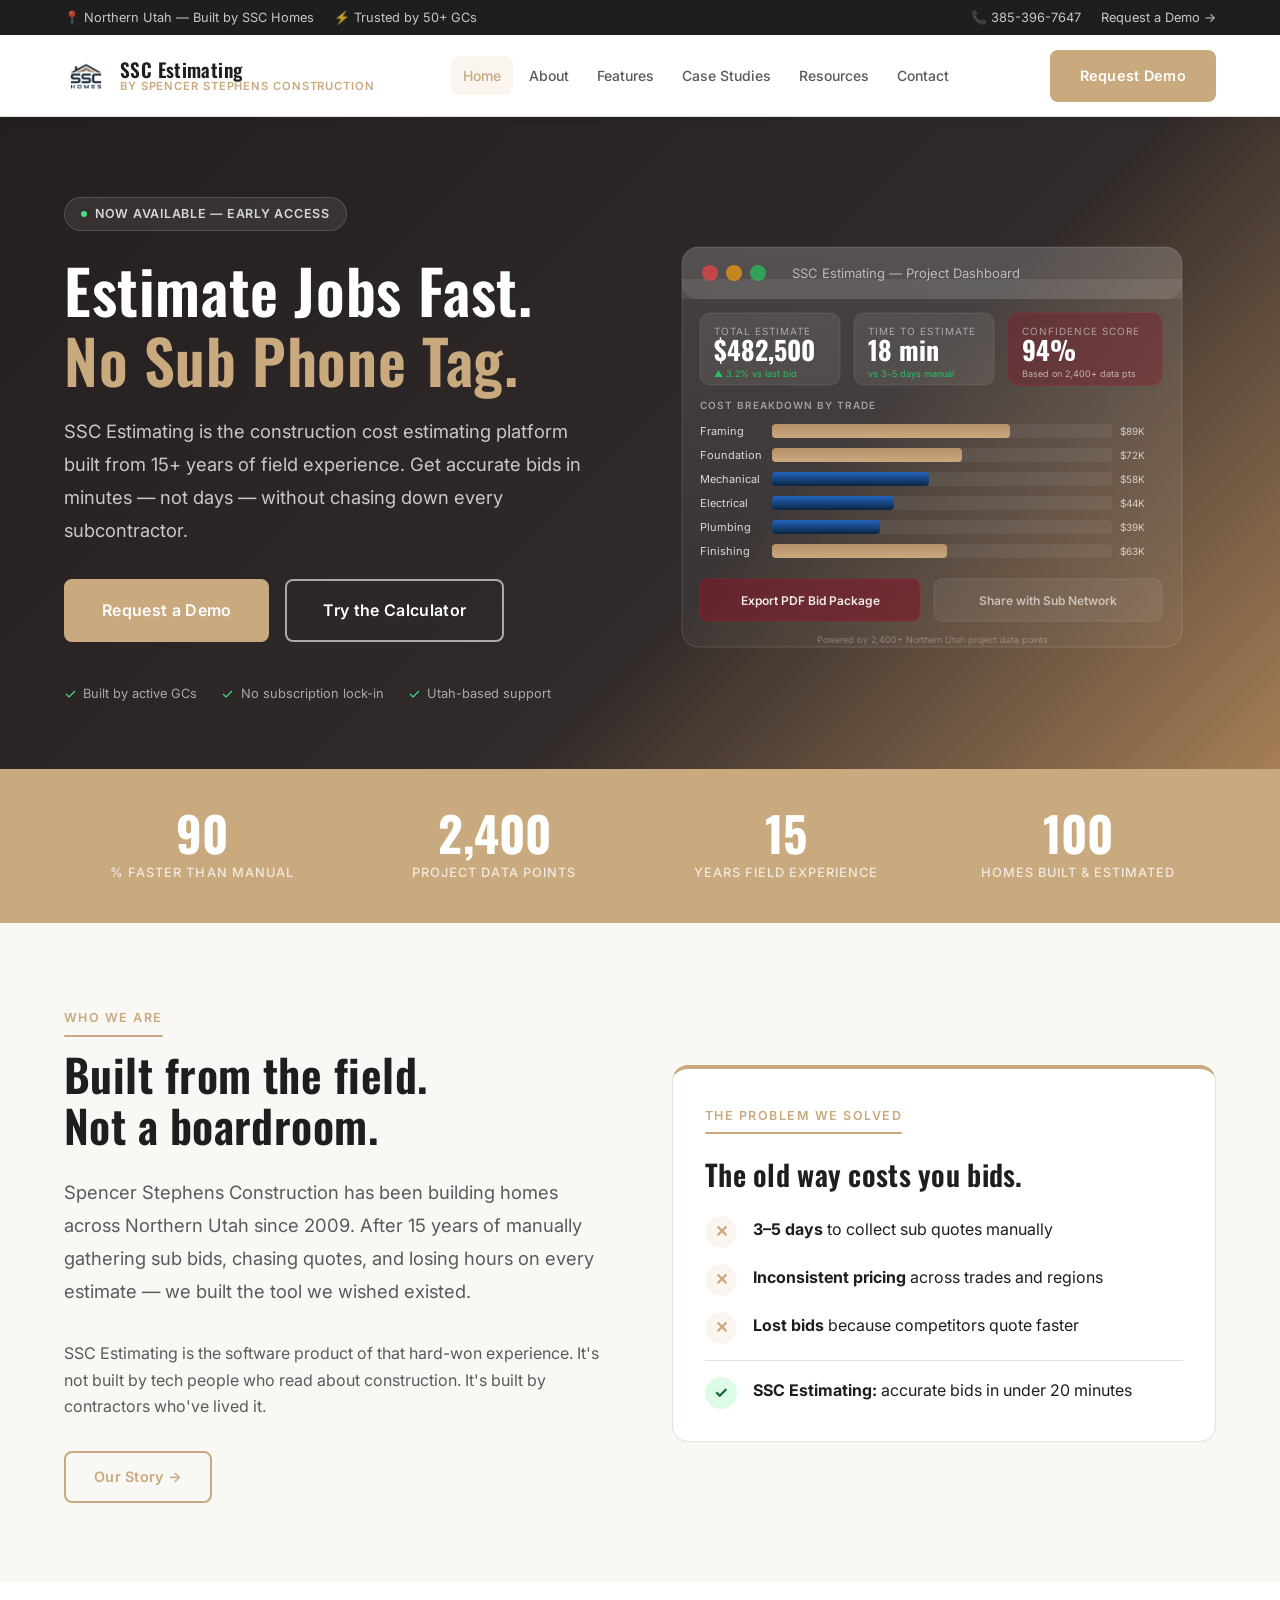
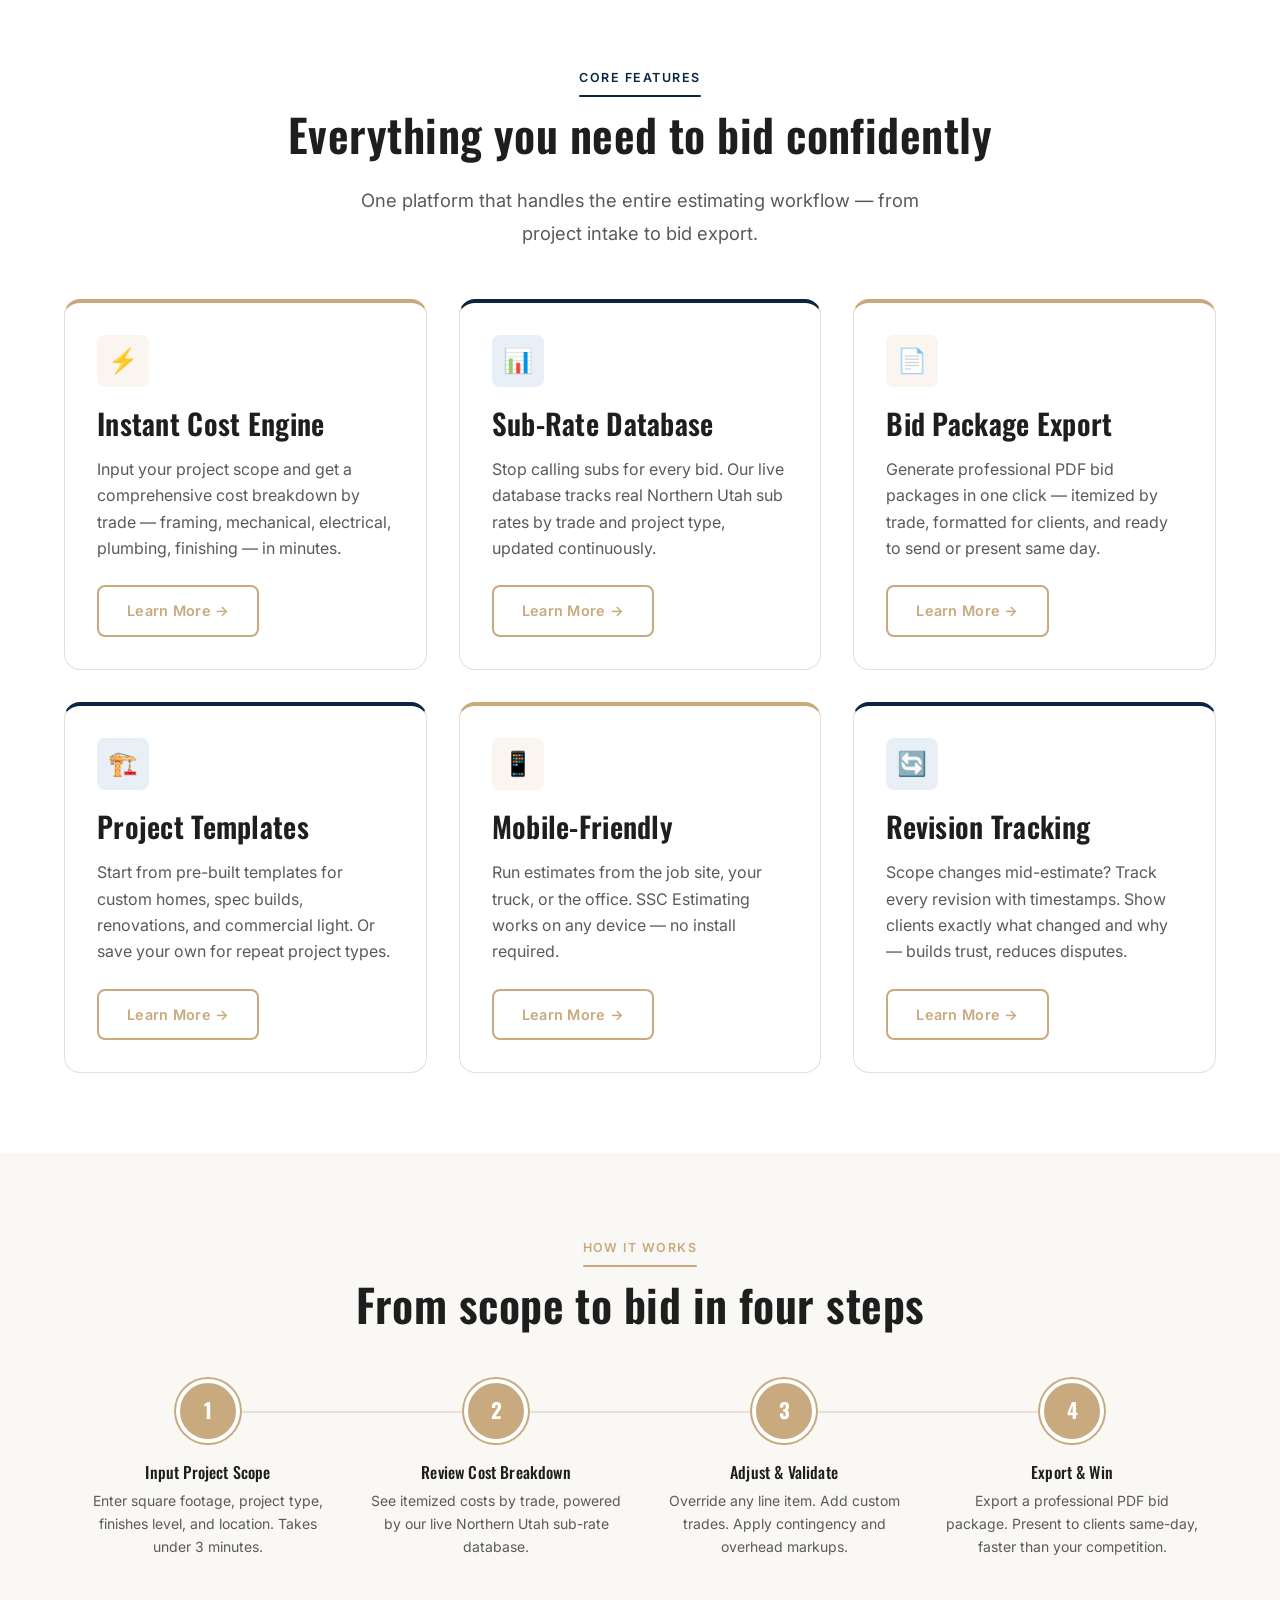
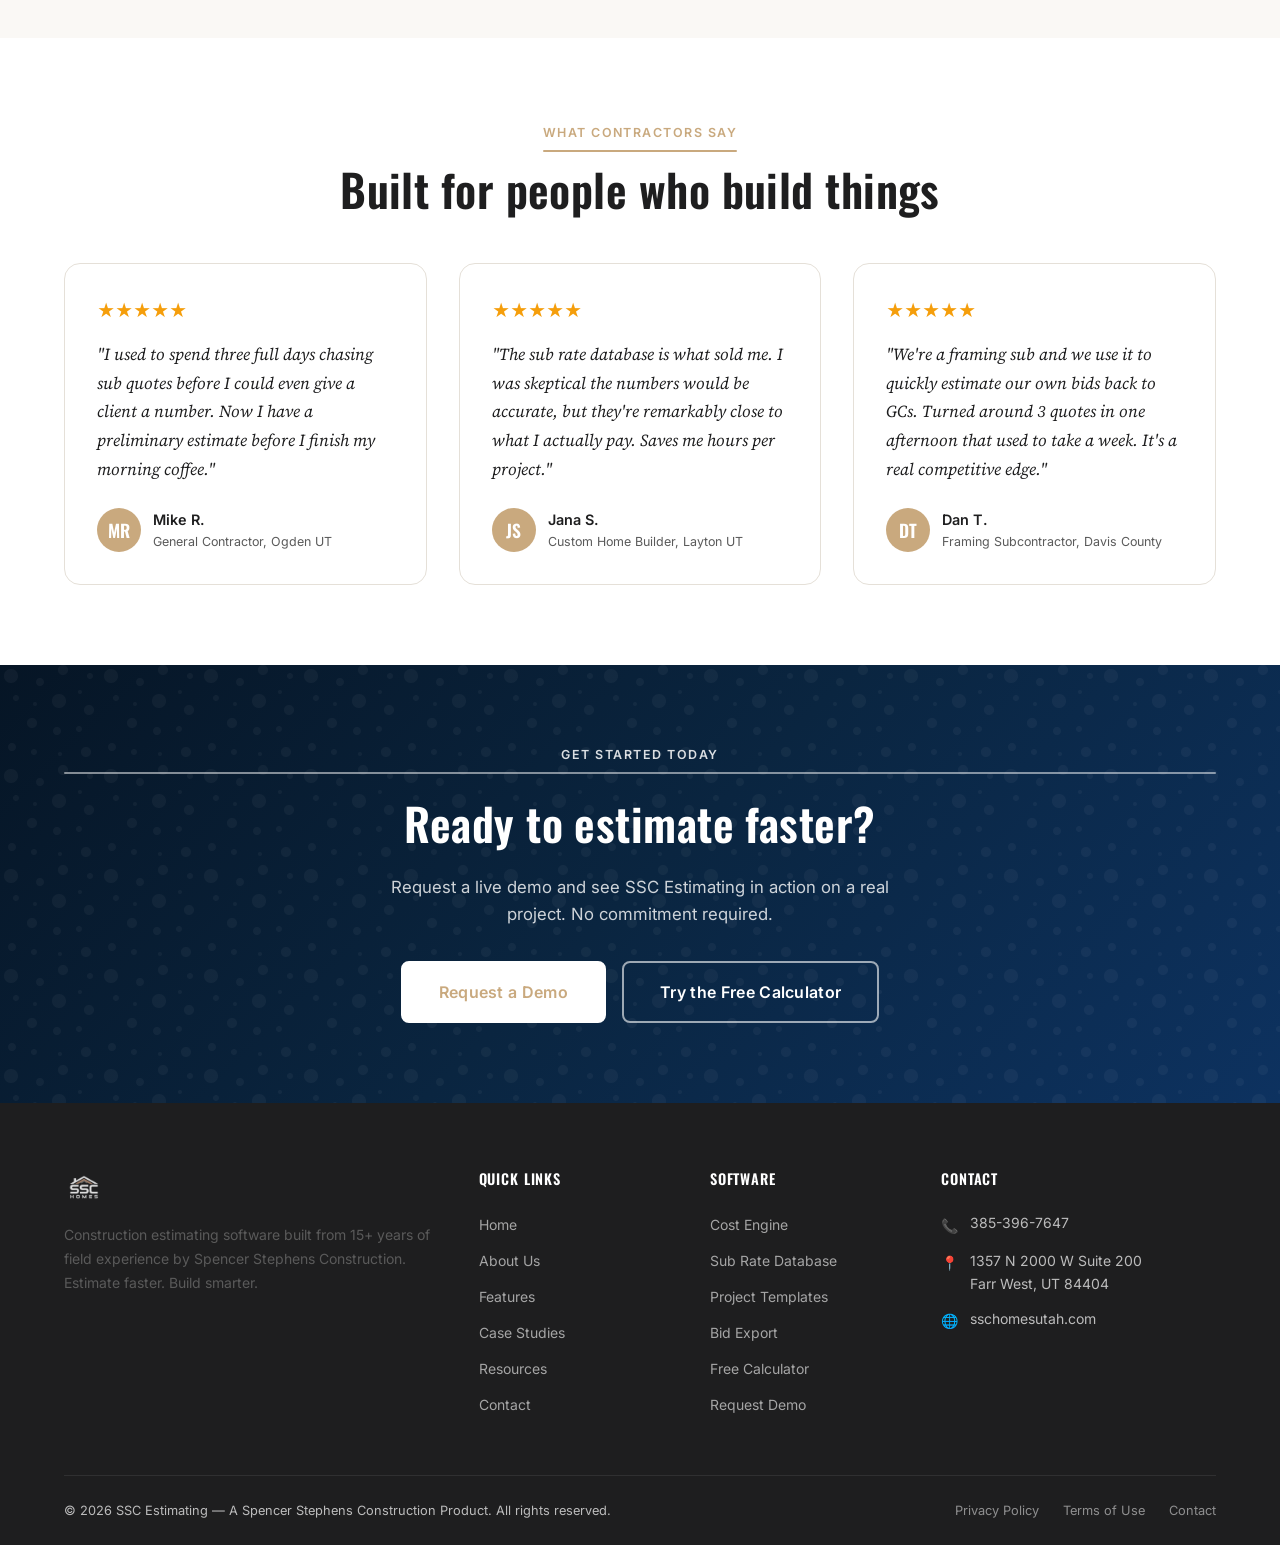
<file: index.html>
<!DOCTYPE html>
<html lang="en">
<head>
  <meta charset="UTF-8" />
  <meta name="viewport" content="width=device-width, initial-scale=1.0" />
  <title>SSC Estimating — Construction Estimating Software for GCs & Subs</title>
  <meta name="description" content="SSC Estimating delivers automated construction cost estimating software built by contractors, for contractors. Estimate jobs in minutes — no sub phone tag required." />
  <meta property="og:title" content="SSC Estimating — Estimate Faster. Build Smarter." />
  <meta property="og:description" content="Automated construction estimating software for general contractors and subcontractors. Built on 15+ years of field experience." />
  <meta property="og:type" content="website" />
  <meta property="og:image" content="images/logo-white-bg.png" />
  <link rel="canonical" href="https://sscestimating.com/" />
  <link rel="stylesheet" href="css/style.css" />
</head>
<body>
  <a href="#main-content" class="skip-link">Skip to main content</a>

  <!-- Top Bar -->
  <div class="top-bar">
    <div class="container">
      <div class="top-bar-left">
        <span class="top-bar-item">📍 Northern Utah — Built by SSC Homes</span>
        <span class="top-bar-item">⚡ Trusted by 50+ GCs</span>
      </div>
      <div class="top-bar-right">
        <a href="tel:3853967647" class="top-bar-item">📞 385-396-7647</a>
        <a href="contact.html" class="top-bar-item">Request a Demo →</a>
      </div>
    </div>
  </div>

  <!-- Navigation -->
  <nav class="nav" role="navigation" aria-label="Main navigation">
    <div class="nav-inner">
      <a href="index.html" class="nav-logo" aria-label="SSC Estimating home">
        <img src="images/logo-white-bg.png" alt="SSC Estimating logo" />
        <div class="nav-logo-text">
          <span class="nav-logo-title">SSC Estimating</span>
          <span class="nav-logo-sub">by Spencer Stephens Construction</span>
        </div>
      </a>
      <div class="nav-links" role="list">
        <a href="index.html" class="active" role="listitem">Home</a>
        <a href="about.html" role="listitem">About</a>
        <a href="services.html" role="listitem">Features</a>
        <a href="gallery.html" role="listitem">Case Studies</a>
        <a href="resources.html" role="listitem">Resources</a>
        <a href="contact.html" role="listitem">Contact</a>
      </div>
      <a href="contact.html" class="btn btn-primary nav-cta">Request Demo</a>
      <button class="hamburger" aria-label="Open menu" aria-expanded="false" id="hamburger">
        <span></span><span></span><span></span>
      </button>
    </div>
  </nav>

  <!-- Mobile Nav -->
  <div class="mobile-nav" id="mobileNav" role="dialog" aria-label="Mobile navigation">
    <button class="mobile-nav-close" id="mobileNavClose" aria-label="Close menu">✕</button>
    <a href="index.html">Home</a>
    <a href="about.html">About</a>
    <a href="services.html">Features</a>
    <a href="gallery.html">Case Studies</a>
    <a href="resources.html">Resources</a>
    <a href="contact.html">Contact</a>
    <a href="contact.html" class="btn btn-primary mt-3">Request Demo</a>
  </div>

  <main id="main-content">

    <!-- Hero -->
    <section class="hero">
      <div class="container">
        <div class="hero-inner">
          <div class="hero-content">
            <div class="hero-badge">
              <span class="hero-badge-dot"></span>
              Now Available — Early Access
            </div>
            <h1>Estimate Jobs Fast.<br /><span>No Sub Phone Tag.</span></h1>
            <p class="lead">SSC Estimating is the construction cost estimating platform built from 15+ years of field experience. Get accurate bids in minutes — not days — without chasing down every subcontractor.</p>
            <div class="hero-actions">
              <a href="contact.html" class="btn btn-primary btn-lg">Request a Demo</a>
              <a href="resources.html" class="btn btn-outline-white btn-lg">Try the Calculator</a>
            </div>
            <div class="hero-trust">
              <span class="trust-item"><span class="trust-icon">✓</span> Built by active GCs</span>
              <span class="trust-item"><span class="trust-icon">✓</span> No subscription lock-in</span>
              <span class="trust-item"><span class="trust-icon">✓</span> Utah-based support</span>
            </div>
          </div>
          <div class="hero-illustration" aria-hidden="true">
            <!-- SVG: Estimating Dashboard Diagram -->
            <svg viewBox="0 0 520 420" xmlns="http://www.w3.org/2000/svg" style="width:100%;max-width:520px;">
              <defs>
                <linearGradient id="cardGrad" x1="0" y1="0" x2="0" y2="1">
                  <stop offset="0%" stop-color="#ffffff" stop-opacity="0.12"/>
                  <stop offset="100%" stop-color="#ffffff" stop-opacity="0.04"/>
                </linearGradient>
                <linearGradient id="barGrad" x1="0" y1="0" x2="0" y2="1">
                  <stop offset="0%" stop-color="#B8906A"/>
                  <stop offset="100%" stop-color="#C9A97E"/>
                </linearGradient>
                <linearGradient id="barGrad2" x1="0" y1="0" x2="0" y2="1">
                  <stop offset="0%" stop-color="#2563c0"/>
                  <stop offset="100%" stop-color="#0A2540"/>
                </linearGradient>
              </defs>

              <!-- Main dashboard card -->
              <rect x="10" y="10" width="500" height="400" rx="16" fill="url(#cardGrad)" stroke="rgba(255,255,255,0.15)" stroke-width="1"/>

              <!-- Header bar -->
              <rect x="10" y="10" width="500" height="52" rx="16" fill="rgba(255,255,255,0.08)"/>
              <rect x="10" y="42" width="500" height="20" fill="rgba(255,255,255,0.08)"/>
              <circle cx="38" cy="36" r="8" fill="#ef4444" opacity="0.7"/>
              <circle cx="62" cy="36" r="8" fill="#f59e0b" opacity="0.7"/>
              <circle cx="86" cy="36" r="8" fill="#22c55e" opacity="0.7"/>
              <text x="120" y="41" font-family="Inter,sans-serif" font-size="13" fill="rgba(255,255,255,0.6)">SSC Estimating — Project Dashboard</text>

              <!-- Estimate summary boxes -->
              <rect x="28" y="76" width="140" height="72" rx="10" fill="rgba(255,255,255,0.08)" stroke="rgba(255,255,255,0.1)" stroke-width="1"/>
              <text x="42" y="98" font-family="Inter,sans-serif" font-size="10" fill="rgba(255,255,255,0.5)" letter-spacing="1">TOTAL ESTIMATE</text>
              <text x="42" y="124" font-family="Oswald,sans-serif" font-size="26" font-weight="700" fill="#ffffff">$482,500</text>
              <text x="42" y="140" font-family="Inter,sans-serif" font-size="9" fill="#22c55e">▲ 3.2% vs last bid</text>

              <rect x="182" y="76" width="140" height="72" rx="10" fill="rgba(255,255,255,0.08)" stroke="rgba(255,255,255,0.1)" stroke-width="1"/>
              <text x="196" y="98" font-family="Inter,sans-serif" font-size="10" fill="rgba(255,255,255,0.5)" letter-spacing="1">TIME TO ESTIMATE</text>
              <text x="196" y="124" font-family="Oswald,sans-serif" font-size="26" font-weight="700" fill="#ffffff">18 min</text>
              <text x="196" y="140" font-family="Inter,sans-serif" font-size="9" fill="#22c55e">vs 3–5 days manual</text>

              <rect x="336" y="76" width="154" height="72" rx="10" fill="rgba(125,26,40,0.4)" stroke="rgba(160,34,51,0.5)" stroke-width="1"/>
              <text x="350" y="98" font-family="Inter,sans-serif" font-size="10" fill="rgba(255,255,255,0.5)" letter-spacing="1">CONFIDENCE SCORE</text>
              <text x="350" y="124" font-family="Oswald,sans-serif" font-size="26" font-weight="700" fill="#ffffff">94%</text>
              <text x="350" y="140" font-family="Inter,sans-serif" font-size="9" fill="rgba(255,255,255,0.6)">Based on 2,400+ data pts</text>

              <!-- Cost breakdown bars -->
              <text x="28" y="172" font-family="Inter,sans-serif" font-size="10" font-weight="600" fill="rgba(255,255,255,0.5)" letter-spacing="1">COST BREAKDOWN BY TRADE</text>

              <!-- Framing -->
              <text x="28" y="198" font-family="Inter,sans-serif" font-size="11" fill="rgba(255,255,255,0.8)">Framing</text>
              <rect x="100" y="187" width="340" height="14" rx="4" fill="rgba(255,255,255,0.06)"/>
              <rect x="100" y="187" width="238" height="14" rx="4" fill="url(#barGrad)"/>
              <text x="448" y="198" font-family="Inter,sans-serif" font-size="10" fill="rgba(255,255,255,0.7)">$89K</text>

              <!-- Foundation -->
              <text x="28" y="222" font-family="Inter,sans-serif" font-size="11" fill="rgba(255,255,255,0.8)">Foundation</text>
              <rect x="100" y="211" width="340" height="14" rx="4" fill="rgba(255,255,255,0.06)"/>
              <rect x="100" y="211" width="190" height="14" rx="4" fill="url(#barGrad)"/>
              <text x="448" y="222" font-family="Inter,sans-serif" font-size="10" fill="rgba(255,255,255,0.7)">$72K</text>

              <!-- Mechanical -->
              <text x="28" y="246" font-family="Inter,sans-serif" font-size="11" fill="rgba(255,255,255,0.8)">Mechanical</text>
              <rect x="100" y="235" width="340" height="14" rx="4" fill="rgba(255,255,255,0.06)"/>
              <rect x="100" y="235" width="157" height="14" rx="4" fill="url(#barGrad2)"/>
              <text x="448" y="246" font-family="Inter,sans-serif" font-size="10" fill="rgba(255,255,255,0.7)">$58K</text>

              <!-- Electrical -->
              <text x="28" y="270" font-family="Inter,sans-serif" font-size="11" fill="rgba(255,255,255,0.8)">Electrical</text>
              <rect x="100" y="259" width="340" height="14" rx="4" fill="rgba(255,255,255,0.06)"/>
              <rect x="100" y="259" width="122" height="14" rx="4" fill="url(#barGrad2)"/>
              <text x="448" y="270" font-family="Inter,sans-serif" font-size="10" fill="rgba(255,255,255,0.7)">$44K</text>

              <!-- Plumbing -->
              <text x="28" y="294" font-family="Inter,sans-serif" font-size="11" fill="rgba(255,255,255,0.8)">Plumbing</text>
              <rect x="100" y="283" width="340" height="14" rx="4" fill="rgba(255,255,255,0.06)"/>
              <rect x="100" y="283" width="108" height="14" rx="4" fill="url(#barGrad2)"/>
              <text x="448" y="294" font-family="Inter,sans-serif" font-size="10" fill="rgba(255,255,255,0.7)">$39K</text>

              <!-- Finishing -->
              <text x="28" y="318" font-family="Inter,sans-serif" font-size="11" fill="rgba(255,255,255,0.8)">Finishing</text>
              <rect x="100" y="307" width="340" height="14" rx="4" fill="rgba(255,255,255,0.06)"/>
              <rect x="100" y="307" width="175" height="14" rx="4" fill="url(#barGrad)"/>
              <text x="448" y="318" font-family="Inter,sans-serif" font-size="10" fill="rgba(255,255,255,0.7)">$63K</text>

              <!-- Bottom action bar -->
              <rect x="28" y="342" width="220" height="42" rx="8" fill="rgba(125,26,40,0.6)" stroke="rgba(160,34,51,0.5)" stroke-width="1"/>
              <text x="138" y="368" font-family="Inter,sans-serif" font-size="12" font-weight="600" fill="rgba(255,255,255,0.9)" text-anchor="middle">Export PDF Bid Package</text>

              <rect x="262" y="342" width="228" height="42" rx="8" fill="rgba(255,255,255,0.06)" stroke="rgba(255,255,255,0.1)" stroke-width="1"/>
              <text x="376" y="368" font-family="Inter,sans-serif" font-size="12" font-weight="600" fill="rgba(255,255,255,0.6)" text-anchor="middle">Share with Sub Network</text>

              <!-- Data points label -->
              <text x="260" y="406" font-family="Inter,sans-serif" font-size="9" fill="rgba(255,255,255,0.3)" text-anchor="middle">Powered by 2,400+ Northern Utah project data points</text>
            </svg>
          </div>
        </div>
      </div>
    </section>

    <!-- Stats Strip -->
    <div class="stats-strip">
      <div class="container">
        <div class="stats-grid">
          <div class="stat-item reveal">
            <div class="stat-number" data-target="90">0</div>
            <div class="stat-label">% Faster Than Manual</div>
          </div>
          <div class="stat-item reveal reveal-delay-1">
            <div class="stat-number" data-target="2400">0</div>
            <div class="stat-label">Project Data Points</div>
          </div>
          <div class="stat-item reveal reveal-delay-2">
            <div class="stat-number" data-target="15">0</div>
            <div class="stat-label">Years Field Experience</div>
          </div>
          <div class="stat-item reveal reveal-delay-3">
            <div class="stat-number" data-target="100">0</div>
            <div class="stat-label">Homes Built &amp; Estimated</div>
          </div>
        </div>
      </div>
    </div>

    <!-- About Preview -->
    <section class="section section-cream">
      <div class="container">
        <div class="grid-2" style="align-items:center; gap:4rem;">
          <div class="reveal">
            <span class="section-label">Who We Are</span>
            <h2 class="mb-3">Built from the field.<br />Not a boardroom.</h2>
            <p class="lead mb-4">Spencer Stephens Construction has been building homes across Northern Utah since 2009. After 15 years of manually gathering sub bids, chasing quotes, and losing hours on every estimate — we built the tool we wished existed.</p>
            <p class="mb-4">SSC Estimating is the software product of that hard-won experience. It's not built by tech people who read about construction. It's built by contractors who've lived it.</p>
            <a href="about.html" class="btn btn-outline">Our Story →</a>
          </div>
          <div class="reveal reveal-delay-2">
            <div class="card card-accent">
              <div class="section-label mb-3">The Problem We Solved</div>
              <h3 class="mb-3">The old way costs you bids.</h3>
              <div style="display:flex; flex-direction:column; gap:1rem;">
                <div style="display:flex; gap:1rem; align-items:flex-start;">
                  <div style="width:32px;height:32px;border-radius:50%;background:var(--primary-light);color:var(--primary);display:flex;align-items:center;justify-content:center;flex-shrink:0;font-weight:700;">✕</div>
                  <div>
                    <strong>3–5 days</strong> to collect sub quotes manually
                  </div>
                </div>
                <div style="display:flex; gap:1rem; align-items:flex-start;">
                  <div style="width:32px;height:32px;border-radius:50%;background:var(--primary-light);color:var(--primary);display:flex;align-items:center;justify-content:center;flex-shrink:0;font-weight:700;">✕</div>
                  <div>
                    <strong>Inconsistent pricing</strong> across trades and regions
                  </div>
                </div>
                <div style="display:flex; gap:1rem; align-items:flex-start;">
                  <div style="width:32px;height:32px;border-radius:50%;background:var(--primary-light);color:var(--primary);display:flex;align-items:center;justify-content:center;flex-shrink:0;font-weight:700;">✕</div>
                  <div>
                    <strong>Lost bids</strong> because competitors quote faster
                  </div>
                </div>
                <div style="height:1px;background:var(--border);"></div>
                <div style="display:flex; gap:1rem; align-items:flex-start;">
                  <div style="width:32px;height:32px;border-radius:50%;background:#dcfce7;color:#166534;display:flex;align-items:center;justify-content:center;flex-shrink:0;font-weight:700;">✓</div>
                  <div>
                    <strong>SSC Estimating:</strong> accurate bids in under 20 minutes
                  </div>
                </div>
              </div>
            </div>
          </div>
        </div>
      </div>
    </section>

    <!-- Features Preview -->
    <section class="section">
      <div class="container">
        <div class="text-center mb-5 reveal">
          <span class="section-label accent">Core Features</span>
          <h2 class="mb-3">Everything you need to bid confidently</h2>
          <p class="lead max-600 mx-auto">One platform that handles the entire estimating workflow — from project intake to bid export.</p>
        </div>
        <div class="grid-3">
          <div class="card card-accent reveal">
            <div class="feature-icon feature-icon-primary" aria-hidden="true">⚡</div>
            <h3 class="mb-2">Instant Cost Engine</h3>
            <p>Input your project scope and get a comprehensive cost breakdown by trade — framing, mechanical, electrical, plumbing, finishing — in minutes.</p>
            <a href="services.html" class="btn btn-outline mt-3">Learn More →</a>
          </div>
          <div class="card card-blue reveal reveal-delay-1">
            <div class="feature-icon feature-icon-accent" aria-hidden="true">📊</div>
            <h3 class="mb-2">Sub-Rate Database</h3>
            <p>Stop calling subs for every bid. Our live database tracks real Northern Utah sub rates by trade and project type, updated continuously.</p>
            <a href="services.html" class="btn btn-outline mt-3">Learn More →</a>
          </div>
          <div class="card card-accent reveal reveal-delay-2">
            <div class="feature-icon feature-icon-primary" aria-hidden="true">📄</div>
            <h3 class="mb-2">Bid Package Export</h3>
            <p>Generate professional PDF bid packages in one click — itemized by trade, formatted for clients, and ready to send or present same day.</p>
            <a href="services.html" class="btn btn-outline mt-3">Learn More →</a>
          </div>
          <div class="card card-blue reveal">
            <div class="feature-icon feature-icon-accent" aria-hidden="true">🏗️</div>
            <h3 class="mb-2">Project Templates</h3>
            <p>Start from pre-built templates for custom homes, spec builds, renovations, and commercial light. Or save your own for repeat project types.</p>
            <a href="services.html" class="btn btn-outline mt-3">Learn More →</a>
          </div>
          <div class="card card-accent reveal reveal-delay-1">
            <div class="feature-icon feature-icon-primary" aria-hidden="true">📱</div>
            <h3 class="mb-2">Mobile-Friendly</h3>
            <p>Run estimates from the job site, your truck, or the office. SSC Estimating works on any device — no install required.</p>
            <a href="services.html" class="btn btn-outline mt-3">Learn More →</a>
          </div>
          <div class="card card-blue reveal reveal-delay-2">
            <div class="feature-icon feature-icon-accent" aria-hidden="true">🔄</div>
            <h3 class="mb-2">Revision Tracking</h3>
            <p>Scope changes mid-estimate? Track every revision with timestamps. Show clients exactly what changed and why — builds trust, reduces disputes.</p>
            <a href="services.html" class="btn btn-outline mt-3">Learn More →</a>
          </div>
        </div>
      </div>
    </section>

    <!-- How It Works -->
    <section class="section section-cream">
      <div class="container">
        <div class="text-center mb-5 reveal">
          <span class="section-label">How It Works</span>
          <h2>From scope to bid in four steps</h2>
        </div>
        <div class="process-steps reveal">
          <div class="process-step">
            <div class="step-number">1</div>
            <h4>Input Project Scope</h4>
            <p>Enter square footage, project type, finishes level, and location. Takes under 3 minutes.</p>
          </div>
          <div class="process-step">
            <div class="step-number">2</div>
            <h4>Review Cost Breakdown</h4>
            <p>See itemized costs by trade, powered by our live Northern Utah sub-rate database.</p>
          </div>
          <div class="process-step">
            <div class="step-number">3</div>
            <h4>Adjust &amp; Validate</h4>
            <p>Override any line item. Add custom trades. Apply contingency and overhead markups.</p>
          </div>
          <div class="process-step">
            <div class="step-number">4</div>
            <h4>Export &amp; Win</h4>
            <p>Export a professional PDF bid package. Present to clients same-day, faster than your competition.</p>
          </div>
        </div>
      </div>
    </section>

    <!-- Testimonials -->
    <section class="section">
      <div class="container">
        <div class="text-center mb-5 reveal">
          <span class="section-label">What Contractors Say</span>
          <h2>Built for people who build things</h2>
        </div>
        <div class="grid-3">
          <div class="testimonial-card reveal">
            <div class="testimonial-stars" aria-label="5 stars">★★★★★</div>
            <p class="testimonial-text">"I used to spend three full days chasing sub quotes before I could even give a client a number. Now I have a preliminary estimate before I finish my morning coffee."</p>
            <div class="testimonial-author">
              <div class="testimonial-avatar" aria-hidden="true">MR</div>
              <div>
                <div class="testimonial-name">Mike R.</div>
                <div class="testimonial-title">General Contractor, Ogden UT</div>
              </div>
            </div>
          </div>
          <div class="testimonial-card reveal reveal-delay-1">
            <div class="testimonial-stars" aria-label="5 stars">★★★★★</div>
            <p class="testimonial-text">"The sub rate database is what sold me. I was skeptical the numbers would be accurate, but they're remarkably close to what I actually pay. Saves me hours per project."</p>
            <div class="testimonial-author">
              <div class="testimonial-avatar" aria-hidden="true">JS</div>
              <div>
                <div class="testimonial-name">Jana S.</div>
                <div class="testimonial-title">Custom Home Builder, Layton UT</div>
              </div>
            </div>
          </div>
          <div class="testimonial-card reveal reveal-delay-2">
            <div class="testimonial-stars" aria-label="5 stars">★★★★★</div>
            <p class="testimonial-text">"We're a framing sub and we use it to quickly estimate our own bids back to GCs. Turned around 3 quotes in one afternoon that used to take a week. It's a real competitive edge."</p>
            <div class="testimonial-author">
              <div class="testimonial-avatar" aria-hidden="true">DT</div>
              <div>
                <div class="testimonial-name">Dan T.</div>
                <div class="testimonial-title">Framing Subcontractor, Davis County</div>
              </div>
            </div>
          </div>
        </div>
      </div>
    </section>

    <!-- CTA -->
    <section class="cta-section">
      <div class="container">
        <span class="section-label white mb-3" style="display:block;">Get Started Today</span>
        <h2 class="mb-3">Ready to estimate faster?</h2>
        <p>Request a live demo and see SSC Estimating in action on a real project. No commitment required.</p>
        <div class="cta-actions">
          <a href="contact.html" class="btn btn-white btn-lg">Request a Demo</a>
          <a href="resources.html" class="btn btn-outline-white btn-lg">Try the Free Calculator</a>
        </div>
      </div>
    </section>

  </main>

  <!-- Footer -->
  <footer>
    <div class="container">
      <div class="footer-grid">
        <div class="footer-logo">
          <img src="images/logo-white.png" alt="SSC Estimating" />
          <p>Construction estimating software built from 15+ years of field experience by Spencer Stephens Construction. Estimate faster. Build smarter.</p>
        </div>
        <div class="footer-col">
          <h5>Quick Links</h5>
          <ul>
            <li><a href="index.html">Home</a></li>
            <li><a href="about.html">About Us</a></li>
            <li><a href="services.html">Features</a></li>
            <li><a href="gallery.html">Case Studies</a></li>
            <li><a href="resources.html">Resources</a></li>
            <li><a href="contact.html">Contact</a></li>
          </ul>
        </div>
        <div class="footer-col">
          <h5>Software</h5>
          <ul>
            <li><a href="services.html#estimate-engine">Cost Engine</a></li>
            <li><a href="services.html#sub-database">Sub Rate Database</a></li>
            <li><a href="services.html#templates">Project Templates</a></li>
            <li><a href="services.html#export">Bid Export</a></li>
            <li><a href="resources.html">Free Calculator</a></li>
            <li><a href="contact.html">Request Demo</a></li>
          </ul>
        </div>
        <div class="footer-col">
          <h5>Contact</h5>
          <div class="footer-contact-item">
            <span class="footer-contact-icon">📞</span>
            <a href="tel:3853967647">385-396-7647</a>
          </div>
          <div class="footer-contact-item">
            <span class="footer-contact-icon">📍</span>
            <span>1357 N 2000 W Suite 200<br />Farr West, UT 84404</span>
          </div>
          <div class="footer-contact-item">
            <span class="footer-contact-icon">🌐</span>
            <a href="https://sschomesutah.com" target="_blank" rel="noopener">sschomesutah.com</a>
          </div>
        </div>
      </div>
      <div class="footer-bottom">
        <span>© 2026 SSC Estimating — A Spencer Stephens Construction Product. All rights reserved.</span>
        <div style="display:flex;gap:1.5rem;">
          <a href="#">Privacy Policy</a>
          <a href="#">Terms of Use</a>
          <a href="contact.html">Contact</a>
        </div>
      </div>
    </div>
  </footer>

  <script src="js/main.js"></script>
</body>
</html>
</file>
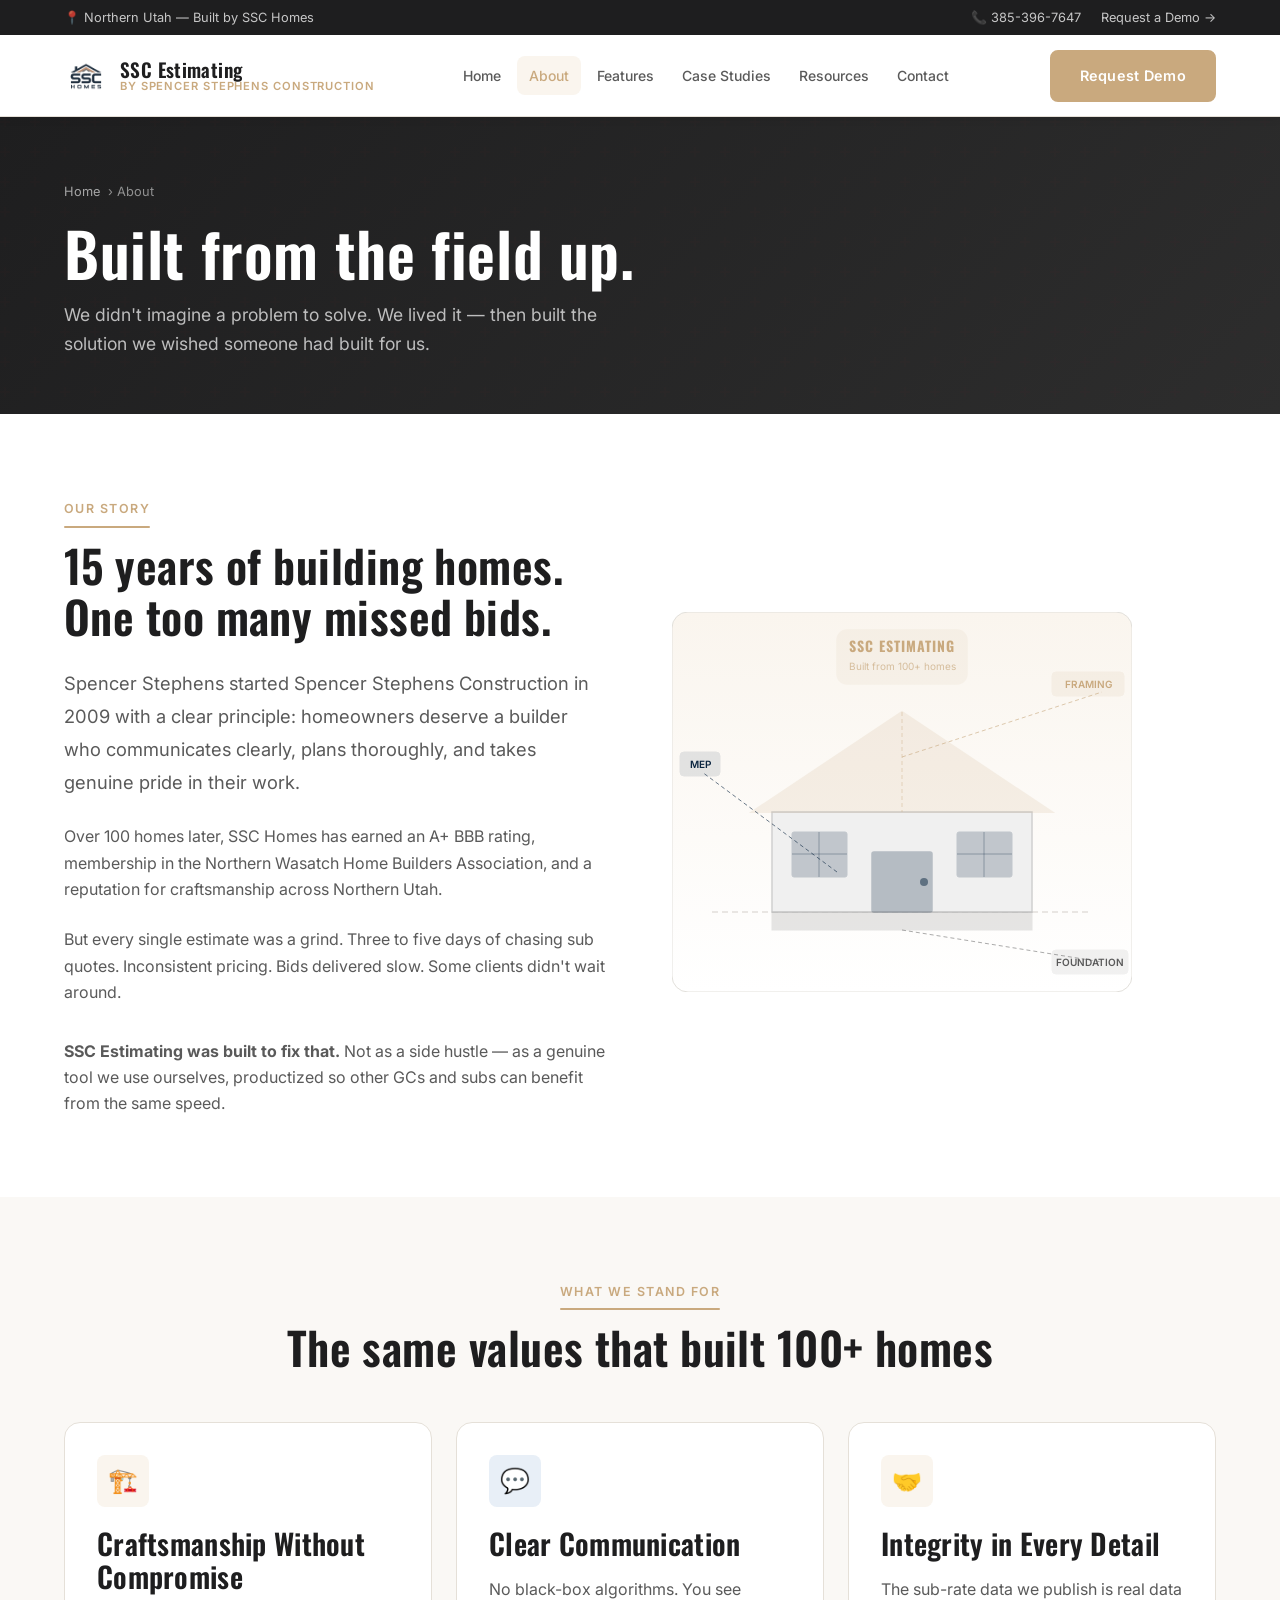
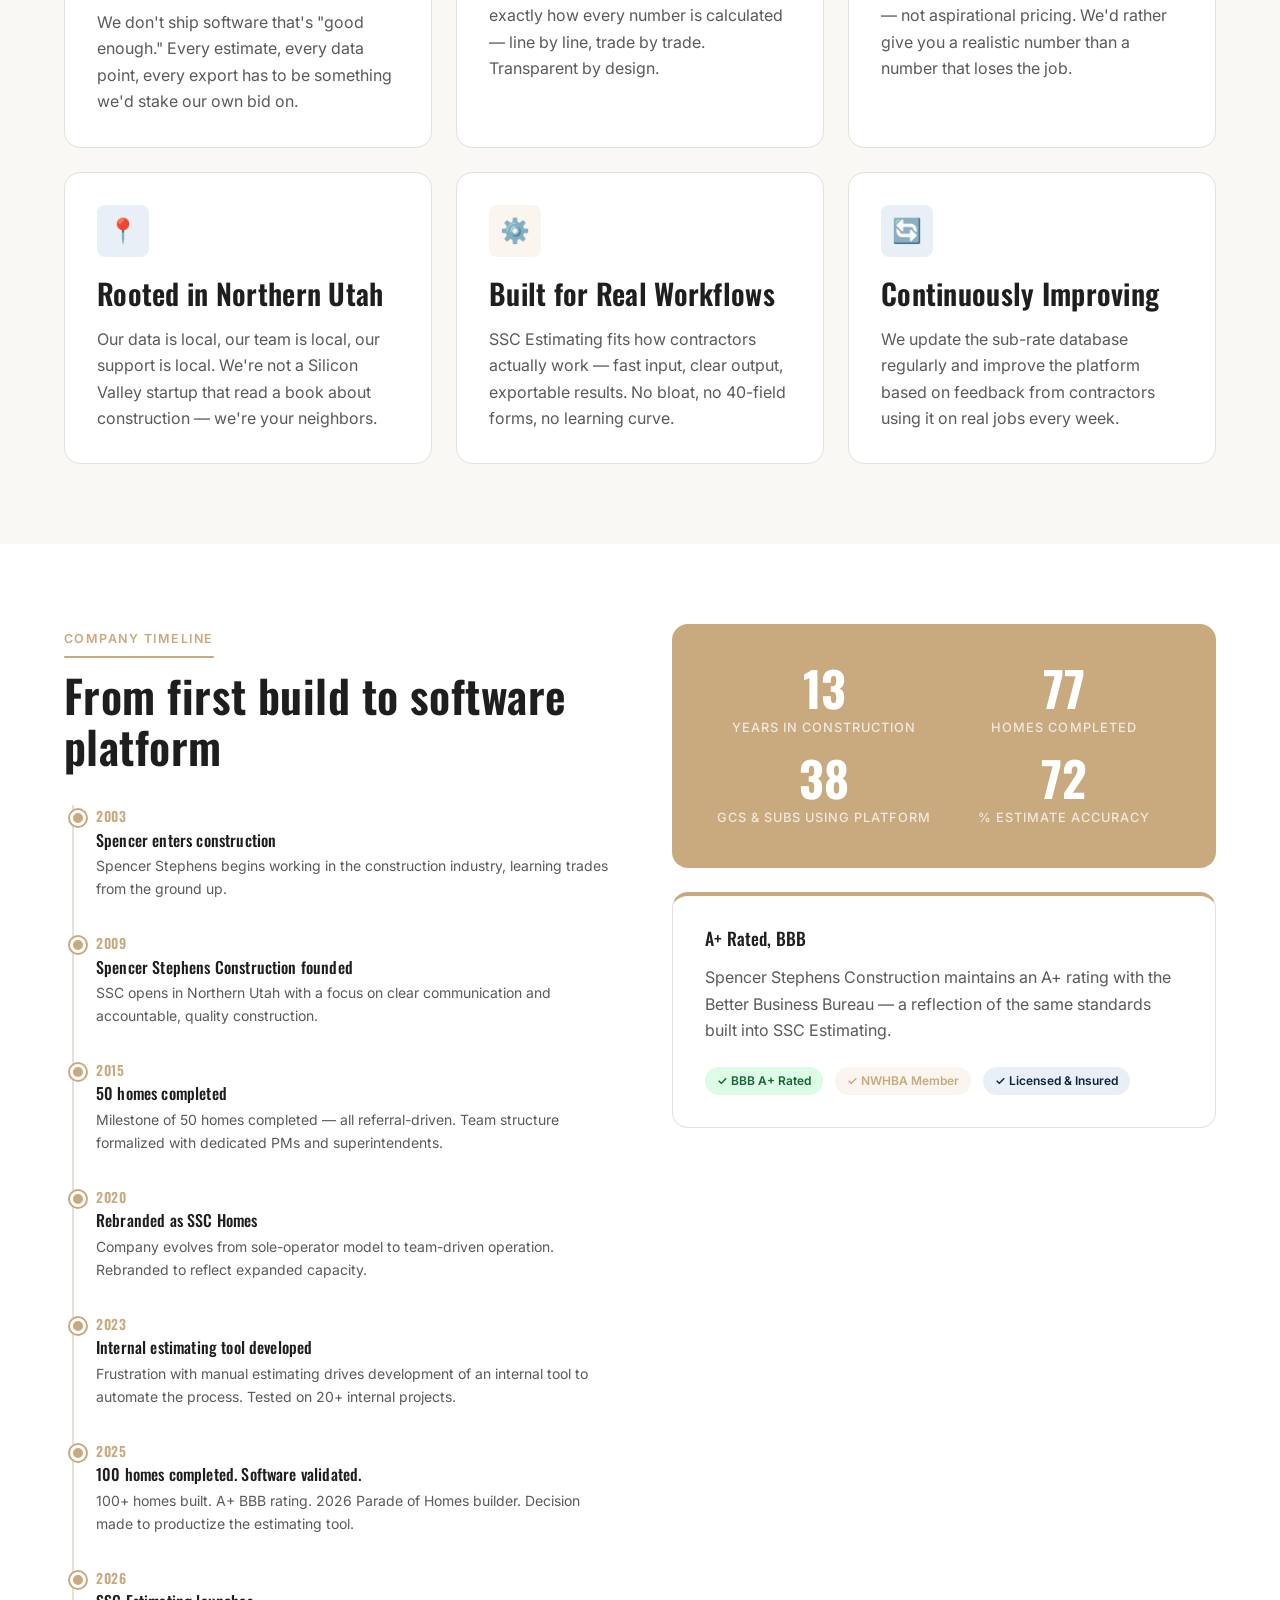
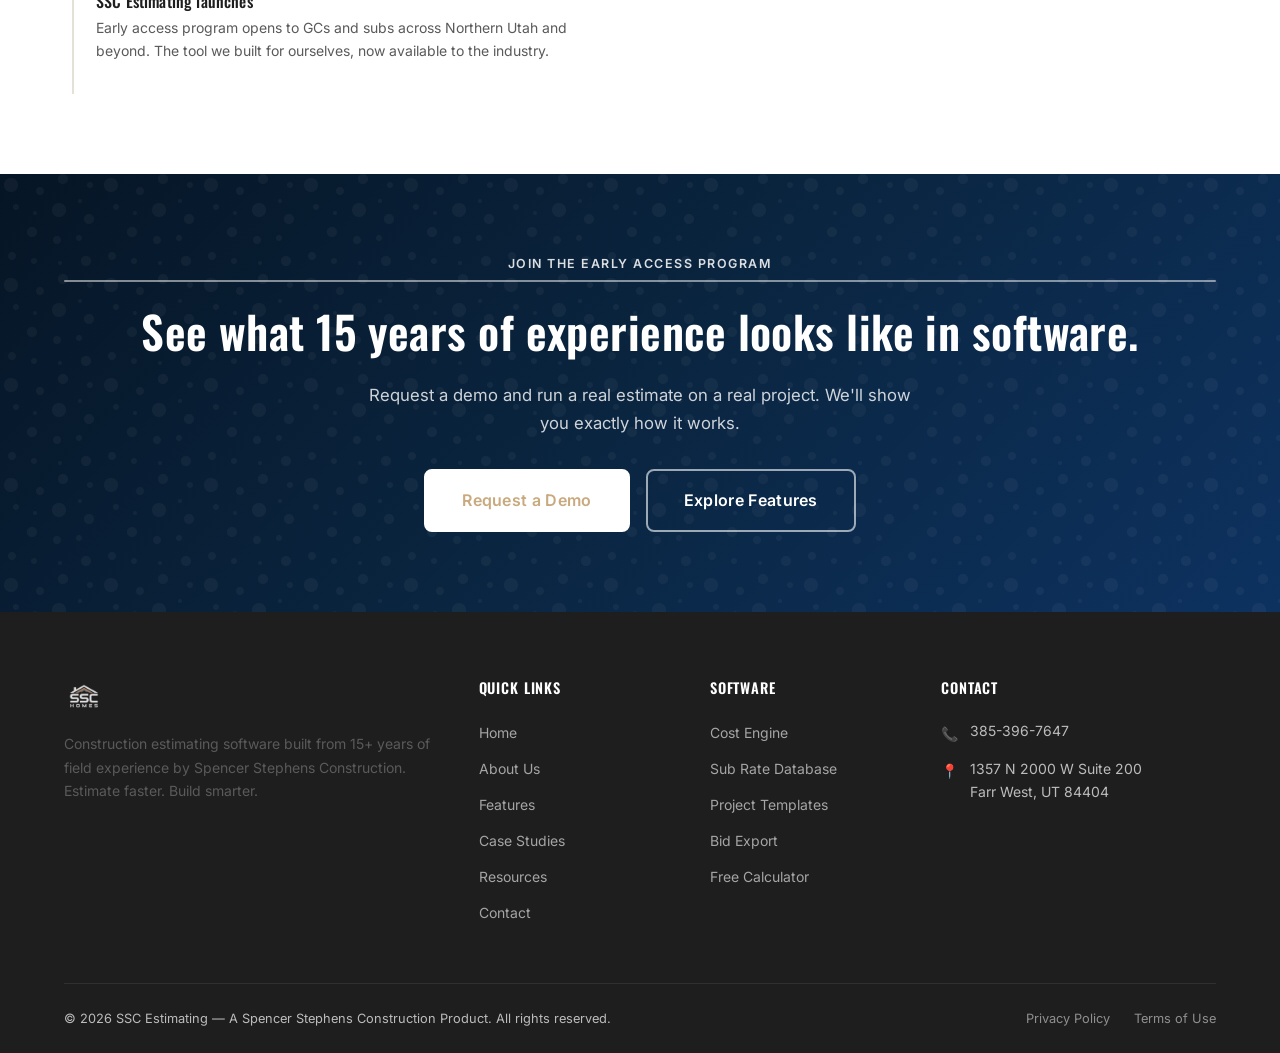
<file: about.html>
<!DOCTYPE html>
<html lang="en">
<head>
  <meta charset="UTF-8" />
  <meta name="viewport" content="width=device-width, initial-scale=1.0" />
  <title>About SSC Estimating — Built by Contractors, for Contractors</title>
  <meta name="description" content="SSC Estimating was born out of 15+ years of residential construction experience by Spencer Stephens Construction in Northern Utah. Learn our story." />
  <meta property="og:title" content="About SSC Estimating" />
  <meta property="og:description" content="Built by active GCs with 15+ years of field experience in Northern Utah." />
  <meta property="og:type" content="website" />
  <link rel="canonical" href="https://sscestimating.com/about.html" />
  <link rel="stylesheet" href="css/style.css" />
</head>
<body>
  <a href="#main-content" class="skip-link">Skip to main content</a>

  <!-- Top Bar -->
  <div class="top-bar">
    <div class="container">
      <div class="top-bar-left">
        <span class="top-bar-item">📍 Northern Utah — Built by SSC Homes</span>
      </div>
      <div class="top-bar-right">
        <a href="tel:3853967647" class="top-bar-item">📞 385-396-7647</a>
        <a href="contact.html" class="top-bar-item">Request a Demo →</a>
      </div>
    </div>
  </div>

  <!-- Navigation -->
  <nav class="nav" role="navigation" aria-label="Main navigation">
    <div class="nav-inner">
      <a href="index.html" class="nav-logo" aria-label="SSC Estimating home">
        <img src="images/logo-white-bg.png" alt="SSC Estimating logo" />
        <div class="nav-logo-text">
          <span class="nav-logo-title">SSC Estimating</span>
          <span class="nav-logo-sub">by Spencer Stephens Construction</span>
        </div>
      </a>
      <div class="nav-links">
        <a href="index.html">Home</a>
        <a href="about.html" class="active">About</a>
        <a href="services.html">Features</a>
        <a href="gallery.html">Case Studies</a>
        <a href="resources.html">Resources</a>
        <a href="contact.html">Contact</a>
      </div>
      <a href="contact.html" class="btn btn-primary nav-cta">Request Demo</a>
      <button class="hamburger" aria-label="Open menu" aria-expanded="false" id="hamburger">
        <span></span><span></span><span></span>
      </button>
    </div>
  </nav>

  <div class="mobile-nav" id="mobileNav" role="dialog" aria-label="Mobile navigation">
    <button class="mobile-nav-close" id="mobileNavClose" aria-label="Close menu">✕</button>
    <a href="index.html">Home</a>
    <a href="about.html">About</a>
    <a href="services.html">Features</a>
    <a href="gallery.html">Case Studies</a>
    <a href="resources.html">Resources</a>
    <a href="contact.html">Contact</a>
    <a href="contact.html" class="btn btn-primary mt-3">Request Demo</a>
  </div>

  <main id="main-content">

    <!-- Page Header -->
    <div class="page-header">
      <div class="container">
        <div class="breadcrumb"><a href="index.html">Home</a> › About</div>
        <h1>Built from the field up.</h1>
        <p>We didn't imagine a problem to solve. We lived it — then built the solution we wished someone had built for us.</p>
      </div>
    </div>

    <!-- Story Section -->
    <section class="section">
      <div class="container">
        <div class="grid-2" style="align-items:center; gap:4rem;">
          <div class="reveal">
            <span class="section-label">Our Story</span>
            <h2 class="mb-3">15 years of building homes.<br />One too many missed bids.</h2>
            <p class="lead mb-3">Spencer Stephens started Spencer Stephens Construction in 2009 with a clear principle: homeowners deserve a builder who communicates clearly, plans thoroughly, and takes genuine pride in their work.</p>
            <p class="mb-3">Over 100 homes later, SSC Homes has earned an A+ BBB rating, membership in the Northern Wasatch Home Builders Association, and a reputation for craftsmanship across Northern Utah.</p>
            <p class="mb-4">But every single estimate was a grind. Three to five days of chasing sub quotes. Inconsistent pricing. Bids delivered slow. Some clients didn't wait around.</p>
            <p><strong>SSC Estimating was built to fix that.</strong> Not as a side hustle — as a genuine tool we use ourselves, productized so other GCs and subs can benefit from the same speed.</p>
          </div>
          <div class="reveal reveal-delay-2">
            <!-- SVG: Construction timeline / building cross-section -->
            <svg viewBox="0 0 460 380" xmlns="http://www.w3.org/2000/svg" style="width:100%;max-width:460px;">
              <defs>
                <linearGradient id="houseGrad" x1="0" y1="0" x2="0" y2="1">
                  <stop offset="0%" stop-color="#FAF5EE"/>
                  <stop offset="100%" stop-color="#ffffff"/>
                </linearGradient>
              </defs>

              <!-- Background -->
              <rect width="460" height="380" rx="16" fill="url(#houseGrad)" stroke="#e2e0db" stroke-width="1"/>

              <!-- Ground line -->
              <line x1="40" y1="300" x2="420" y2="300" stroke="#e2e0db" stroke-width="1.5" stroke-dasharray="6,4"/>

              <!-- House body -->
              <rect x="100" y="200" width="260" height="100" fill="#f0f0f0" stroke="#d0d0d0" stroke-width="1.5"/>

              <!-- Roof -->
              <polygon points="80,200 230,100 380,200" fill="#C9A97E" opacity="0.15" stroke="#C9A97E" stroke-width="2"/>

              <!-- Roof ridge detail -->
              <line x1="230" y1="100" x2="230" y2="200" stroke="#C9A97E" stroke-width="1" stroke-dasharray="4,3" opacity="0.4"/>

              <!-- Door -->
              <rect x="200" y="240" width="60" height="60" rx="2" fill="#0A2540" opacity="0.25" stroke="#0A2540" stroke-width="1.5"/>
              <circle cx="252" cy="270" r="4" fill="#0A2540" opacity="0.5"/>

              <!-- Windows -->
              <rect x="120" y="220" width="55" height="45" rx="2" fill="#0A2540" opacity="0.2" stroke="#0A2540" stroke-width="1"/>
              <line x1="147" y1="220" x2="147" y2="265" stroke="#0A2540" stroke-width="1" opacity="0.3"/>
              <line x1="120" y1="242" x2="175" y2="242" stroke="#0A2540" stroke-width="1" opacity="0.3"/>

              <rect x="285" y="220" width="55" height="45" rx="2" fill="#0A2540" opacity="0.2" stroke="#0A2540" stroke-width="1"/>
              <line x1="312" y1="220" x2="312" y2="265" stroke="#0A2540" stroke-width="1" opacity="0.3"/>
              <line x1="285" y1="242" x2="340" y2="242" stroke="#0A2540" stroke-width="1" opacity="0.3"/>

              <!-- Annotation: Framing -->
              <line x1="230" y1="145" x2="430" y2="80" stroke="#C9A97E" stroke-width="1" stroke-dasharray="4,3" opacity="0.6"/>
              <rect x="380" y="60" width="72" height="24" rx="4" fill="#C9A97E" opacity="0.1" stroke="#C9A97E" stroke-width="1"/>
              <text x="416" y="76" font-family="Inter,sans-serif" font-size="10" font-weight="600" fill="#C9A97E" text-anchor="middle">FRAMING</text>

              <!-- Annotation: Foundation -->
              <rect x="100" y="300" width="260" height="18" fill="#5a5a5a" opacity="0.15" stroke="#5a5a5a" stroke-width="1"/>
              <line x1="230" y1="318" x2="430" y2="350" stroke="#5a5a5a" stroke-width="1" stroke-dasharray="4,3" opacity="0.5"/>
              <rect x="380" y="338" width="76" height="24" rx="4" fill="#5a5a5a" opacity="0.08" stroke="#5a5a5a" stroke-width="1"/>
              <text x="418" y="354" font-family="Inter,sans-serif" font-size="10" font-weight="600" fill="#5a5a5a" text-anchor="middle">FOUNDATION</text>

              <!-- Annotation: MEP -->
              <line x1="165" y1="260" x2="30" y2="160" stroke="#0A2540" stroke-width="1" stroke-dasharray="4,3" opacity="0.6"/>
              <rect x="8" y="140" width="40" height="24" rx="4" fill="#0A2540" opacity="0.1" stroke="#0A2540" stroke-width="1"/>
              <text x="28" y="156" font-family="Inter,sans-serif" font-size="10" font-weight="600" fill="#0A2540" text-anchor="middle">MEP</text>

              <!-- SSC badge -->
              <rect x="165" y="18" width="130" height="54" rx="10" fill="#C9A97E" opacity="0.08" stroke="#C9A97E" stroke-width="1.5"/>
              <text x="230" y="40" font-family="Oswald,sans-serif" font-size="14" font-weight="700" fill="#C9A97E" text-anchor="middle" letter-spacing="1">SSC ESTIMATING</text>
              <text x="230" y="58" font-family="Inter,sans-serif" font-size="10" fill="#C9A97E" text-anchor="middle" opacity="0.7">Built from 100+ homes</text>
            </svg>
          </div>
        </div>
      </div>
    </section>

    <!-- Values -->
    <section class="section section-cream">
      <div class="container">
        <div class="text-center mb-5 reveal">
          <span class="section-label">What We Stand For</span>
          <h2>The same values that built 100+ homes</h2>
        </div>
        <div class="grid-3" style="gap:1.5rem;">
          <div class="card reveal">
            <div class="feature-icon feature-icon-primary" aria-hidden="true">🏗️</div>
            <h3 class="mb-2">Craftsmanship Without Compromise</h3>
            <p>We don't ship software that's "good enough." Every estimate, every data point, every export has to be something we'd stake our own bid on.</p>
          </div>
          <div class="card reveal reveal-delay-1">
            <div class="feature-icon feature-icon-accent" aria-hidden="true">💬</div>
            <h3 class="mb-2">Clear Communication</h3>
            <p>No black-box algorithms. You see exactly how every number is calculated — line by line, trade by trade. Transparent by design.</p>
          </div>
          <div class="card reveal reveal-delay-2">
            <div class="feature-icon feature-icon-primary" aria-hidden="true">🤝</div>
            <h3 class="mb-2">Integrity in Every Detail</h3>
            <p>The sub-rate data we publish is real data — not aspirational pricing. We'd rather give you a realistic number than a number that loses the job.</p>
          </div>
          <div class="card reveal">
            <div class="feature-icon feature-icon-accent" aria-hidden="true">📍</div>
            <h3 class="mb-2">Rooted in Northern Utah</h3>
            <p>Our data is local, our team is local, our support is local. We're not a Silicon Valley startup that read a book about construction — we're your neighbors.</p>
          </div>
          <div class="card reveal reveal-delay-1">
            <div class="feature-icon feature-icon-primary" aria-hidden="true">⚙️</div>
            <h3 class="mb-2">Built for Real Workflows</h3>
            <p>SSC Estimating fits how contractors actually work — fast input, clear output, exportable results. No bloat, no 40-field forms, no learning curve.</p>
          </div>
          <div class="card reveal reveal-delay-2">
            <div class="feature-icon feature-icon-accent" aria-hidden="true">🔄</div>
            <h3 class="mb-2">Continuously Improving</h3>
            <p>We update the sub-rate database regularly and improve the platform based on feedback from contractors using it on real jobs every week.</p>
          </div>
        </div>
      </div>
    </section>

    <!-- Timeline -->
    <section class="section">
      <div class="container">
        <div class="grid-2" style="gap:4rem; align-items:flex-start;">
          <div class="reveal">
            <span class="section-label">Company Timeline</span>
            <h2 class="mb-4">From first build to software platform</h2>
            <div class="timeline">
              <div class="timeline-item">
                <div class="timeline-dot"></div>
                <div class="timeline-year">2003</div>
                <div class="timeline-content">
                  <h4>Spencer enters construction</h4>
                  <p>Spencer Stephens begins working in the construction industry, learning trades from the ground up.</p>
                </div>
              </div>
              <div class="timeline-item">
                <div class="timeline-dot"></div>
                <div class="timeline-year">2009</div>
                <div class="timeline-content">
                  <h4>Spencer Stephens Construction founded</h4>
                  <p>SSC opens in Northern Utah with a focus on clear communication and accountable, quality construction.</p>
                </div>
              </div>
              <div class="timeline-item">
                <div class="timeline-dot"></div>
                <div class="timeline-year">2015</div>
                <div class="timeline-content">
                  <h4>50 homes completed</h4>
                  <p>Milestone of 50 homes completed — all referral-driven. Team structure formalized with dedicated PMs and superintendents.</p>
                </div>
              </div>
              <div class="timeline-item">
                <div class="timeline-dot"></div>
                <div class="timeline-year">2020</div>
                <div class="timeline-content">
                  <h4>Rebranded as SSC Homes</h4>
                  <p>Company evolves from sole-operator model to team-driven operation. Rebranded to reflect expanded capacity.</p>
                </div>
              </div>
              <div class="timeline-item">
                <div class="timeline-dot"></div>
                <div class="timeline-year">2023</div>
                <div class="timeline-content">
                  <h4>Internal estimating tool developed</h4>
                  <p>Frustration with manual estimating drives development of an internal tool to automate the process. Tested on 20+ internal projects.</p>
                </div>
              </div>
              <div class="timeline-item">
                <div class="timeline-dot"></div>
                <div class="timeline-year">2025</div>
                <div class="timeline-content">
                  <h4>100 homes completed. Software validated.</h4>
                  <p>100+ homes built. A+ BBB rating. 2026 Parade of Homes builder. Decision made to productize the estimating tool.</p>
                </div>
              </div>
              <div class="timeline-item">
                <div class="timeline-dot"></div>
                <div class="timeline-year">2026</div>
                <div class="timeline-content">
                  <h4>SSC Estimating launches</h4>
                  <p>Early access program opens to GCs and subs across Northern Utah and beyond. The tool we built for ourselves, now available to the industry.</p>
                </div>
              </div>
            </div>
          </div>
          <div class="reveal reveal-delay-2">
            <div class="stats-strip" style="border-radius:var(--radius-lg);padding:2.5rem;">
              <div class="stats-grid" style="grid-template-columns:repeat(2,1fr);">
                <div class="stat-item">
                  <div class="stat-number" data-target="17">0</div>
                  <div class="stat-label">Years in Construction</div>
                </div>
                <div class="stat-item">
                  <div class="stat-number" data-target="100">0</div>
                  <div class="stat-label">Homes Completed</div>
                </div>
                <div class="stat-item">
                  <div class="stat-number" data-target="50">0</div>
                  <div class="stat-label">GCs &amp; Subs Using Platform</div>
                </div>
                <div class="stat-item">
                  <div class="stat-number" data-target="94">0</div>
                  <div class="stat-label">% Estimate Accuracy</div>
                </div>
              </div>
            </div>
            <div class="card card-accent mt-3">
              <h4 class="mb-2">A+ Rated, BBB</h4>
              <p class="mb-3">Spencer Stephens Construction maintains an A+ rating with the Better Business Bureau — a reflection of the same standards built into SSC Estimating.</p>
              <div style="display:flex; gap:0.75rem; flex-wrap:wrap;">
                <span class="badge badge-green">✓ BBB A+ Rated</span>
                <span class="badge badge-primary">✓ NWHBA Member</span>
                <span class="badge badge-accent">✓ Licensed &amp; Insured</span>
              </div>
            </div>
          </div>
        </div>
      </div>
    </section>

    <!-- CTA -->
    <section class="cta-section">
      <div class="container">
        <span class="section-label white mb-3" style="display:block;">Join the Early Access Program</span>
        <h2 class="mb-3">See what 15 years of experience looks like in software.</h2>
        <p>Request a demo and run a real estimate on a real project. We'll show you exactly how it works.</p>
        <div class="cta-actions">
          <a href="contact.html" class="btn btn-white btn-lg">Request a Demo</a>
          <a href="services.html" class="btn btn-outline-white btn-lg">Explore Features</a>
        </div>
      </div>
    </section>

  </main>

  <!-- Footer -->
  <footer>
    <div class="container">
      <div class="footer-grid">
        <div class="footer-logo">
          <img src="images/logo-white.png" alt="SSC Estimating" />
          <p>Construction estimating software built from 15+ years of field experience by Spencer Stephens Construction. Estimate faster. Build smarter.</p>
        </div>
        <div class="footer-col">
          <h5>Quick Links</h5>
          <ul>
            <li><a href="index.html">Home</a></li>
            <li><a href="about.html">About Us</a></li>
            <li><a href="services.html">Features</a></li>
            <li><a href="gallery.html">Case Studies</a></li>
            <li><a href="resources.html">Resources</a></li>
            <li><a href="contact.html">Contact</a></li>
          </ul>
        </div>
        <div class="footer-col">
          <h5>Software</h5>
          <ul>
            <li><a href="services.html">Cost Engine</a></li>
            <li><a href="services.html">Sub Rate Database</a></li>
            <li><a href="services.html">Project Templates</a></li>
            <li><a href="services.html">Bid Export</a></li>
            <li><a href="resources.html">Free Calculator</a></li>
          </ul>
        </div>
        <div class="footer-col">
          <h5>Contact</h5>
          <div class="footer-contact-item">
            <span class="footer-contact-icon">📞</span>
            <a href="tel:3853967647">385-396-7647</a>
          </div>
          <div class="footer-contact-item">
            <span class="footer-contact-icon">📍</span>
            <span>1357 N 2000 W Suite 200<br />Farr West, UT 84404</span>
          </div>
        </div>
      </div>
      <div class="footer-bottom">
        <span>© 2026 SSC Estimating — A Spencer Stephens Construction Product. All rights reserved.</span>
        <div style="display:flex;gap:1.5rem;"><a href="#">Privacy Policy</a><a href="#">Terms of Use</a></div>
      </div>
    </div>
  </footer>
  <script src="js/main.js"></script>
</body>
</html>
</file>
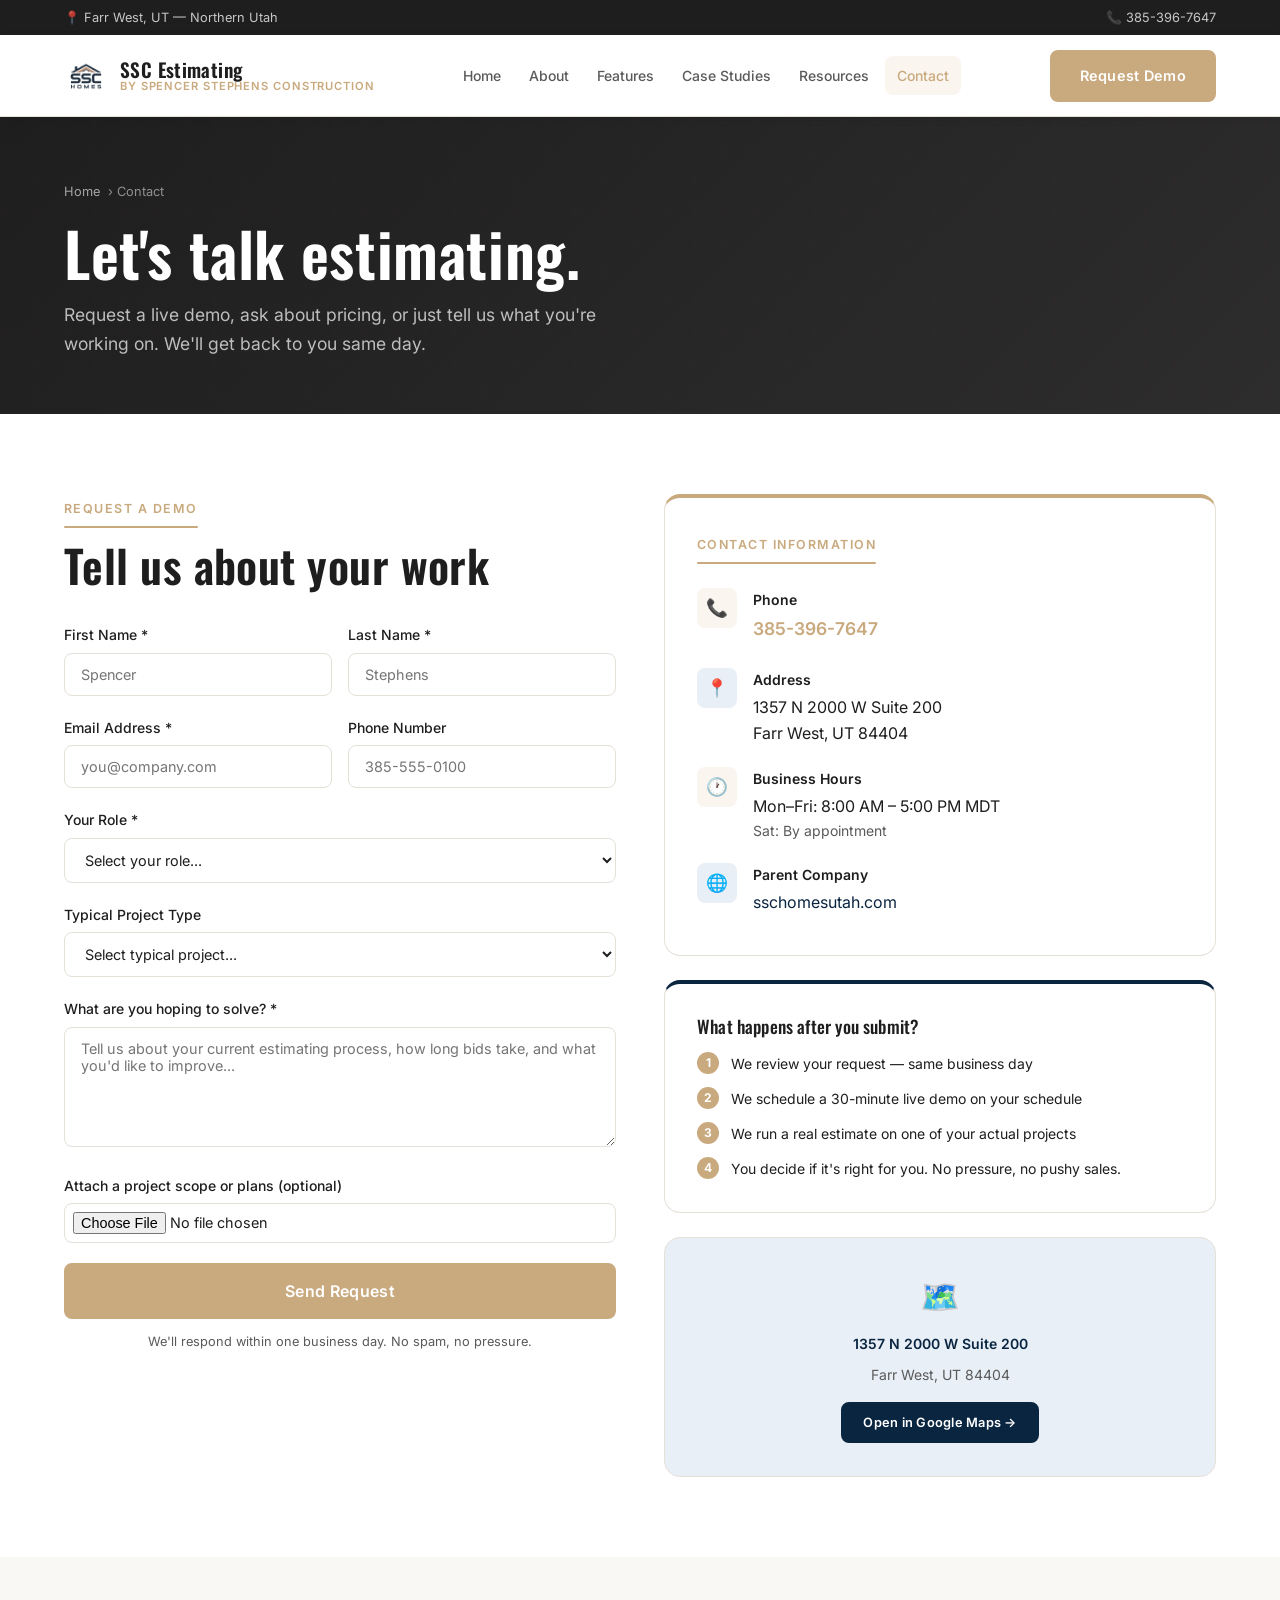
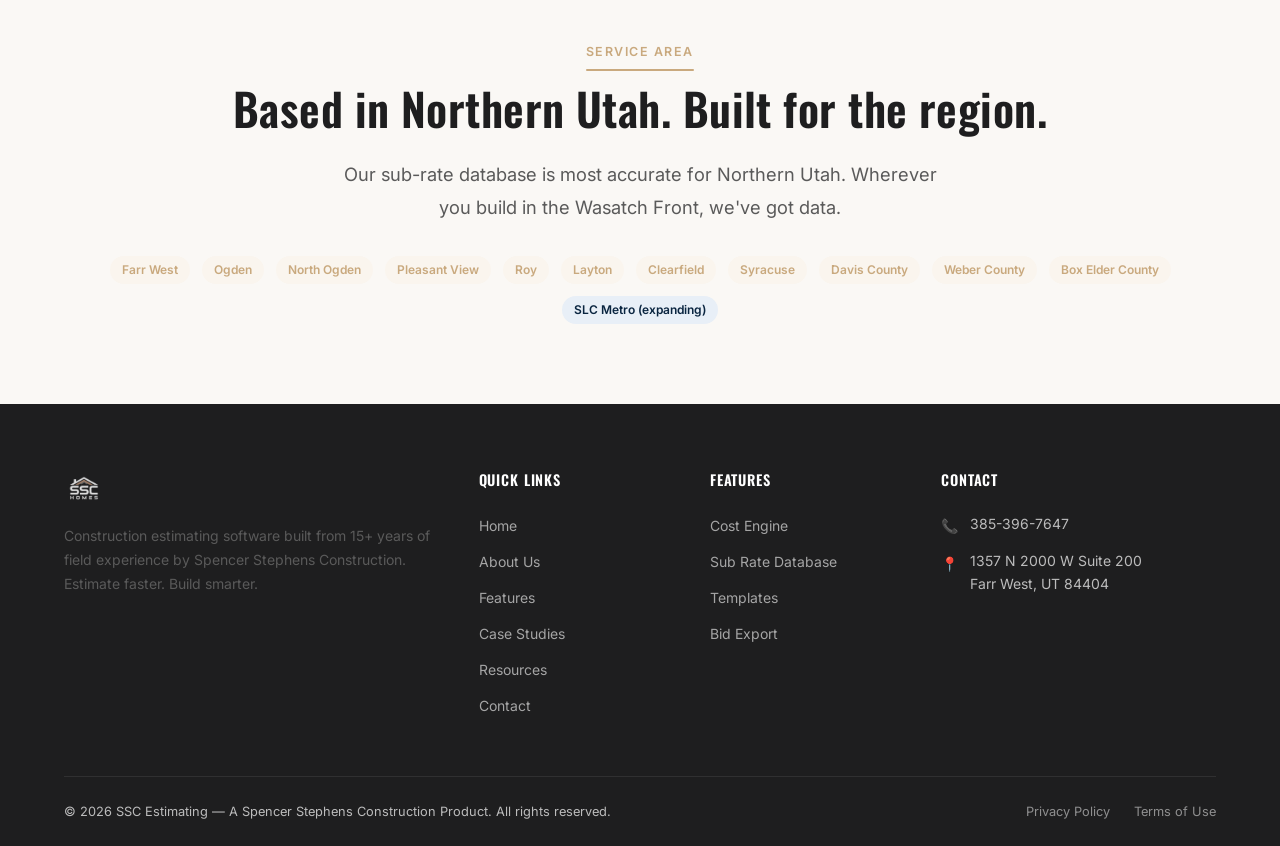
<file: contact.html>
<!DOCTYPE html>
<html lang="en">
<head>
  <meta charset="UTF-8" />
  <meta name="viewport" content="width=device-width, initial-scale=1.0" />
  <title>Contact — SSC Estimating</title>
  <meta name="description" content="Request a demo of SSC Estimating or get in touch with our team. Based in Farr West, UT. Serving GCs and subs across Northern Utah." />
  <meta property="og:title" content="Contact SSC Estimating" />
  <meta property="og:type" content="website" />
  <link rel="canonical" href="https://sscestimating.com/contact.html" />
  <link rel="stylesheet" href="css/style.css" />
</head>
<body>
  <a href="#main-content" class="skip-link">Skip to main content</a>

  <div class="top-bar">
    <div class="container">
      <div class="top-bar-left"><span class="top-bar-item">📍 Farr West, UT — Northern Utah</span></div>
      <div class="top-bar-right">
        <a href="tel:3853967647" class="top-bar-item">📞 385-396-7647</a>
      </div>
    </div>
  </div>

  <nav class="nav" role="navigation" aria-label="Main navigation">
    <div class="nav-inner">
      <a href="index.html" class="nav-logo" aria-label="SSC Estimating home">
        <img src="images/logo-white-bg.png" alt="SSC Estimating logo" />
        <div class="nav-logo-text">
          <span class="nav-logo-title">SSC Estimating</span>
          <span class="nav-logo-sub">by Spencer Stephens Construction</span>
        </div>
      </a>
      <div class="nav-links">
        <a href="index.html">Home</a>
        <a href="about.html">About</a>
        <a href="services.html">Features</a>
        <a href="gallery.html">Case Studies</a>
        <a href="resources.html">Resources</a>
        <a href="contact.html" class="active">Contact</a>
      </div>
      <a href="contact.html" class="btn btn-primary nav-cta">Request Demo</a>
      <button class="hamburger" aria-label="Open menu" aria-expanded="false" id="hamburger">
        <span></span><span></span><span></span>
      </button>
    </div>
  </nav>

  <div class="mobile-nav" id="mobileNav" role="dialog" aria-label="Mobile navigation">
    <button class="mobile-nav-close" id="mobileNavClose" aria-label="Close menu">✕</button>
    <a href="index.html">Home</a>
    <a href="about.html">About</a>
    <a href="services.html">Features</a>
    <a href="gallery.html">Case Studies</a>
    <a href="resources.html">Resources</a>
    <a href="contact.html">Contact</a>
  </div>

  <main id="main-content">

    <div class="page-header">
      <div class="container">
        <div class="breadcrumb"><a href="index.html">Home</a> › Contact</div>
        <h1>Let's talk estimating.</h1>
        <p>Request a live demo, ask about pricing, or just tell us what you're working on. We'll get back to you same day.</p>
      </div>
    </div>

    <section class="section">
      <div class="container">
        <div class="grid-2" style="gap:3rem; align-items:flex-start;">

          <!-- Contact Form -->
          <div class="reveal">
            <span class="section-label">Request a Demo</span>
            <h2 class="mb-4">Tell us about your work</h2>
            <form id="contactForm" novalidate>
              <div class="form-row">
                <div class="form-group">
                  <label for="firstName">First Name *</label>
                  <input type="text" id="firstName" name="firstName" placeholder="Spencer" required />
                </div>
                <div class="form-group">
                  <label for="lastName">Last Name *</label>
                  <input type="text" id="lastName" name="lastName" placeholder="Stephens" required />
                </div>
              </div>
              <div class="form-row">
                <div class="form-group">
                  <label for="email">Email Address *</label>
                  <input type="email" id="email" name="email" placeholder="you@company.com" required />
                </div>
                <div class="form-group">
                  <label for="phone">Phone Number</label>
                  <input type="tel" id="phone" name="phone" placeholder="385-555-0100" />
                </div>
              </div>
              <div class="form-group">
                <label for="role">Your Role *</label>
                <select id="role" name="role" required>
                  <option value="">Select your role...</option>
                  <option value="gc-owner">GC / Owner-Builder</option>
                  <option value="gc-estimator">GC Estimator</option>
                  <option value="sub-framing">Subcontractor — Framing</option>
                  <option value="sub-electrical">Subcontractor — Electrical</option>
                  <option value="sub-plumbing">Subcontractor — Plumbing</option>
                  <option value="sub-hvac">Subcontractor — HVAC</option>
                  <option value="sub-other">Subcontractor — Other Trade</option>
                  <option value="developer">Developer / Investor</option>
                  <option value="other">Other</option>
                </select>
              </div>
              <div class="form-group">
                <label for="projectType">Typical Project Type</label>
                <select id="projectType" name="projectType">
                  <option value="">Select typical project...</option>
                  <option value="custom">Custom Residential</option>
                  <option value="semi">Semi-Custom Residential</option>
                  <option value="spec">Spec Builds</option>
                  <option value="reno">Renovations &amp; Additions</option>
                  <option value="commercial">Light Commercial</option>
                  <option value="mixed">Mixed Portfolio</option>
                </select>
              </div>
              <div class="form-group">
                <label for="message">What are you hoping to solve? *</label>
                <textarea id="message" name="message" placeholder="Tell us about your current estimating process, how long bids take, and what you'd like to improve..." required></textarea>
              </div>
              <div class="form-group">
                <label for="fileUpload">Attach a project scope or plans (optional)</label>
                <input type="file" id="fileUpload" name="fileUpload" accept=".pdf,.doc,.docx,.xlsx,.png,.jpg" style="padding:0.5rem;" />
              </div>
              <button type="submit" class="btn btn-primary btn-lg" style="width:100%;justify-content:center;" id="submitBtn">
                Send Request
              </button>
              <p style="font-size:0.8rem;color:var(--mid);margin-top:0.75rem;text-align:center;">We'll respond within one business day. No spam, no pressure.</p>
            </form>

            <!-- Success Message -->
            <div id="formSuccess" style="display:none;" aria-live="polite">
              <div style="background:#dcfce7;border:2px solid #22c55e;border-radius:var(--radius-lg);padding:2rem;text-align:center;">
                <div style="font-size:3rem;margin-bottom:1rem;">✅</div>
                <h3 style="color:#166534;margin-bottom:0.5rem;">Request Sent!</h3>
                <p style="color:#166534;">We'll be in touch within one business day to schedule your demo. Talk soon.</p>
              </div>
            </div>
          </div>

          <!-- Contact Info -->
          <div>
            <div class="card card-accent reveal mb-3">
              <span class="section-label mb-3">Contact Information</span>
              <div style="display:flex;flex-direction:column;gap:1.25rem;">
                <div style="display:flex;gap:1rem;align-items:flex-start;">
                  <div class="feature-icon feature-icon-primary" style="width:40px;height:40px;font-size:1.1rem;flex-shrink:0;" aria-hidden="true">📞</div>
                  <div>
                    <div style="font-weight:600;font-size:0.875rem;margin-bottom:0.2rem;">Phone</div>
                    <a href="tel:3853967647" style="font-size:1.1rem;font-weight:600;color:var(--primary);">385-396-7647</a>
                  </div>
                </div>
                <div style="display:flex;gap:1rem;align-items:flex-start;">
                  <div class="feature-icon feature-icon-accent" style="width:40px;height:40px;font-size:1.1rem;flex-shrink:0;" aria-hidden="true">📍</div>
                  <div>
                    <div style="font-weight:600;font-size:0.875rem;margin-bottom:0.2rem;">Address</div>
                    <div>1357 N 2000 W Suite 200<br />Farr West, UT 84404</div>
                  </div>
                </div>
                <div style="display:flex;gap:1rem;align-items:flex-start;">
                  <div class="feature-icon feature-icon-primary" style="width:40px;height:40px;font-size:1.1rem;flex-shrink:0;" aria-hidden="true">🕐</div>
                  <div>
                    <div style="font-weight:600;font-size:0.875rem;margin-bottom:0.2rem;">Business Hours</div>
                    <div>Mon–Fri: 8:00 AM – 5:00 PM MDT</div>
                    <div style="color:var(--mid);font-size:0.875rem;">Sat: By appointment</div>
                  </div>
                </div>
                <div style="display:flex;gap:1rem;align-items:flex-start;">
                  <div class="feature-icon feature-icon-accent" style="width:40px;height:40px;font-size:1.1rem;flex-shrink:0;" aria-hidden="true">🌐</div>
                  <div>
                    <div style="font-weight:600;font-size:0.875rem;margin-bottom:0.2rem;">Parent Company</div>
                    <a href="https://sschomesutah.com" target="_blank" rel="noopener" style="color:var(--accent);">sschomesutah.com</a>
                  </div>
                </div>
              </div>
            </div>

            <!-- Contact methods -->
            <div class="reveal reveal-delay-1 mb-3">
              <div class="card" style="border-top:4px solid var(--accent);">
                <h4 class="mb-2">What happens after you submit?</h4>
                <div style="display:flex;flex-direction:column;gap:0.75rem;font-size:0.875rem;">
                  <div style="display:flex;gap:0.75rem;align-items:flex-start;">
                    <span style="background:var(--primary);color:white;width:22px;height:22px;border-radius:50%;display:flex;align-items:center;justify-content:center;font-size:0.75rem;font-weight:700;flex-shrink:0;">1</span>
                    <span>We review your request — same business day</span>
                  </div>
                  <div style="display:flex;gap:0.75rem;align-items:flex-start;">
                    <span style="background:var(--primary);color:white;width:22px;height:22px;border-radius:50%;display:flex;align-items:center;justify-content:center;font-size:0.75rem;font-weight:700;flex-shrink:0;">2</span>
                    <span>We schedule a 30-minute live demo on your schedule</span>
                  </div>
                  <div style="display:flex;gap:0.75rem;align-items:flex-start;">
                    <span style="background:var(--primary);color:white;width:22px;height:22px;border-radius:50%;display:flex;align-items:center;justify-content:center;font-size:0.75rem;font-weight:700;flex-shrink:0;">3</span>
                    <span>We run a real estimate on one of your actual projects</span>
                  </div>
                  <div style="display:flex;gap:0.75rem;align-items:flex-start;">
                    <span style="background:var(--primary);color:white;width:22px;height:22px;border-radius:50%;display:flex;align-items:center;justify-content:center;font-size:0.75rem;font-weight:700;flex-shrink:0;">4</span>
                    <span>You decide if it's right for you. No pressure, no pushy sales.</span>
                  </div>
                </div>
              </div>
            </div>

            <!-- Map embed placeholder -->
            <div class="reveal reveal-delay-2">
              <div style="width:100%;height:240px;border-radius:var(--radius-lg);overflow:hidden;border:1px solid var(--border);background:var(--accent-light);display:flex;align-items:center;justify-content:center;flex-direction:column;gap:0.5rem;">
                <div style="font-size:2rem;" aria-hidden="true">🗺️</div>
                <div style="font-size:0.875rem;color:var(--accent);font-weight:600;">1357 N 2000 W Suite 200</div>
                <div style="font-size:0.875rem;color:var(--mid);">Farr West, UT 84404</div>
                <a href="https://maps.google.com/?q=1357+N+2000+W+Farr+West+UT+84404" target="_blank" rel="noopener" class="btn btn-accent" style="margin-top:0.5rem;font-size:0.8rem;padding:0.5rem 1.25rem;">Open in Google Maps →</a>
              </div>
            </div>
          </div>
        </div>
      </div>
    </section>

    <!-- Service Area -->
    <section class="section section-cream">
      <div class="container text-center">
        <div class="reveal">
          <span class="section-label">Service Area</span>
          <h2 class="mb-3">Based in Northern Utah. Built for the region.</h2>
          <p class="lead max-600 mx-auto mb-4">Our sub-rate database is most accurate for Northern Utah. Wherever you build in the Wasatch Front, we've got data.</p>
          <div style="display:flex;flex-wrap:wrap;justify-content:center;gap:0.75rem;">
            <span class="badge badge-primary">Farr West</span>
            <span class="badge badge-primary">Ogden</span>
            <span class="badge badge-primary">North Ogden</span>
            <span class="badge badge-primary">Pleasant View</span>
            <span class="badge badge-primary">Roy</span>
            <span class="badge badge-primary">Layton</span>
            <span class="badge badge-primary">Clearfield</span>
            <span class="badge badge-primary">Syracuse</span>
            <span class="badge badge-primary">Davis County</span>
            <span class="badge badge-primary">Weber County</span>
            <span class="badge badge-primary">Box Elder County</span>
            <span class="badge badge-accent">SLC Metro (expanding)</span>
          </div>
        </div>
      </div>
    </section>

  </main>

  <footer>
    <div class="container">
      <div class="footer-grid">
        <div class="footer-logo">
          <img src="images/logo-white.png" alt="SSC Estimating" />
          <p>Construction estimating software built from 15+ years of field experience by Spencer Stephens Construction. Estimate faster. Build smarter.</p>
        </div>
        <div class="footer-col">
          <h5>Quick Links</h5>
          <ul>
            <li><a href="index.html">Home</a></li>
            <li><a href="about.html">About Us</a></li>
            <li><a href="services.html">Features</a></li>
            <li><a href="gallery.html">Case Studies</a></li>
            <li><a href="resources.html">Resources</a></li>
            <li><a href="contact.html">Contact</a></li>
          </ul>
        </div>
        <div class="footer-col">
          <h5>Features</h5>
          <ul>
            <li><a href="services.html">Cost Engine</a></li>
            <li><a href="services.html">Sub Rate Database</a></li>
            <li><a href="services.html">Templates</a></li>
            <li><a href="services.html">Bid Export</a></li>
          </ul>
        </div>
        <div class="footer-col">
          <h5>Contact</h5>
          <div class="footer-contact-item"><span class="footer-contact-icon">📞</span><a href="tel:3853967647">385-396-7647</a></div>
          <div class="footer-contact-item"><span class="footer-contact-icon">📍</span><span>1357 N 2000 W Suite 200<br />Farr West, UT 84404</span></div>
        </div>
      </div>
      <div class="footer-bottom">
        <span>© 2026 SSC Estimating — A Spencer Stephens Construction Product. All rights reserved.</span>
        <div style="display:flex;gap:1.5rem;"><a href="#">Privacy Policy</a><a href="#">Terms of Use</a></div>
      </div>
    </div>
  </footer>
  <script src="js/main.js"></script>
</body>
</html>
</file>
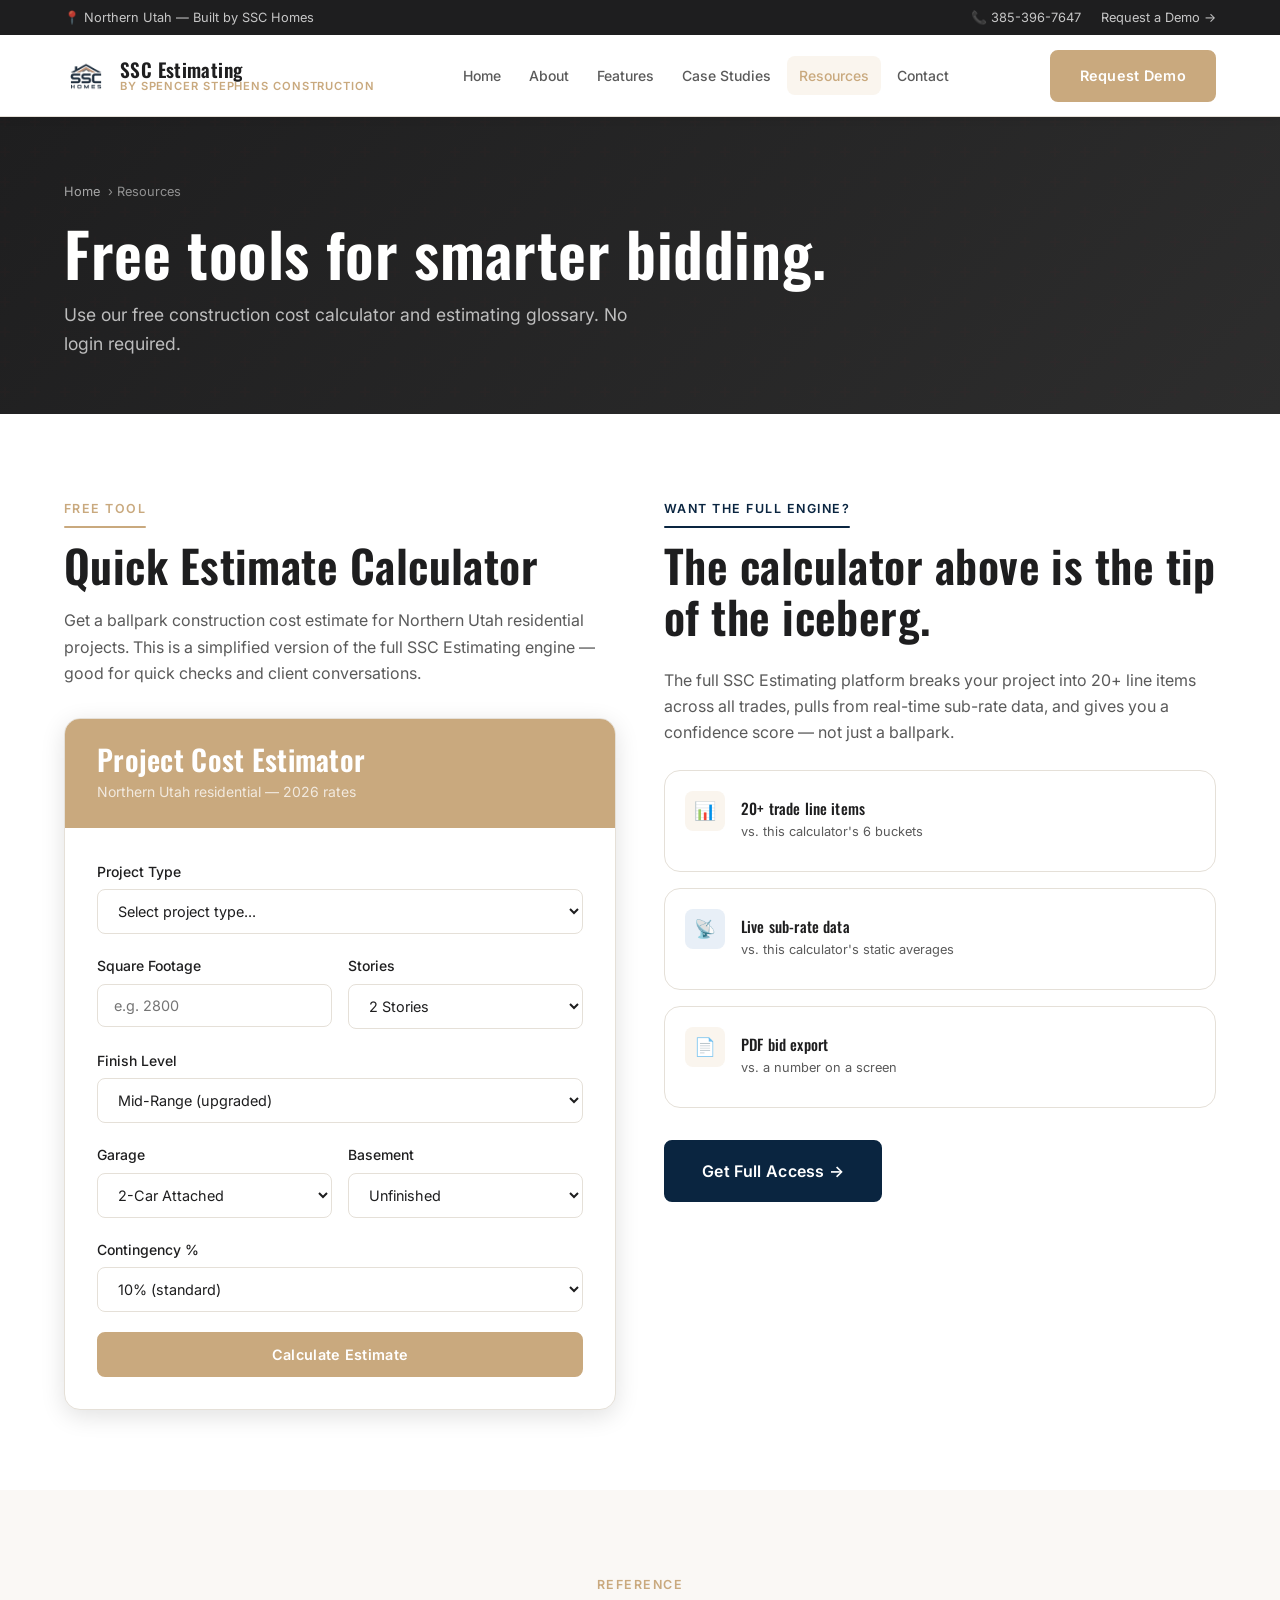
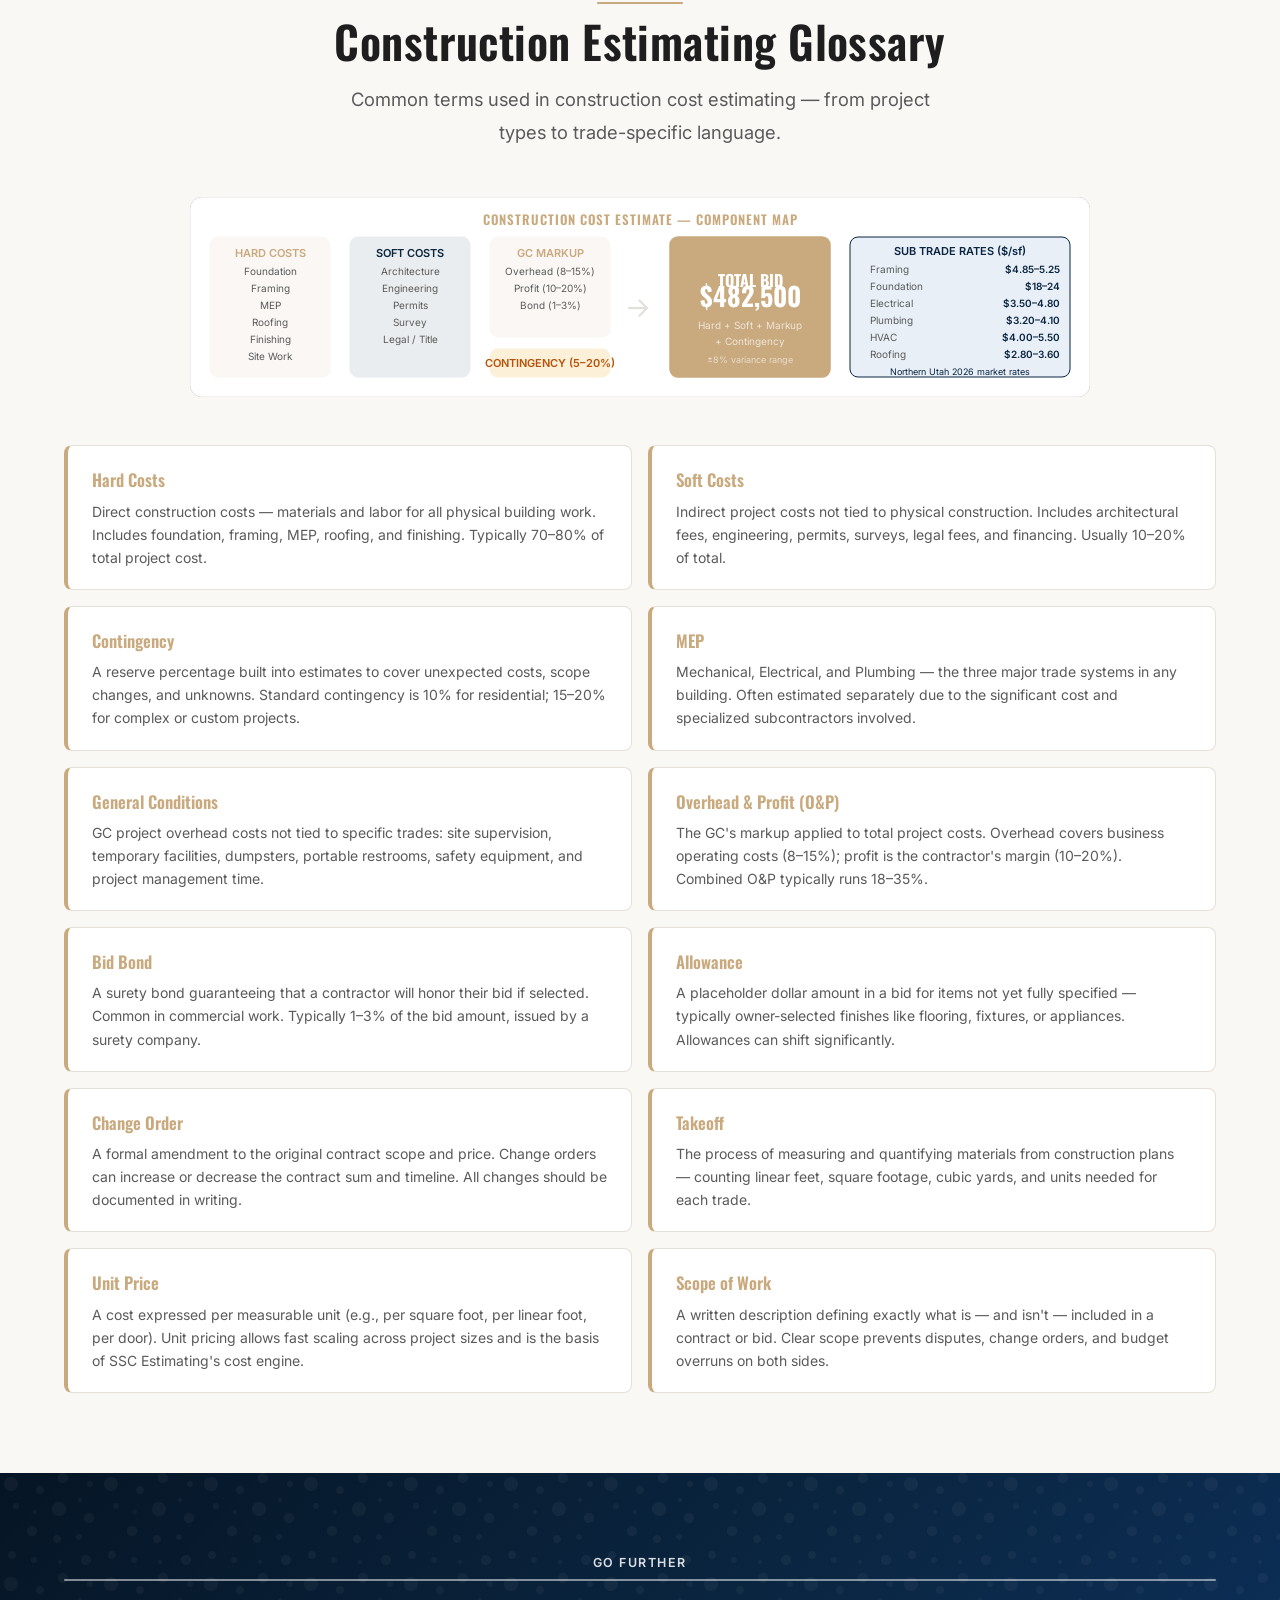
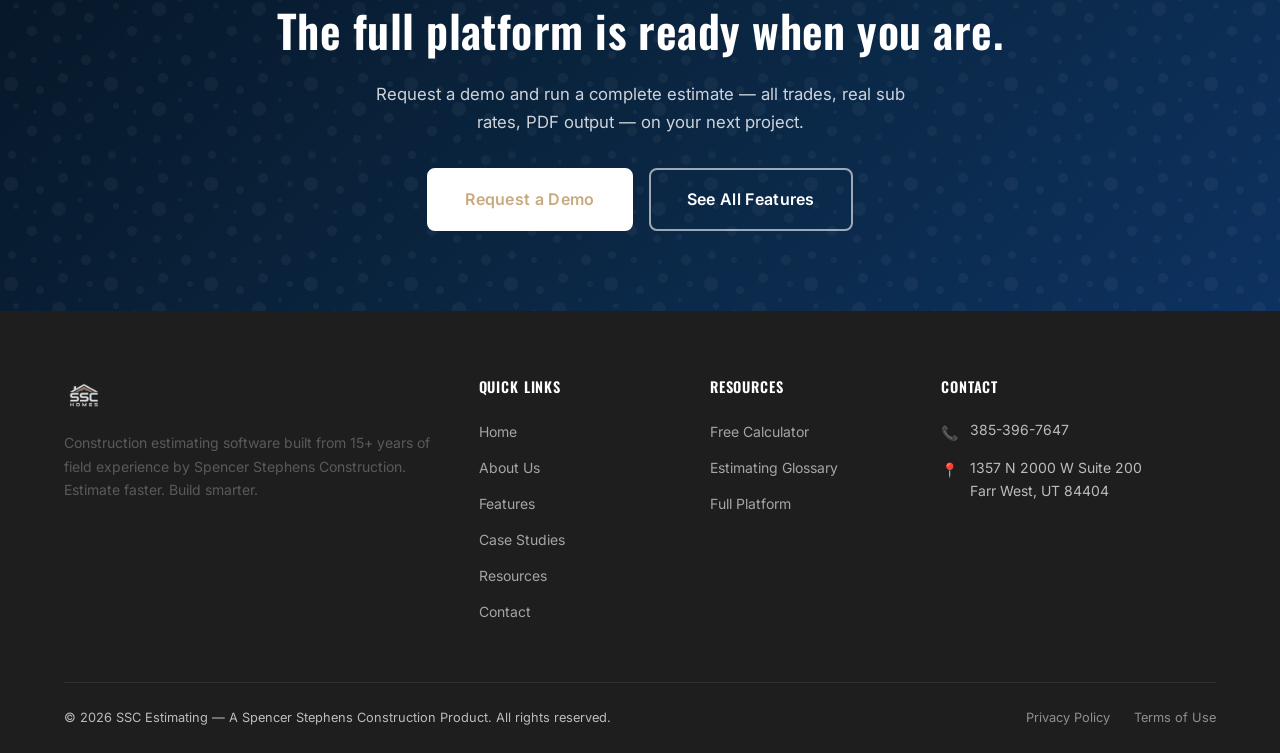
<file: resources.html>
<!DOCTYPE html>
<html lang="en">
<head>
  <meta charset="UTF-8" />
  <meta name="viewport" content="width=device-width, initial-scale=1.0" />
  <title>Resources — Free Construction Estimating Calculator &amp; Glossary</title>
  <meta name="description" content="Use SSC Estimating's free construction cost calculator for Northern Utah. Plus a complete construction estimating glossary." />
  <meta property="og:title" content="Free Construction Estimating Calculator — SSC Estimating" />
  <meta property="og:type" content="website" />
  <link rel="canonical" href="https://sscestimating.com/resources.html" />
  <link rel="stylesheet" href="css/style.css" />
</head>
<body>
  <a href="#main-content" class="skip-link">Skip to main content</a>

  <div class="top-bar">
    <div class="container">
      <div class="top-bar-left"><span class="top-bar-item">📍 Northern Utah — Built by SSC Homes</span></div>
      <div class="top-bar-right">
        <a href="tel:3853967647" class="top-bar-item">📞 385-396-7647</a>
        <a href="contact.html" class="top-bar-item">Request a Demo →</a>
      </div>
    </div>
  </div>

  <nav class="nav" role="navigation" aria-label="Main navigation">
    <div class="nav-inner">
      <a href="index.html" class="nav-logo" aria-label="SSC Estimating home">
        <img src="images/logo-white-bg.png" alt="SSC Estimating logo" />
        <div class="nav-logo-text">
          <span class="nav-logo-title">SSC Estimating</span>
          <span class="nav-logo-sub">by Spencer Stephens Construction</span>
        </div>
      </a>
      <div class="nav-links">
        <a href="index.html">Home</a>
        <a href="about.html">About</a>
        <a href="services.html">Features</a>
        <a href="gallery.html">Case Studies</a>
        <a href="resources.html" class="active">Resources</a>
        <a href="contact.html">Contact</a>
      </div>
      <a href="contact.html" class="btn btn-primary nav-cta">Request Demo</a>
      <button class="hamburger" aria-label="Open menu" aria-expanded="false" id="hamburger">
        <span></span><span></span><span></span>
      </button>
    </div>
  </nav>

  <div class="mobile-nav" id="mobileNav" role="dialog" aria-label="Mobile navigation">
    <button class="mobile-nav-close" id="mobileNavClose" aria-label="Close menu">✕</button>
    <a href="index.html">Home</a>
    <a href="about.html">About</a>
    <a href="services.html">Features</a>
    <a href="gallery.html">Case Studies</a>
    <a href="resources.html">Resources</a>
    <a href="contact.html">Contact</a>
    <a href="contact.html" class="btn btn-primary mt-3">Request Demo</a>
  </div>

  <main id="main-content">

    <div class="page-header">
      <div class="container">
        <div class="breadcrumb"><a href="index.html">Home</a> › Resources</div>
        <h1>Free tools for smarter bidding.</h1>
        <p>Use our free construction cost calculator and estimating glossary. No login required.</p>
      </div>
    </div>

    <!-- Calculator -->
    <section class="section" id="calculator">
      <div class="container">
        <div class="grid-2" style="gap:3rem; align-items:flex-start;">
          <div class="reveal">
            <span class="section-label">Free Tool</span>
            <h2 class="mb-2">Quick Estimate Calculator</h2>
            <p class="mb-4">Get a ballpark construction cost estimate for Northern Utah residential projects. This is a simplified version of the full SSC Estimating engine — good for quick checks and client conversations.</p>

            <div class="calculator-card">
              <div class="calculator-header">
                <h3>Project Cost Estimator</h3>
                <p style="color:rgba(255,255,255,0.75);font-size:0.875rem;margin-top:0.25rem;">Northern Utah residential — 2026 rates</p>
              </div>
              <div class="calculator-body">
                <form id="calcForm" novalidate>
                  <div class="form-group">
                    <label for="projectType">Project Type</label>
                    <select id="projectType" name="projectType" required>
                      <option value="">Select project type...</option>
                      <option value="custom">Custom Home (high finish)</option>
                      <option value="semi">Semi-Custom Home (mid finish)</option>
                      <option value="spec">Spec Build (standard finish)</option>
                      <option value="reno">Major Renovation / Addition</option>
                      <option value="adu">ADU / Accessory Dwelling Unit</option>
                      <option value="commercial">Light Commercial</option>
                    </select>
                  </div>
                  <div class="form-row">
                    <div class="form-group">
                      <label for="sqft">Square Footage</label>
                      <input type="number" id="sqft" name="sqft" placeholder="e.g. 2800" min="200" max="20000" required />
                    </div>
                    <div class="form-group">
                      <label for="stories">Stories</label>
                      <select id="stories" name="stories">
                        <option value="1">1 Story</option>
                        <option value="1.5">1.5 Stories</option>
                        <option value="2" selected>2 Stories</option>
                        <option value="3">3 Stories</option>
                      </select>
                    </div>
                  </div>
                  <div class="form-group">
                    <label for="finishLevel">Finish Level</label>
                    <select id="finishLevel" name="finishLevel">
                      <option value="standard">Standard (builder grade)</option>
                      <option value="mid" selected>Mid-Range (upgraded)</option>
                      <option value="high">High-End (custom)</option>
                      <option value="luxury">Luxury (premium everything)</option>
                    </select>
                  </div>
                  <div class="form-row">
                    <div class="form-group">
                      <label for="garage">Garage</label>
                      <select id="garage" name="garage">
                        <option value="none">No Garage</option>
                        <option value="1car">1-Car Attached</option>
                        <option value="2car" selected>2-Car Attached</option>
                        <option value="3car">3-Car Attached</option>
                        <option value="detached">Detached</option>
                      </select>
                    </div>
                    <div class="form-group">
                      <label for="basement">Basement</label>
                      <select id="basement" name="basement">
                        <option value="none">No Basement</option>
                        <option value="crawl">Crawl Space</option>
                        <option value="unfinished" selected>Unfinished</option>
                        <option value="finished">Finished</option>
                        <option value="walkout">Walkout Finished</option>
                      </select>
                    </div>
                  </div>
                  <div class="form-group">
                    <label for="contingency">Contingency %</label>
                    <select id="contingency" name="contingency">
                      <option value="5">5% (low complexity)</option>
                      <option value="10" selected>10% (standard)</option>
                      <option value="15">15% (complex / custom)</option>
                      <option value="20">20% (high uncertainty)</option>
                    </select>
                  </div>
                  <button type="button" id="calcBtn" class="btn btn-primary" style="width:100%;justify-content:center;">
                    Calculate Estimate
                  </button>
                </form>

                <div class="calc-result" id="calcResult" style="display:none;" aria-live="polite">
                  <div style="font-size:0.8rem;color:var(--mid);margin-bottom:0.5rem;text-transform:uppercase;letter-spacing:0.06em;">Estimated Project Cost</div>
                  <div class="calc-result-number" id="calcLow">$0</div>
                  <div style="font-size:0.9rem;color:var(--mid);margin:0.25rem 0;">to</div>
                  <div class="calc-result-number" id="calcHigh">$0</div>
                  <div class="calc-result-label" style="margin-top:0.75rem;" id="calcNote"></div>
                  <div class="divider"></div>
                  <div style="font-size:0.8rem;color:var(--mid);text-align:left;">
                    <strong>Disclaimer:</strong> This is a rough estimate based on 2026 Northern Utah market rates. Final costs vary by site conditions, material choices, and sub availability. For a full project estimate, <a href="contact.html" style="color:var(--accent);">request a demo</a>.
                  </div>
                </div>
              </div>
            </div>
          </div>

          <div class="reveal reveal-delay-2">
            <span class="section-label accent">Want the full engine?</span>
            <h2 class="mb-3">The calculator above is the tip of the iceberg.</h2>
            <p class="mb-3">The full SSC Estimating platform breaks your project into 20+ line items across all trades, pulls from real-time sub-rate data, and gives you a confidence score — not just a ballpark.</p>

            <div style="display:flex;flex-direction:column;gap:1rem;margin-bottom:2rem;">
              <div class="card" style="padding:1.25rem;">
                <div style="display:flex;gap:1rem;align-items:center;">
                  <div class="feature-icon feature-icon-primary" style="width:40px;height:40px;font-size:1.1rem;flex-shrink:0;" aria-hidden="true">📊</div>
                  <div>
                    <h4 style="font-size:0.95rem;margin-bottom:0.2rem;">20+ trade line items</h4>
                    <p style="font-size:0.8rem;">vs. this calculator's 6 buckets</p>
                  </div>
                </div>
              </div>
              <div class="card" style="padding:1.25rem;">
                <div style="display:flex;gap:1rem;align-items:center;">
                  <div class="feature-icon feature-icon-accent" style="width:40px;height:40px;font-size:1.1rem;flex-shrink:0;" aria-hidden="true">📡</div>
                  <div>
                    <h4 style="font-size:0.95rem;margin-bottom:0.2rem;">Live sub-rate data</h4>
                    <p style="font-size:0.8rem;">vs. this calculator's static averages</p>
                  </div>
                </div>
              </div>
              <div class="card" style="padding:1.25rem;">
                <div style="display:flex;gap:1rem;align-items:center;">
                  <div class="feature-icon feature-icon-primary" style="width:40px;height:40px;font-size:1.1rem;flex-shrink:0;" aria-hidden="true">📄</div>
                  <div>
                    <h4 style="font-size:0.95rem;margin-bottom:0.2rem;">PDF bid export</h4>
                    <p style="font-size:0.8rem;">vs. a number on a screen</p>
                  </div>
                </div>
              </div>
            </div>
            <a href="contact.html" class="btn btn-accent btn-lg">Get Full Access →</a>
          </div>
        </div>
      </div>
    </section>

    <!-- Glossary -->
    <section class="section section-cream" id="glossary">
      <div class="container">
        <div class="text-center mb-5 reveal">
          <span class="section-label">Reference</span>
          <h2>Construction Estimating Glossary</h2>
          <p class="lead max-600 mx-auto mt-2">Common terms used in construction cost estimating — from project types to trade-specific language.</p>
        </div>

        <!-- Diagram -->
        <div class="reveal mb-5" aria-hidden="true">
          <svg viewBox="0 0 900 200" xmlns="http://www.w3.org/2000/svg" style="width:100%;max-width:900px;margin:0 auto;display:block;">
            <rect width="900" height="200" rx="12" fill="white" stroke="#e2e0db" stroke-width="1"/>
            <text x="450" y="28" font-family="Oswald,sans-serif" font-size="13" font-weight="600" fill="#C9A97E" text-anchor="middle" letter-spacing="1">CONSTRUCTION COST ESTIMATE — COMPONENT MAP</text>

            <!-- Boxes -->
            <g font-family="Inter,sans-serif" font-size="10" text-anchor="middle">
              <!-- Hard Costs -->
              <rect x="20" y="40" width="120" height="140" rx="8" fill="#C9A97E" opacity="0.08" stroke="#C9A97E" stroke-width="1"/>
              <text x="80" y="60" font-weight="600" fill="#C9A97E" font-size="11">HARD COSTS</text>
              <text x="80" y="78" fill="#5a5a5a">Foundation</text>
              <text x="80" y="95" fill="#5a5a5a">Framing</text>
              <text x="80" y="112" fill="#5a5a5a">MEP</text>
              <text x="80" y="129" fill="#5a5a5a">Roofing</text>
              <text x="80" y="146" fill="#5a5a5a">Finishing</text>
              <text x="80" y="163" fill="#5a5a5a">Site Work</text>

              <!-- Soft Costs -->
              <rect x="160" y="40" width="120" height="140" rx="8" fill="#0A2540" opacity="0.08" stroke="#0A2540" stroke-width="1"/>
              <text x="220" y="60" font-weight="600" fill="#0A2540" font-size="11">SOFT COSTS</text>
              <text x="220" y="78" fill="#5a5a5a">Architecture</text>
              <text x="220" y="95" fill="#5a5a5a">Engineering</text>
              <text x="220" y="112" fill="#5a5a5a">Permits</text>
              <text x="220" y="129" fill="#5a5a5a">Survey</text>
              <text x="220" y="146" fill="#5a5a5a">Legal / Title</text>

              <!-- GC Markup -->
              <rect x="300" y="40" width="120" height="100" rx="8" fill="#C9A97E" opacity="0.08" stroke="#C9A97E" stroke-width="1"/>
              <text x="360" y="60" font-weight="600" fill="#C9A97E" font-size="11">GC MARKUP</text>
              <text x="360" y="78" fill="#5a5a5a">Overhead (8–15%)</text>
              <text x="360" y="95" fill="#5a5a5a">Profit (10–20%)</text>
              <text x="360" y="112" fill="#5a5a5a">Bond (1–3%)</text>

              <!-- Contingency -->
              <rect x="300" y="152" width="120" height="28" rx="8" fill="#f59e0b" opacity="0.15" stroke="#f59e0b" stroke-width="1"/>
              <text x="360" y="170" font-weight="600" fill="#b45309" font-size="11">CONTINGENCY (5–20%)</text>

              <!-- Arrow -->
              <text x="448" y="120" font-size="28" fill="#e2e0db">→</text>

              <!-- Total -->
              <rect x="480" y="40" width="160" height="140" rx="8" fill="#C9A97E" stroke="#C9A97E" stroke-width="1.5"/>
              <text x="560" y="90" font-family="Oswald,sans-serif" font-size="16" font-weight="700" fill="white">TOTAL BID</text>
              <text x="560" y="110" font-family="Oswald,sans-serif" font-size="26" font-weight="700" fill="white">$482,500</text>
              <text x="560" y="132" fill="rgba(255,255,255,0.7)" font-size="10">Hard + Soft + Markup</text>
              <text x="560" y="148" fill="rgba(255,255,255,0.7)" font-size="10">+ Contingency</text>
              <text x="560" y="166" fill="rgba(255,255,255,0.6)" font-size="9">±8% variance range</text>

              <!-- Sub section -->
              <rect x="660" y="40" width="220" height="140" rx="8" fill="#E8EFF7" stroke="#0A2540" stroke-width="1"/>
              <text x="770" y="58" font-weight="600" fill="#0A2540" font-size="11">SUB TRADE RATES ($/sf)</text>
              <text x="680" y="76" fill="#5a5a5a" text-anchor="start">Framing</text><text x="870" y="76" fill="#0A2540" font-weight="600" text-anchor="end">$4.85–5.25</text>
              <text x="680" y="93" fill="#5a5a5a" text-anchor="start">Foundation</text><text x="870" y="93" fill="#0A2540" font-weight="600" text-anchor="end">$18–24</text>
              <text x="680" y="110" fill="#5a5a5a" text-anchor="start">Electrical</text><text x="870" y="110" fill="#0A2540" font-weight="600" text-anchor="end">$3.50–4.80</text>
              <text x="680" y="127" fill="#5a5a5a" text-anchor="start">Plumbing</text><text x="870" y="127" fill="#0A2540" font-weight="600" text-anchor="end">$3.20–4.10</text>
              <text x="680" y="144" fill="#5a5a5a" text-anchor="start">HVAC</text><text x="870" y="144" fill="#0A2540" font-weight="600" text-anchor="end">$4.00–5.50</text>
              <text x="680" y="161" fill="#5a5a5a" text-anchor="start">Roofing</text><text x="870" y="161" fill="#0A2540" font-weight="600" text-anchor="end">$2.80–3.60</text>
              <text x="770" y="178" fill="#0A2540" font-size="9">Northern Utah 2026 market rates</text>
            </g>
          </svg>
        </div>

        <div class="glossary-grid reveal">
          <div class="glossary-item">
            <div class="glossary-term">Hard Costs</div>
            <div class="glossary-def">Direct construction costs — materials and labor for all physical building work. Includes foundation, framing, MEP, roofing, and finishing. Typically 70–80% of total project cost.</div>
          </div>
          <div class="glossary-item">
            <div class="glossary-term">Soft Costs</div>
            <div class="glossary-def">Indirect project costs not tied to physical construction. Includes architectural fees, engineering, permits, surveys, legal fees, and financing. Usually 10–20% of total.</div>
          </div>
          <div class="glossary-item">
            <div class="glossary-term">Contingency</div>
            <div class="glossary-def">A reserve percentage built into estimates to cover unexpected costs, scope changes, and unknowns. Standard contingency is 10% for residential; 15–20% for complex or custom projects.</div>
          </div>
          <div class="glossary-item">
            <div class="glossary-term">MEP</div>
            <div class="glossary-def">Mechanical, Electrical, and Plumbing — the three major trade systems in any building. Often estimated separately due to the significant cost and specialized subcontractors involved.</div>
          </div>
          <div class="glossary-item">
            <div class="glossary-term">General Conditions</div>
            <div class="glossary-def">GC project overhead costs not tied to specific trades: site supervision, temporary facilities, dumpsters, portable restrooms, safety equipment, and project management time.</div>
          </div>
          <div class="glossary-item">
            <div class="glossary-term">Overhead &amp; Profit (O&amp;P)</div>
            <div class="glossary-def">The GC's markup applied to total project costs. Overhead covers business operating costs (8–15%); profit is the contractor's margin (10–20%). Combined O&amp;P typically runs 18–35%.</div>
          </div>
          <div class="glossary-item">
            <div class="glossary-term">Bid Bond</div>
            <div class="glossary-def">A surety bond guaranteeing that a contractor will honor their bid if selected. Common in commercial work. Typically 1–3% of the bid amount, issued by a surety company.</div>
          </div>
          <div class="glossary-item">
            <div class="glossary-term">Allowance</div>
            <div class="glossary-def">A placeholder dollar amount in a bid for items not yet fully specified — typically owner-selected finishes like flooring, fixtures, or appliances. Allowances can shift significantly.</div>
          </div>
          <div class="glossary-item">
            <div class="glossary-term">Change Order</div>
            <div class="glossary-def">A formal amendment to the original contract scope and price. Change orders can increase or decrease the contract sum and timeline. All changes should be documented in writing.</div>
          </div>
          <div class="glossary-item">
            <div class="glossary-term">Takeoff</div>
            <div class="glossary-def">The process of measuring and quantifying materials from construction plans — counting linear feet, square footage, cubic yards, and units needed for each trade.</div>
          </div>
          <div class="glossary-item">
            <div class="glossary-term">Unit Price</div>
            <div class="glossary-def">A cost expressed per measurable unit (e.g., per square foot, per linear foot, per door). Unit pricing allows fast scaling across project sizes and is the basis of SSC Estimating's cost engine.</div>
          </div>
          <div class="glossary-item">
            <div class="glossary-term">Scope of Work</div>
            <div class="glossary-def">A written description defining exactly what is — and isn't — included in a contract or bid. Clear scope prevents disputes, change orders, and budget overruns on both sides.</div>
          </div>
        </div>
      </div>
    </section>

    <section class="cta-section">
      <div class="container">
        <span class="section-label white mb-3" style="display:block;">Go Further</span>
        <h2 class="mb-3">The full platform is ready when you are.</h2>
        <p>Request a demo and run a complete estimate — all trades, real sub rates, PDF output — on your next project.</p>
        <div class="cta-actions">
          <a href="contact.html" class="btn btn-white btn-lg">Request a Demo</a>
          <a href="services.html" class="btn btn-outline-white btn-lg">See All Features</a>
        </div>
      </div>
    </section>

  </main>

  <footer>
    <div class="container">
      <div class="footer-grid">
        <div class="footer-logo">
          <img src="images/logo-white.png" alt="SSC Estimating" />
          <p>Construction estimating software built from 15+ years of field experience by Spencer Stephens Construction. Estimate faster. Build smarter.</p>
        </div>
        <div class="footer-col">
          <h5>Quick Links</h5>
          <ul>
            <li><a href="index.html">Home</a></li>
            <li><a href="about.html">About Us</a></li>
            <li><a href="services.html">Features</a></li>
            <li><a href="gallery.html">Case Studies</a></li>
            <li><a href="resources.html">Resources</a></li>
            <li><a href="contact.html">Contact</a></li>
          </ul>
        </div>
        <div class="footer-col">
          <h5>Resources</h5>
          <ul>
            <li><a href="#calculator">Free Calculator</a></li>
            <li><a href="#glossary">Estimating Glossary</a></li>
            <li><a href="services.html">Full Platform</a></li>
          </ul>
        </div>
        <div class="footer-col">
          <h5>Contact</h5>
          <div class="footer-contact-item"><span class="footer-contact-icon">📞</span><a href="tel:3853967647">385-396-7647</a></div>
          <div class="footer-contact-item"><span class="footer-contact-icon">📍</span><span>1357 N 2000 W Suite 200<br />Farr West, UT 84404</span></div>
        </div>
      </div>
      <div class="footer-bottom">
        <span>© 2026 SSC Estimating — A Spencer Stephens Construction Product. All rights reserved.</span>
        <div style="display:flex;gap:1.5rem;"><a href="#">Privacy Policy</a><a href="#">Terms of Use</a></div>
      </div>
    </div>
  </footer>
  <script src="js/main.js"></script>
</body>
</html>
</file>
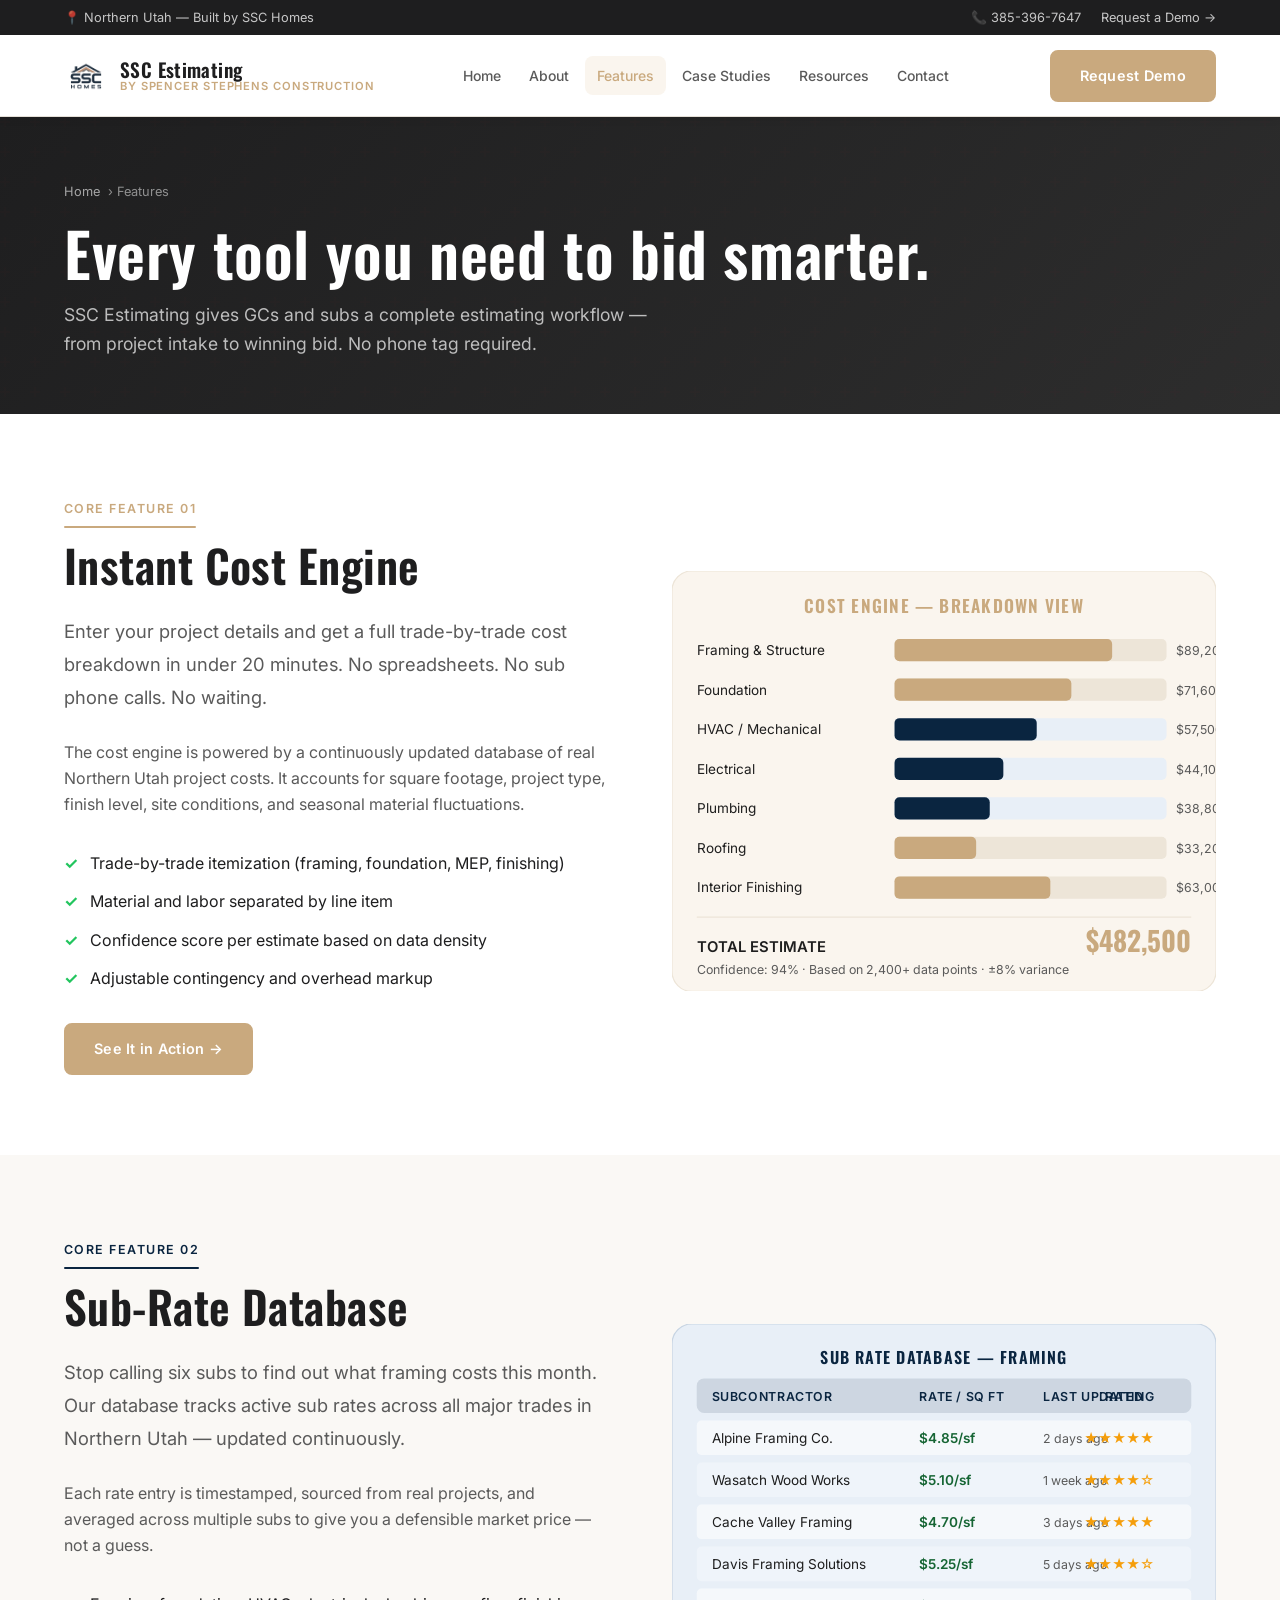
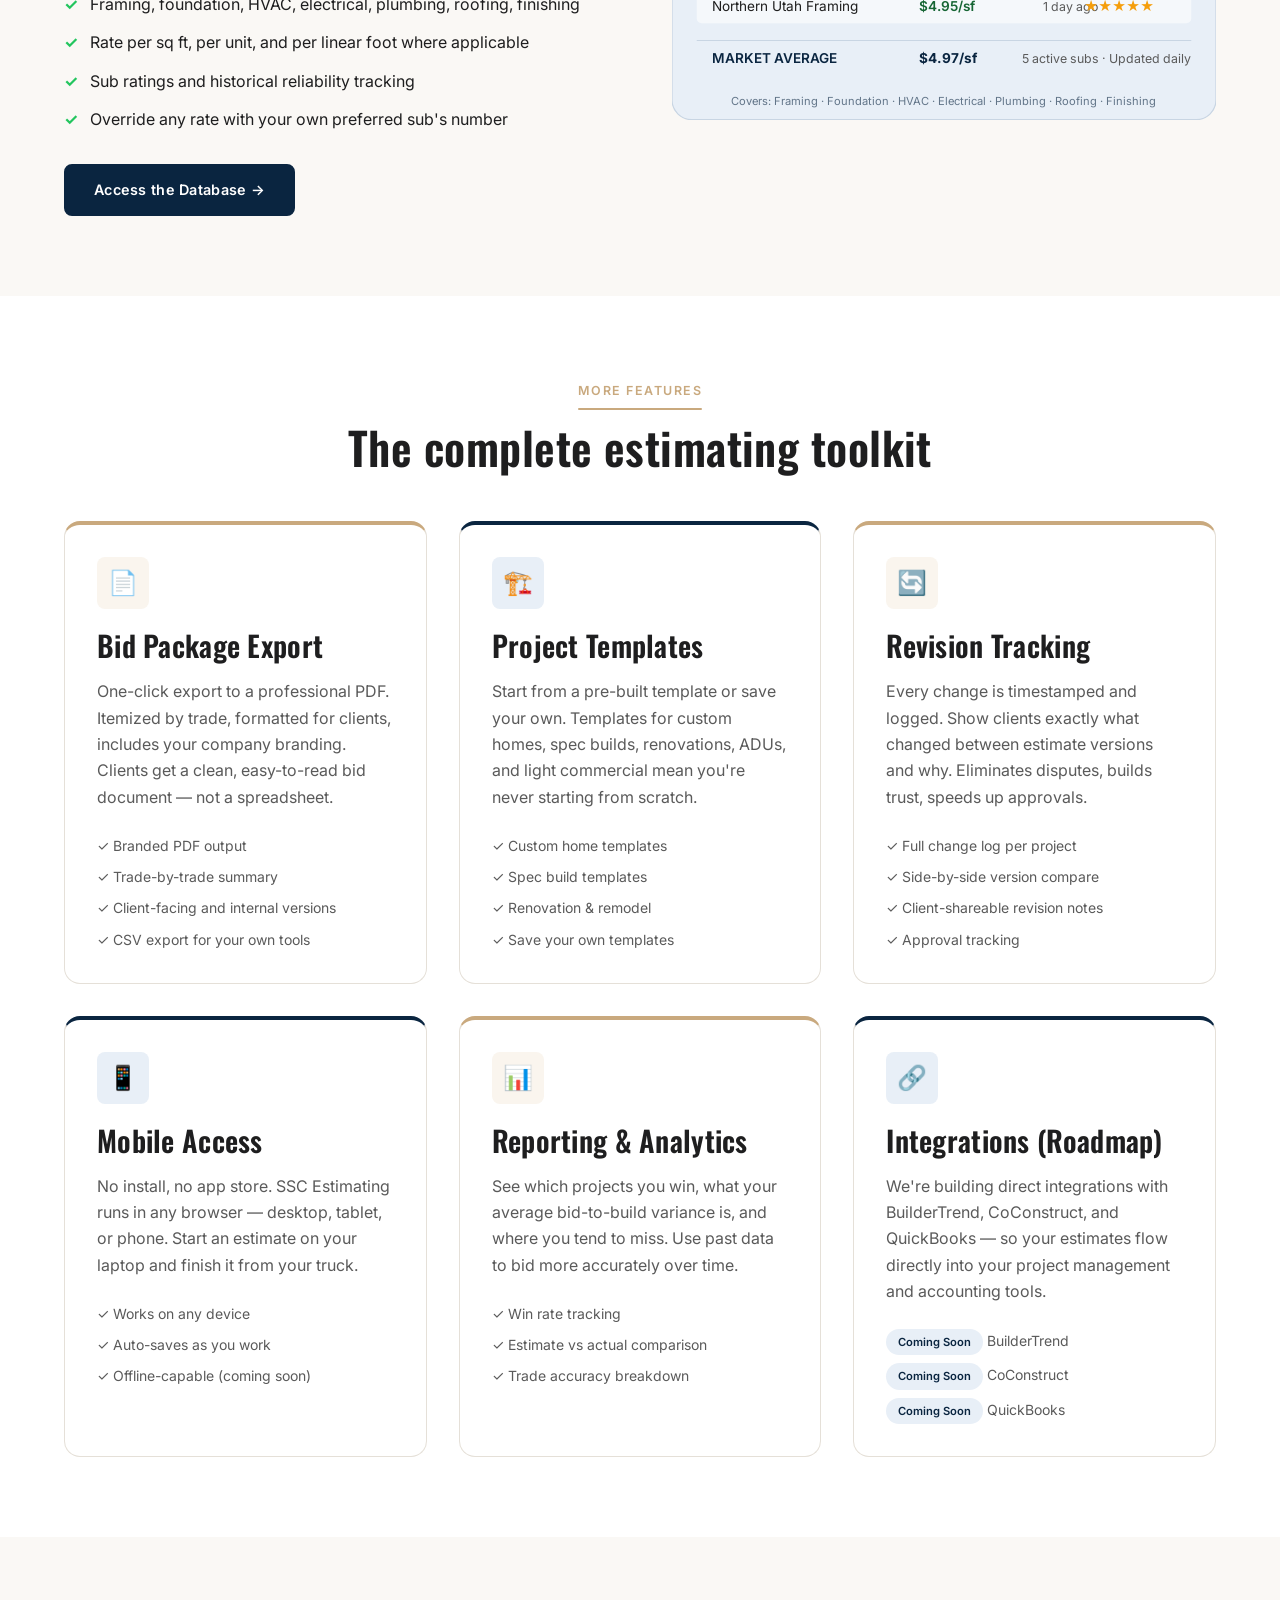
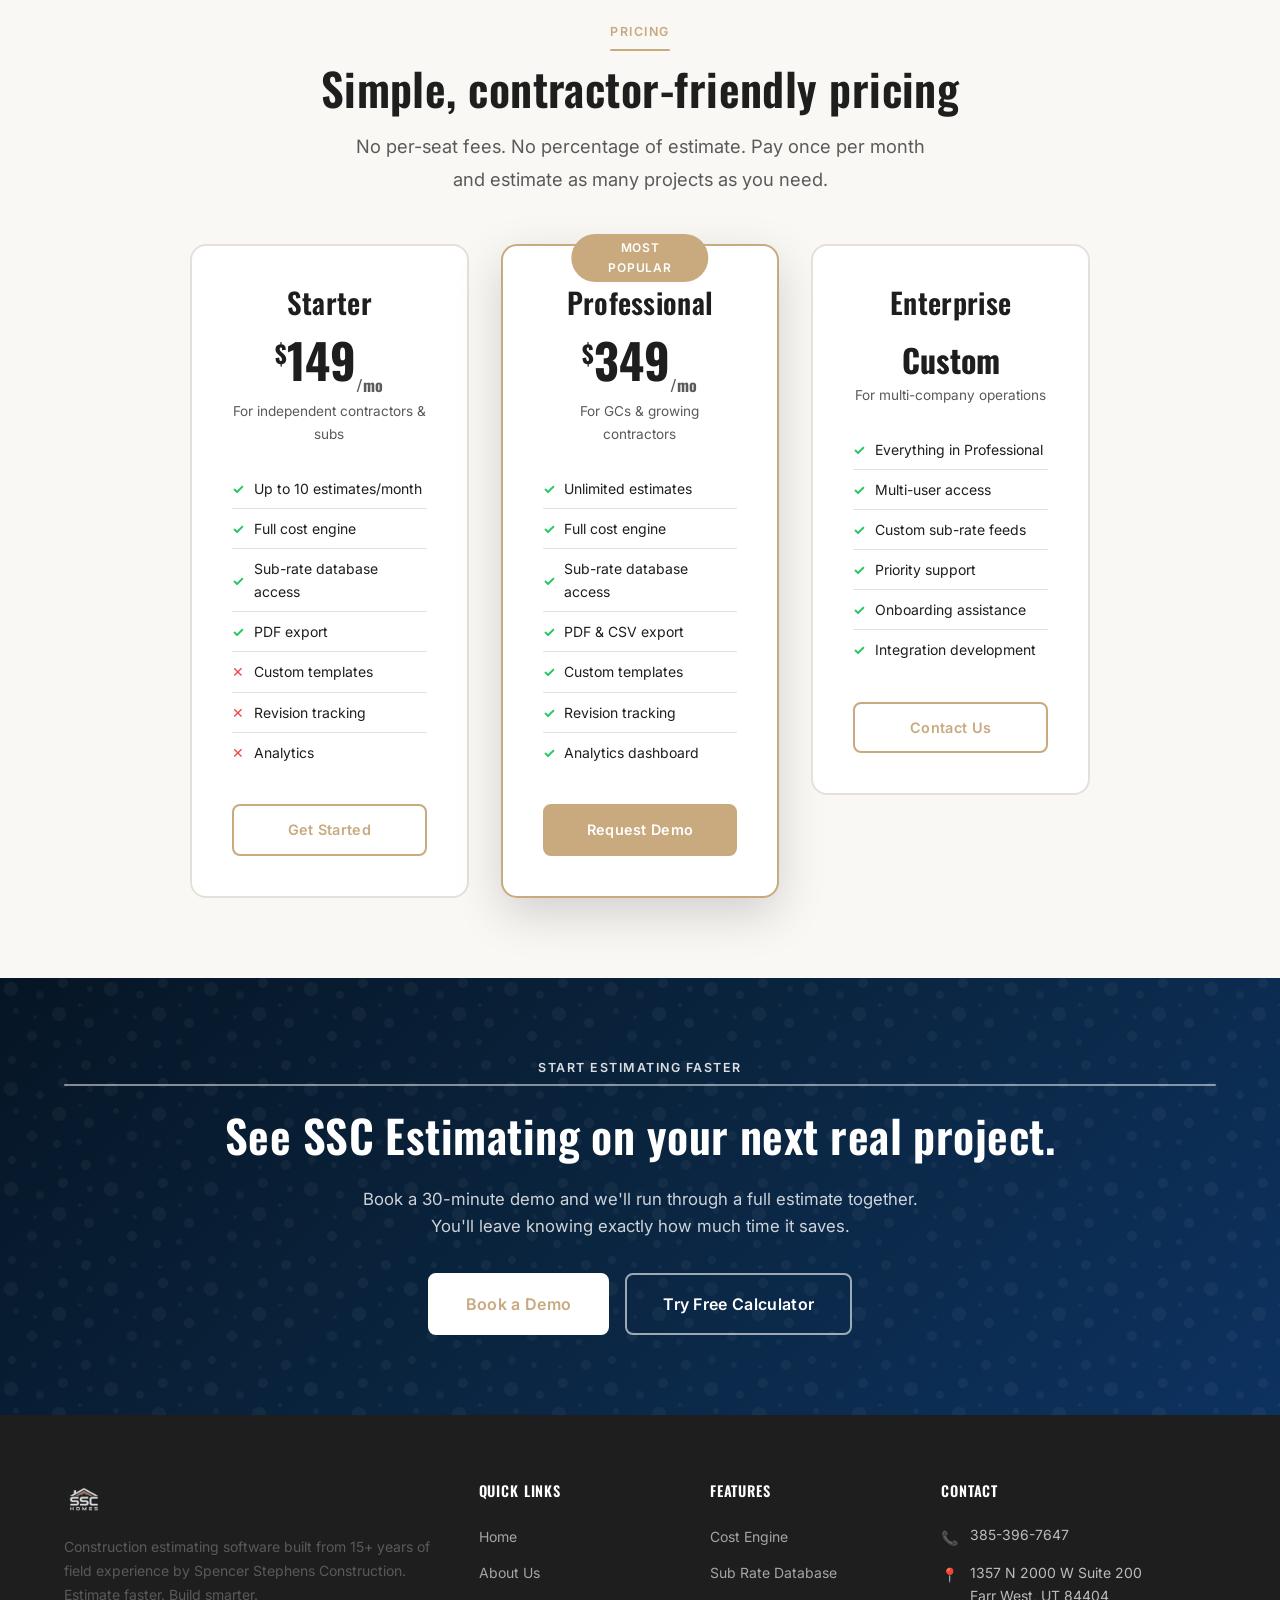
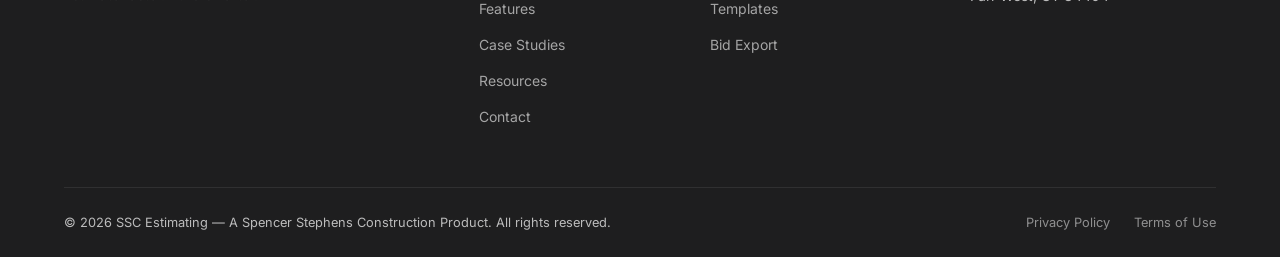
<file: services.html>
<!DOCTYPE html>
<html lang="en">
<head>
  <meta charset="UTF-8" />
  <meta name="viewport" content="width=device-width, initial-scale=1.0" />
  <title>Features — SSC Estimating Construction Software</title>
  <meta name="description" content="Explore SSC Estimating's full feature set: AI cost engine, sub-rate database, project templates, bid export, revision tracking, and mobile access." />
  <meta property="og:title" content="SSC Estimating Features" />
  <meta property="og:type" content="website" />
  <link rel="canonical" href="https://sscestimating.com/services.html" />
  <link rel="stylesheet" href="css/style.css" />
</head>
<body>
  <a href="#main-content" class="skip-link">Skip to main content</a>

  <div class="top-bar">
    <div class="container">
      <div class="top-bar-left"><span class="top-bar-item">📍 Northern Utah — Built by SSC Homes</span></div>
      <div class="top-bar-right">
        <a href="tel:3853967647" class="top-bar-item">📞 385-396-7647</a>
        <a href="contact.html" class="top-bar-item">Request a Demo →</a>
      </div>
    </div>
  </div>

  <nav class="nav" role="navigation" aria-label="Main navigation">
    <div class="nav-inner">
      <a href="index.html" class="nav-logo" aria-label="SSC Estimating home">
        <img src="images/logo-white-bg.png" alt="SSC Estimating logo" />
        <div class="nav-logo-text">
          <span class="nav-logo-title">SSC Estimating</span>
          <span class="nav-logo-sub">by Spencer Stephens Construction</span>
        </div>
      </a>
      <div class="nav-links">
        <a href="index.html">Home</a>
        <a href="about.html">About</a>
        <a href="services.html" class="active">Features</a>
        <a href="gallery.html">Case Studies</a>
        <a href="resources.html">Resources</a>
        <a href="contact.html">Contact</a>
      </div>
      <a href="contact.html" class="btn btn-primary nav-cta">Request Demo</a>
      <button class="hamburger" aria-label="Open menu" aria-expanded="false" id="hamburger">
        <span></span><span></span><span></span>
      </button>
    </div>
  </nav>

  <div class="mobile-nav" id="mobileNav" role="dialog" aria-label="Mobile navigation">
    <button class="mobile-nav-close" id="mobileNavClose" aria-label="Close menu">✕</button>
    <a href="index.html">Home</a>
    <a href="about.html">About</a>
    <a href="services.html">Features</a>
    <a href="gallery.html">Case Studies</a>
    <a href="resources.html">Resources</a>
    <a href="contact.html">Contact</a>
    <a href="contact.html" class="btn btn-primary mt-3">Request Demo</a>
  </div>

  <main id="main-content">

    <div class="page-header">
      <div class="container">
        <div class="breadcrumb"><a href="index.html">Home</a> › Features</div>
        <h1>Every tool you need to bid smarter.</h1>
        <p>SSC Estimating gives GCs and subs a complete estimating workflow — from project intake to winning bid. No phone tag required.</p>
      </div>
    </div>

    <!-- Feature 1: Cost Engine -->
    <section class="section" id="estimate-engine">
      <div class="container">
        <div class="grid-2" style="align-items:center; gap:4rem;">
          <div class="reveal">
            <span class="section-label">Core Feature 01</span>
            <h2 class="mb-3">Instant Cost Engine</h2>
            <p class="lead mb-3">Enter your project details and get a full trade-by-trade cost breakdown in under 20 minutes. No spreadsheets. No sub phone calls. No waiting.</p>
            <p class="mb-4">The cost engine is powered by a continuously updated database of real Northern Utah project costs. It accounts for square footage, project type, finish level, site conditions, and seasonal material fluctuations.</p>
            <ul style="display:flex;flex-direction:column;gap:0.75rem;margin-bottom:2rem;">
              <li style="display:flex;gap:0.75rem;align-items:flex-start;"><span style="color:#22c55e;font-weight:700;flex-shrink:0;">✓</span> Trade-by-trade itemization (framing, foundation, MEP, finishing)</li>
              <li style="display:flex;gap:0.75rem;align-items:flex-start;"><span style="color:#22c55e;font-weight:700;flex-shrink:0;">✓</span> Material and labor separated by line item</li>
              <li style="display:flex;gap:0.75rem;align-items:flex-start;"><span style="color:#22c55e;font-weight:700;flex-shrink:0;">✓</span> Confidence score per estimate based on data density</li>
              <li style="display:flex;gap:0.75rem;align-items:flex-start;"><span style="color:#22c55e;font-weight:700;flex-shrink:0;">✓</span> Adjustable contingency and overhead markup</li>
            </ul>
            <a href="contact.html" class="btn btn-primary">See It in Action →</a>
          </div>
          <div class="reveal reveal-delay-2" aria-hidden="true">
            <svg viewBox="0 0 440 340" xmlns="http://www.w3.org/2000/svg" style="width:100%;">
              <rect width="440" height="340" rx="16" fill="#FAF5EE" stroke="#EDE5D8" stroke-width="1"/>
              <!-- Title -->
              <text x="220" y="34" font-family="Oswald,sans-serif" font-size="14" font-weight="600" fill="#C9A97E" text-anchor="middle" letter-spacing="1">COST ENGINE — BREAKDOWN VIEW</text>
              <!-- Trade bars -->
              <g font-family="Inter,sans-serif" font-size="11" fill="#1e1e1e">
                <!-- Framing -->
                <text x="20" y="68">Framing &amp; Structure</text>
                <rect x="180" y="55" width="220" height="18" rx="4" fill="#EDE5D8"/>
                <rect x="180" y="55" width="176" height="18" rx="4" fill="#C9A97E"/>
                <text x="408" y="68" font-size="10" fill="#5a5a5a">$89,200</text>

                <!-- Foundation -->
                <text x="20" y="100">Foundation</text>
                <rect x="180" y="87" width="220" height="18" rx="4" fill="#EDE5D8"/>
                <rect x="180" y="87" width="143" height="18" rx="4" fill="#C9A97E"/>
                <text x="408" y="100" font-size="10" fill="#5a5a5a">$71,600</text>

                <!-- HVAC -->
                <text x="20" y="132">HVAC / Mechanical</text>
                <rect x="180" y="119" width="220" height="18" rx="4" fill="#E8EFF7"/>
                <rect x="180" y="119" width="115" height="18" rx="4" fill="#0A2540"/>
                <text x="408" y="132" font-size="10" fill="#5a5a5a">$57,500</text>

                <!-- Electrical -->
                <text x="20" y="164">Electrical</text>
                <rect x="180" y="151" width="220" height="18" rx="4" fill="#E8EFF7"/>
                <rect x="180" y="151" width="88" height="18" rx="4" fill="#0A2540"/>
                <text x="408" y="164" font-size="10" fill="#5a5a5a">$44,100</text>

                <!-- Plumbing -->
                <text x="20" y="196">Plumbing</text>
                <rect x="180" y="183" width="220" height="18" rx="4" fill="#E8EFF7"/>
                <rect x="180" y="183" width="77" height="18" rx="4" fill="#0A2540"/>
                <text x="408" y="196" font-size="10" fill="#5a5a5a">$38,800</text>

                <!-- Roofing -->
                <text x="20" y="228">Roofing</text>
                <rect x="180" y="215" width="220" height="18" rx="4" fill="#EDE5D8"/>
                <rect x="180" y="215" width="66" height="18" rx="4" fill="#C9A97E"/>
                <text x="408" y="228" font-size="10" fill="#5a5a5a">$33,200</text>

                <!-- Finishing -->
                <text x="20" y="260">Interior Finishing</text>
                <rect x="180" y="247" width="220" height="18" rx="4" fill="#EDE5D8"/>
                <rect x="180" y="247" width="126" height="18" rx="4" fill="#C9A97E"/>
                <text x="408" y="260" font-size="10" fill="#5a5a5a">$63,000</text>
              </g>

              <!-- Divider -->
              <line x1="20" y1="280" x2="420" y2="280" stroke="#EDE5D8" stroke-width="1"/>

              <!-- Total -->
              <text x="20" y="308" font-family="Inter,sans-serif" font-size="12" font-weight="600" fill="#1e1e1e">TOTAL ESTIMATE</text>
              <text x="420" y="308" font-family="Oswald,sans-serif" font-size="22" font-weight="700" fill="#C9A97E" text-anchor="end">$482,500</text>
              <text x="20" y="326" font-family="Inter,sans-serif" font-size="10" fill="#5a5a5a">Confidence: 94% · Based on 2,400+ data points · ±8% variance</text>
            </svg>
          </div>
        </div>
      </div>
    </section>

    <!-- Feature 2: Sub Rate Database -->
    <section class="section section-cream" id="sub-database">
      <div class="container">
        <div class="grid-2" style="align-items:center; gap:4rem;">
          <div class="reveal reveal-delay-2" aria-hidden="true" style="order:2;">
            <svg viewBox="0 0 440 320" xmlns="http://www.w3.org/2000/svg" style="width:100%;">
              <rect width="440" height="320" rx="16" fill="#E8EFF7" stroke="#C8D5E3" stroke-width="1"/>
              <text x="220" y="32" font-family="Oswald,sans-serif" font-size="13" font-weight="600" fill="#0A2540" text-anchor="middle" letter-spacing="1">SUB RATE DATABASE — FRAMING</text>
              <!-- Table header -->
              <rect x="20" y="44" width="400" height="28" rx="6" fill="#0A2540" opacity="0.12"/>
              <text x="32" y="62" font-family="Inter,sans-serif" font-size="10" font-weight="600" fill="#0A2540" letter-spacing="0.5">SUBCONTRACTOR</text>
              <text x="200" y="62" font-family="Inter,sans-serif" font-size="10" font-weight="600" fill="#0A2540" letter-spacing="0.5">RATE / SQ FT</text>
              <text x="300" y="62" font-family="Inter,sans-serif" font-size="10" font-weight="600" fill="#0A2540" letter-spacing="0.5">LAST UPDATED</text>
              <text x="390" y="62" font-family="Inter,sans-serif" font-size="10" font-weight="600" fill="#0A2540" letter-spacing="0.5" text-anchor="end">RATING</text>

              <!-- Rows -->
              <g font-family="Inter,sans-serif" font-size="11" fill="#1e1e1e">
                <rect x="20" y="78" width="400" height="28" rx="4" fill="white" opacity="0.6"/>
                <text x="32" y="96">Alpine Framing Co.</text>
                <text x="200" y="96" fill="#166534" font-weight="600">$4.85/sf</text>
                <text x="300" y="96" fill="#5a5a5a" font-size="10">2 days ago</text>
                <text x="390" y="96" text-anchor="end" fill="#f59e0b">★★★★★</text>

                <rect x="20" y="112" width="400" height="28" rx="4" fill="white" opacity="0.3"/>
                <text x="32" y="130">Wasatch Wood Works</text>
                <text x="200" y="130" fill="#166534" font-weight="600">$5.10/sf</text>
                <text x="300" y="130" fill="#5a5a5a" font-size="10">1 week ago</text>
                <text x="390" y="130" text-anchor="end" fill="#f59e0b">★★★★☆</text>

                <rect x="20" y="146" width="400" height="28" rx="4" fill="white" opacity="0.6"/>
                <text x="32" y="164">Cache Valley Framing</text>
                <text x="200" y="164" fill="#166534" font-weight="600">$4.70/sf</text>
                <text x="300" y="164" fill="#5a5a5a" font-size="10">3 days ago</text>
                <text x="390" y="164" text-anchor="end" fill="#f59e0b">★★★★★</text>

                <rect x="20" y="180" width="400" height="28" rx="4" fill="white" opacity="0.3"/>
                <text x="32" y="198">Davis Framing Solutions</text>
                <text x="200" y="198" fill="#166534" font-weight="600">$5.25/sf</text>
                <text x="300" y="198" fill="#5a5a5a" font-size="10">5 days ago</text>
                <text x="390" y="198" text-anchor="end" fill="#f59e0b">★★★★☆</text>

                <rect x="20" y="214" width="400" height="28" rx="4" fill="white" opacity="0.6"/>
                <text x="32" y="232">Northern Utah Framing</text>
                <text x="200" y="232" fill="#166534" font-weight="600">$4.95/sf</text>
                <text x="300" y="232" fill="#5a5a5a" font-size="10">1 day ago</text>
                <text x="390" y="232" text-anchor="end" fill="#f59e0b">★★★★★</text>
              </g>

              <!-- Average line -->
              <line x1="20" y1="256" x2="420" y2="256" stroke="#C8D5E3" stroke-width="1"/>
              <text x="32" y="274" font-family="Inter,sans-serif" font-size="11" font-weight="600" fill="#0A2540">MARKET AVERAGE</text>
              <text x="200" y="274" font-family="Inter,sans-serif" font-size="11" font-weight="700" fill="#0A2540">$4.97/sf</text>
              <text x="420" y="274" font-family="Inter,sans-serif" font-size="10" fill="#5a5a5a" text-anchor="end">5 active subs · Updated daily</text>

              <text x="220" y="308" font-family="Inter,sans-serif" font-size="9" fill="#0A2540" text-anchor="middle" opacity="0.6">Covers: Framing · Foundation · HVAC · Electrical · Plumbing · Roofing · Finishing</text>
            </svg>
          </div>
          <div class="reveal" style="order:1;">
            <span class="section-label accent">Core Feature 02</span>
            <h2 class="mb-3">Sub-Rate Database</h2>
            <p class="lead mb-3">Stop calling six subs to find out what framing costs this month. Our database tracks active sub rates across all major trades in Northern Utah — updated continuously.</p>
            <p class="mb-4">Each rate entry is timestamped, sourced from real projects, and averaged across multiple subs to give you a defensible market price — not a guess.</p>
            <ul style="display:flex;flex-direction:column;gap:0.75rem;margin-bottom:2rem;">
              <li style="display:flex;gap:0.75rem;align-items:flex-start;"><span style="color:#22c55e;font-weight:700;flex-shrink:0;">✓</span> Framing, foundation, HVAC, electrical, plumbing, roofing, finishing</li>
              <li style="display:flex;gap:0.75rem;align-items:flex-start;"><span style="color:#22c55e;font-weight:700;flex-shrink:0;">✓</span> Rate per sq ft, per unit, and per linear foot where applicable</li>
              <li style="display:flex;gap:0.75rem;align-items:flex-start;"><span style="color:#22c55e;font-weight:700;flex-shrink:0;">✓</span> Sub ratings and historical reliability tracking</li>
              <li style="display:flex;gap:0.75rem;align-items:flex-start;"><span style="color:#22c55e;font-weight:700;flex-shrink:0;">✓</span> Override any rate with your own preferred sub's number</li>
            </ul>
            <a href="contact.html" class="btn btn-accent">Access the Database →</a>
          </div>
        </div>
      </div>
    </section>

    <!-- Feature 3: Templates + Export -->
    <section class="section" id="templates">
      <div class="container">
        <div class="text-center mb-5 reveal">
          <span class="section-label">More Features</span>
          <h2>The complete estimating toolkit</h2>
        </div>
        <div class="grid-3">
          <div class="card card-accent reveal" id="export">
            <div class="feature-icon feature-icon-primary" aria-hidden="true">📄</div>
            <h3 class="mb-2">Bid Package Export</h3>
            <p class="mb-3">One-click export to a professional PDF. Itemized by trade, formatted for clients, includes your company branding. Clients get a clean, easy-to-read bid document — not a spreadsheet.</p>
            <ul style="font-size:0.875rem;display:flex;flex-direction:column;gap:0.5rem;color:var(--mid);">
              <li>✓ Branded PDF output</li>
              <li>✓ Trade-by-trade summary</li>
              <li>✓ Client-facing and internal versions</li>
              <li>✓ CSV export for your own tools</li>
            </ul>
          </div>
          <div class="card card-blue reveal reveal-delay-1">
            <div class="feature-icon feature-icon-accent" aria-hidden="true">🏗️</div>
            <h3 class="mb-2">Project Templates</h3>
            <p class="mb-3">Start from a pre-built template or save your own. Templates for custom homes, spec builds, renovations, ADUs, and light commercial mean you're never starting from scratch.</p>
            <ul style="font-size:0.875rem;display:flex;flex-direction:column;gap:0.5rem;color:var(--mid);">
              <li>✓ Custom home templates</li>
              <li>✓ Spec build templates</li>
              <li>✓ Renovation &amp; remodel</li>
              <li>✓ Save your own templates</li>
            </ul>
          </div>
          <div class="card card-accent reveal reveal-delay-2">
            <div class="feature-icon feature-icon-primary" aria-hidden="true">🔄</div>
            <h3 class="mb-2">Revision Tracking</h3>
            <p class="mb-3">Every change is timestamped and logged. Show clients exactly what changed between estimate versions and why. Eliminates disputes, builds trust, speeds up approvals.</p>
            <ul style="font-size:0.875rem;display:flex;flex-direction:column;gap:0.5rem;color:var(--mid);">
              <li>✓ Full change log per project</li>
              <li>✓ Side-by-side version compare</li>
              <li>✓ Client-shareable revision notes</li>
              <li>✓ Approval tracking</li>
            </ul>
          </div>
          <div class="card card-blue reveal">
            <div class="feature-icon feature-icon-accent" aria-hidden="true">📱</div>
            <h3 class="mb-2">Mobile Access</h3>
            <p class="mb-3">No install, no app store. SSC Estimating runs in any browser — desktop, tablet, or phone. Start an estimate on your laptop and finish it from your truck.</p>
            <ul style="font-size:0.875rem;display:flex;flex-direction:column;gap:0.5rem;color:var(--mid);">
              <li>✓ Works on any device</li>
              <li>✓ Auto-saves as you work</li>
              <li>✓ Offline-capable (coming soon)</li>
            </ul>
          </div>
          <div class="card card-accent reveal reveal-delay-1">
            <div class="feature-icon feature-icon-primary" aria-hidden="true">📊</div>
            <h3 class="mb-2">Reporting &amp; Analytics</h3>
            <p class="mb-3">See which projects you win, what your average bid-to-build variance is, and where you tend to miss. Use past data to bid more accurately over time.</p>
            <ul style="font-size:0.875rem;display:flex;flex-direction:column;gap:0.5rem;color:var(--mid);">
              <li>✓ Win rate tracking</li>
              <li>✓ Estimate vs actual comparison</li>
              <li>✓ Trade accuracy breakdown</li>
            </ul>
          </div>
          <div class="card card-blue reveal reveal-delay-2">
            <div class="feature-icon feature-icon-accent" aria-hidden="true">🔗</div>
            <h3 class="mb-2">Integrations (Roadmap)</h3>
            <p class="mb-3">We're building direct integrations with BuilderTrend, CoConstruct, and QuickBooks — so your estimates flow directly into your project management and accounting tools.</p>
            <ul style="font-size:0.875rem;display:flex;flex-direction:column;gap:0.5rem;color:var(--mid);">
              <li><span class="badge badge-accent" style="font-size:0.7rem;">Coming Soon</span> BuilderTrend</li>
              <li><span class="badge badge-accent" style="font-size:0.7rem;">Coming Soon</span> CoConstruct</li>
              <li><span class="badge badge-accent" style="font-size:0.7rem;">Coming Soon</span> QuickBooks</li>
            </ul>
          </div>
        </div>
      </div>
    </section>

    <!-- Pricing -->
    <section class="section section-cream">
      <div class="container">
        <div class="text-center mb-5 reveal">
          <span class="section-label">Pricing</span>
          <h2>Simple, contractor-friendly pricing</h2>
          <p class="lead max-600 mx-auto mt-2">No per-seat fees. No percentage of estimate. Pay once per month and estimate as many projects as you need.</p>
        </div>
        <div class="grid-3" style="align-items:start; max-width:900px; margin:0 auto;">
          <div class="pricing-card reveal">
            <h3>Starter</h3>
            <div class="pricing-price"><sup>$</sup>149<sub>/mo</sub></div>
            <p style="font-size:0.85rem;color:var(--mid);margin:0.5rem 0 1rem;">For independent contractors &amp; subs</p>
            <ul class="pricing-features">
              <li><span class="check">✓</span> Up to 10 estimates/month</li>
              <li><span class="check">✓</span> Full cost engine</li>
              <li><span class="check">✓</span> Sub-rate database access</li>
              <li><span class="check">✓</span> PDF export</li>
              <li><span class="cross">✕</span> Custom templates</li>
              <li><span class="cross">✕</span> Revision tracking</li>
              <li><span class="cross">✕</span> Analytics</li>
            </ul>
            <a href="contact.html" class="btn btn-outline" style="width:100%;justify-content:center;">Get Started</a>
          </div>
          <div class="pricing-card featured reveal reveal-delay-1">
            <div class="pricing-badge">Most Popular</div>
            <h3>Professional</h3>
            <div class="pricing-price"><sup>$</sup>349<sub>/mo</sub></div>
            <p style="font-size:0.85rem;color:var(--mid);margin:0.5rem 0 1rem;">For GCs &amp; growing contractors</p>
            <ul class="pricing-features">
              <li><span class="check">✓</span> Unlimited estimates</li>
              <li><span class="check">✓</span> Full cost engine</li>
              <li><span class="check">✓</span> Sub-rate database access</li>
              <li><span class="check">✓</span> PDF &amp; CSV export</li>
              <li><span class="check">✓</span> Custom templates</li>
              <li><span class="check">✓</span> Revision tracking</li>
              <li><span class="check">✓</span> Analytics dashboard</li>
            </ul>
            <a href="contact.html" class="btn btn-primary" style="width:100%;justify-content:center;">Request Demo</a>
          </div>
          <div class="pricing-card reveal reveal-delay-2">
            <h3>Enterprise</h3>
            <div class="pricing-price" style="font-size:2rem;padding-top:0.5rem;">Custom</div>
            <p style="font-size:0.85rem;color:var(--mid);margin:0.5rem 0 1rem;">For multi-company operations</p>
            <ul class="pricing-features">
              <li><span class="check">✓</span> Everything in Professional</li>
              <li><span class="check">✓</span> Multi-user access</li>
              <li><span class="check">✓</span> Custom sub-rate feeds</li>
              <li><span class="check">✓</span> Priority support</li>
              <li><span class="check">✓</span> Onboarding assistance</li>
              <li><span class="check">✓</span> Integration development</li>
            </ul>
            <a href="contact.html" class="btn btn-outline" style="width:100%;justify-content:center;">Contact Us</a>
          </div>
        </div>
      </div>
    </section>

    <section class="cta-section">
      <div class="container">
        <span class="section-label white mb-3" style="display:block;">Start Estimating Faster</span>
        <h2 class="mb-3">See SSC Estimating on your next real project.</h2>
        <p>Book a 30-minute demo and we'll run through a full estimate together. You'll leave knowing exactly how much time it saves.</p>
        <div class="cta-actions">
          <a href="contact.html" class="btn btn-white btn-lg">Book a Demo</a>
          <a href="resources.html" class="btn btn-outline-white btn-lg">Try Free Calculator</a>
        </div>
      </div>
    </section>

  </main>

  <footer>
    <div class="container">
      <div class="footer-grid">
        <div class="footer-logo">
          <img src="images/logo-white.png" alt="SSC Estimating" />
          <p>Construction estimating software built from 15+ years of field experience by Spencer Stephens Construction. Estimate faster. Build smarter.</p>
        </div>
        <div class="footer-col">
          <h5>Quick Links</h5>
          <ul>
            <li><a href="index.html">Home</a></li>
            <li><a href="about.html">About Us</a></li>
            <li><a href="services.html">Features</a></li>
            <li><a href="gallery.html">Case Studies</a></li>
            <li><a href="resources.html">Resources</a></li>
            <li><a href="contact.html">Contact</a></li>
          </ul>
        </div>
        <div class="footer-col">
          <h5>Features</h5>
          <ul>
            <li><a href="#estimate-engine">Cost Engine</a></li>
            <li><a href="#sub-database">Sub Rate Database</a></li>
            <li><a href="#templates">Templates</a></li>
            <li><a href="#export">Bid Export</a></li>
          </ul>
        </div>
        <div class="footer-col">
          <h5>Contact</h5>
          <div class="footer-contact-item"><span class="footer-contact-icon">📞</span><a href="tel:3853967647">385-396-7647</a></div>
          <div class="footer-contact-item"><span class="footer-contact-icon">📍</span><span>1357 N 2000 W Suite 200<br />Farr West, UT 84404</span></div>
        </div>
      </div>
      <div class="footer-bottom">
        <span>© 2026 SSC Estimating — A Spencer Stephens Construction Product. All rights reserved.</span>
        <div style="display:flex;gap:1.5rem;"><a href="#">Privacy Policy</a><a href="#">Terms of Use</a></div>
      </div>
    </div>
  </footer>
  <script src="js/main.js"></script>
</body>
</html>
</file>
<file: css/style.css>
/* ============================================================
   SSC ESTIMATING — Design System
   Brand: SSC Homes (sschomesutah.com)
   Primary: #C9A97E (gold/copper)  Accent: #0A2540 (dark navy)
   ============================================================ */

@import url('https://fonts.googleapis.com/css2?family=Oswald:wght@400;500;600;700&family=Inter:wght@300;400;500;600&family=Source+Serif+4:ital,wght@0,300;0,400;1,300&display=swap');

/* ---- CSS Custom Properties ---- */
:root {
  --primary:       #C9A97E;
  --primary-dark:  #A8845A;
  --primary-light: #FAF5EE;
  --accent:        #0A2540;
  --accent-dark:   #061525;
  --accent-light:  #E8EFF7;
  --white:         #ffffff;
  --cream:         #FAF8F5;
  --charcoal:      #1E1E1F;
  --mid:           #5a5a5a;
  --border:        #E5E0D8;
  --shadow-sm:     0 2px 8px rgba(0,0,0,0.08);
  --shadow-md:     0 6px 24px rgba(0,0,0,0.12);
  --shadow-lg:     0 16px 48px rgba(0,0,0,0.16);
  --radius:        8px;
  --radius-lg:     16px;
  --transition:    0.3s ease;
}

/* ---- Reset & Base ---- */
*, *::before, *::after { box-sizing: border-box; margin: 0; padding: 0; }
html { scroll-behavior: smooth; font-size: 16px; }
body {
  font-family: 'Inter', sans-serif;
  color: var(--charcoal);
  background: var(--white);
  line-height: 1.65;
  -webkit-font-smoothing: antialiased;
}
img { max-width: 100%; height: auto; display: block; }
a { color: inherit; text-decoration: none; }
ul { list-style: none; }

/* ---- Typography ---- */
h1, h2, h3, h4 {
  font-family: 'Oswald', sans-serif;
  font-weight: 600;
  line-height: 1.15;
  letter-spacing: 0.01em;
}
h1 { font-size: clamp(2.4rem, 5vw, 3.8rem); }
h2 { font-size: clamp(1.8rem, 3.5vw, 2.8rem); }
h3 { font-size: clamp(1.3rem, 2.5vw, 1.8rem); }
h4 { font-size: 1.1rem; font-weight: 500; }
p { font-size: 1rem; color: var(--mid); }
.lead { font-size: 1.15rem; color: var(--mid); line-height: 1.8; }

.serif-italic {
  font-family: 'Source Serif 4', serif;
  font-style: italic;
  font-weight: 300;
}

/* ---- Section Labels ---- */
.section-label {
  font-family: 'Inter', sans-serif;
  font-size: 0.78rem;
  font-weight: 600;
  letter-spacing: 0.12em;
  text-transform: uppercase;
  color: var(--primary);
  display: inline-block;
  margin-bottom: 0.75rem;
  position: relative;
  padding-bottom: 0.5rem;
}
.section-label::after {
  content: '';
  position: absolute;
  bottom: 0;
  left: 0;
  width: 100%;
  height: 2px;
  background: var(--primary);
  border-radius: 2px;
}
.section-label.accent { color: var(--accent); }
.section-label.accent::after { background: var(--accent); }
.section-label.white { color: rgba(255,255,255,0.85); }
.section-label.white::after { background: rgba(255,255,255,0.5); }

/* ---- Buttons ---- */
.btn {
  display: inline-flex;
  align-items: center;
  gap: 0.5rem;
  padding: 0.75rem 1.75rem;
  border-radius: var(--radius);
  font-family: 'Inter', sans-serif;
  font-size: 0.9rem;
  font-weight: 600;
  letter-spacing: 0.02em;
  cursor: pointer;
  border: 2px solid transparent;
  transition: all var(--transition);
  white-space: nowrap;
}
.btn-primary {
  background: var(--primary);
  color: var(--white);
  border-color: var(--primary);
}
.btn-primary:hover { background: var(--primary-dark); border-color: var(--primary-dark); transform: translateY(-1px); box-shadow: var(--shadow-md); }
.btn-outline {
  background: transparent;
  color: var(--primary);
  border-color: var(--primary);
}
.btn-outline:hover { background: var(--primary); color: var(--white); }
.btn-accent {
  background: var(--accent);
  color: var(--white);
  border-color: var(--accent);
}
.btn-accent:hover { background: var(--accent-dark); border-color: var(--accent-dark); transform: translateY(-1px); box-shadow: var(--shadow-md); }
.btn-white {
  background: var(--white);
  color: var(--primary);
  border-color: var(--white);
}
.btn-white:hover { background: var(--cream); }
.btn-outline-white {
  background: transparent;
  color: var(--white);
  border-color: rgba(255,255,255,0.6);
}
.btn-outline-white:hover { background: rgba(255,255,255,0.15); border-color: var(--white); }
.btn-lg { padding: 1rem 2.25rem; font-size: 1rem; }

/* ---- Cards ---- */
.card {
  background: var(--white);
  border-radius: var(--radius-lg);
  border: 1px solid var(--border);
  padding: 2rem;
  transition: all var(--transition);
}
.card:hover { box-shadow: var(--shadow-md); transform: translateY(-2px); }
.card-accent { border-top: 4px solid var(--primary); }
.card-blue { border-top: 4px solid var(--accent); }

/* ---- Layout ---- */
.container { max-width: 1200px; margin: 0 auto; padding: 0 1.5rem; }
.section { padding: 5rem 0; }
.section-sm { padding: 3rem 0; }
.section-dark { background: var(--charcoal); color: var(--white); }
.section-dark p { color: rgba(255,255,255,0.7); }
.section-primary { background: var(--primary); color: var(--white); }
.section-primary p { color: rgba(255,255,255,0.8); }
.section-accent { background: var(--accent); color: var(--white); }
.section-cream { background: var(--cream); }
.section-light { background: var(--accent-light); }

.grid-2 { display: grid; grid-template-columns: repeat(2, 1fr); gap: 2rem; }
.grid-3 { display: grid; grid-template-columns: repeat(3, 1fr); gap: 2rem; }
.grid-4 { display: grid; grid-template-columns: repeat(4, 1fr); gap: 1.5rem; }
.flex-center { display: flex; align-items: center; justify-content: center; }
.flex-between { display: flex; align-items: center; justify-content: space-between; }
.text-center { text-align: center; }
.text-white { color: var(--white) !important; }

/* ---- Skip Link ---- */
.skip-link {
  position: absolute;
  top: -100px;
  left: 1rem;
  background: var(--primary);
  color: white;
  padding: 0.5rem 1rem;
  border-radius: var(--radius);
  z-index: 9999;
  font-size: 0.875rem;
}
.skip-link:focus { top: 1rem; }

/* ---- Top Bar ---- */
.top-bar {
  background: var(--charcoal);
  color: rgba(255,255,255,0.75);
  font-size: 0.8rem;
  padding: 0.45rem 0;
}
.top-bar .container { display: flex; align-items: center; justify-content: space-between; gap: 1rem; flex-wrap: wrap; }
.top-bar a { color: rgba(255,255,255,0.75); transition: color var(--transition); }
.top-bar a:hover { color: var(--white); }
.top-bar-left, .top-bar-right { display: flex; align-items: center; gap: 1.25rem; }
.top-bar-item { display: flex; align-items: center; gap: 0.4rem; }

/* ---- Navigation ---- */
.nav {
  background: var(--white);
  border-bottom: 1px solid var(--border);
  position: sticky;
  top: 0;
  z-index: 1000;
  box-shadow: var(--shadow-sm);
}
.nav-inner {
  display: flex;
  align-items: center;
  justify-content: space-between;
  padding: 0.9rem 1.5rem;
  max-width: 1200px;
  margin: 0 auto;
}
.nav-logo { display: flex; align-items: center; gap: 0.75rem; text-decoration: none; }
.nav-logo img { height: 44px; width: auto; }
.nav-logo-text { display: flex; flex-direction: column; line-height: 1.1; }
.nav-logo-title {
  font-family: 'Oswald', sans-serif;
  font-size: 1.2rem;
  font-weight: 600;
  color: var(--charcoal);
  letter-spacing: 0.02em;
}
.nav-logo-sub {
  font-size: 0.7rem;
  color: var(--primary);
  font-weight: 600;
  letter-spacing: 0.08em;
  text-transform: uppercase;
}
.nav-links { display: flex; align-items: center; gap: 0.25rem; }
.nav-links a {
  font-size: 0.875rem;
  font-weight: 500;
  color: var(--mid);
  padding: 0.5rem 0.75rem;
  border-radius: var(--radius);
  transition: all var(--transition);
}
.nav-links a:hover, .nav-links a.active { color: var(--primary); background: var(--primary-light); }
.nav-cta { margin-left: 0.75rem; }
.hamburger {
  display: none;
  flex-direction: column;
  gap: 5px;
  background: none;
  border: none;
  cursor: pointer;
  padding: 0.5rem;
}
.hamburger span {
  display: block;
  width: 24px;
  height: 2px;
  background: var(--charcoal);
  border-radius: 2px;
  transition: all var(--transition);
}

/* ---- Mobile Nav Overlay ---- */
.mobile-nav {
  display: none;
  position: fixed;
  inset: 0;
  background: var(--white);
  z-index: 999;
  flex-direction: column;
  padding: 5rem 2rem 2rem;
  overflow-y: auto;
}
.mobile-nav.open { display: flex; }
.mobile-nav a {
  font-family: 'Oswald', sans-serif;
  font-size: 1.5rem;
  font-weight: 500;
  color: var(--charcoal);
  padding: 0.75rem 0;
  border-bottom: 1px solid var(--border);
  transition: color var(--transition);
}
.mobile-nav a:hover { color: var(--primary); }
.mobile-nav-close {
  position: absolute;
  top: 1.25rem;
  right: 1.5rem;
  background: none;
  border: none;
  font-size: 1.75rem;
  cursor: pointer;
  color: var(--charcoal);
}

/* ---- Page Header ---- */
.page-header {
  background: linear-gradient(135deg, var(--charcoal) 0%, #2d2d2d 100%);
  color: var(--white);
  padding: 4rem 0 3.5rem;
  position: relative;
  overflow: hidden;
}
.page-header::before {
  content: '';
  position: absolute;
  inset: 0;
  background: url("data:image/svg+xml,%3Csvg width='60' height='60' viewBox='0 0 60 60' xmlns='http://www.w3.org/2000/svg'%3E%3Cg fill='none' fill-rule='evenodd'%3E%3Cg fill='%237D1A28' fill-opacity='0.08'%3E%3Cpath d='M36 34v-4h-2v4h-4v2h4v4h2v-4h4v-2h-4zm0-30V0h-2v4h-4v2h4v4h2V6h4V4h-4zM6 34v-4H4v4H0v2h4v4h2v-4h4v-2H6zM6 4V0H4v4H0v2h4v4h2V6h4V4H6z'/%3E%3C/g%3E%3C/g%3E%3C/svg%3E");
  opacity: 0.4;
}
.page-header .container { position: relative; }
.page-header h1 { color: var(--white); margin-bottom: 0.75rem; }
.page-header p { color: rgba(255,255,255,0.7); font-size: 1.1rem; max-width: 600px; }
.breadcrumb { display: flex; align-items: center; gap: 0.5rem; font-size: 0.8rem; color: rgba(255,255,255,0.5); margin-bottom: 1rem; }
.breadcrumb a { color: rgba(255,255,255,0.6); }
.breadcrumb a:hover { color: var(--white); }

/* ---- Stats Strip ---- */
.stats-strip { background: var(--primary); color: var(--white); padding: 2.5rem 0; }
.stats-grid { display: grid; grid-template-columns: repeat(4, 1fr); gap: 1rem; text-align: center; }
.stat-item {}
.stat-number {
  font-family: 'Oswald', sans-serif;
  font-size: clamp(2rem, 4vw, 3rem);
  font-weight: 700;
  color: var(--white);
  line-height: 1;
  margin-bottom: 0.3rem;
}
.stat-label { font-size: 0.8rem; color: rgba(255,255,255,0.75); text-transform: uppercase; letter-spacing: 0.08em; font-weight: 500; }

/* ---- Hero ---- */
.hero {
  background: linear-gradient(135deg, var(--charcoal) 0%, #2a2a2a 60%, var(--primary-dark) 100%);
  color: var(--white);
  padding: 5rem 0 4rem;
  overflow: hidden;
  position: relative;
}
.hero::before {
  content: '';
  position: absolute;
  inset: 0;
  background: url("data:image/svg+xml,%3Csvg width='80' height='80' viewBox='0 0 80 80' xmlns='http://www.w3.org/2000/svg'%3E%3Cg fill='%237D1A28' fill-opacity='0.06'%3E%3Cpath d='M0 0h80v80H0z'/%3E%3C/g%3E%3C/svg%3E");
}
.hero-inner {
  position: relative;
  display: grid;
  grid-template-columns: 1fr 1fr;
  gap: 4rem;
  align-items: center;
}
.hero-badge {
  display: inline-flex;
  align-items: center;
  gap: 0.5rem;
  background: rgba(255,255,255,0.08);
  border: 1px solid rgba(255,255,255,0.15);
  border-radius: 999px;
  padding: 0.35rem 1rem;
  font-size: 0.78rem;
  font-weight: 600;
  letter-spacing: 0.06em;
  text-transform: uppercase;
  color: rgba(255,255,255,0.8);
  margin-bottom: 1.5rem;
}
.hero-badge-dot { width: 6px; height: 6px; background: #4ade80; border-radius: 50%; }
.hero h1 { color: var(--white); margin-bottom: 1.25rem; }
.hero h1 span { color: var(--primary); display: block; }
.hero .lead { color: rgba(255,255,255,0.75); margin-bottom: 2rem; }
.hero-actions { display: flex; gap: 1rem; flex-wrap: wrap; margin-bottom: 2.5rem; }
.hero-trust { display: flex; align-items: center; gap: 1.5rem; flex-wrap: wrap; }
.trust-item { display: flex; align-items: center; gap: 0.4rem; font-size: 0.8rem; color: rgba(255,255,255,0.6); }
.trust-icon { color: #4ade80; font-size: 0.9rem; }

/* ---- Feature Cards ---- */
.feature-icon {
  width: 52px;
  height: 52px;
  border-radius: var(--radius);
  display: flex;
  align-items: center;
  justify-content: center;
  margin-bottom: 1.25rem;
  font-size: 1.5rem;
}
.feature-icon-primary { background: var(--primary-light); color: var(--primary); }
.feature-icon-accent { background: var(--accent-light); color: var(--accent); }

/* ---- Process Steps ---- */
.process-steps { display: grid; grid-template-columns: repeat(4, 1fr); gap: 0; position: relative; }
.process-steps::before {
  content: '';
  position: absolute;
  top: 2rem;
  left: 12.5%;
  right: 12.5%;
  height: 2px;
  background: var(--border);
  z-index: 0;
}
.process-step { text-align: center; padding: 0 1rem; position: relative; z-index: 1; }
.step-number {
  width: 4rem;
  height: 4rem;
  border-radius: 50%;
  background: var(--primary);
  color: var(--white);
  font-family: 'Oswald', sans-serif;
  font-size: 1.3rem;
  font-weight: 700;
  display: flex;
  align-items: center;
  justify-content: center;
  margin: 0 auto 1.25rem;
  border: 4px solid var(--white);
  box-shadow: 0 0 0 2px var(--primary);
}
.process-step h4 { font-size: 1rem; margin-bottom: 0.5rem; color: var(--charcoal); }
.process-step p { font-size: 0.875rem; }

/* ---- CTA Section ---- */
.cta-section {
  background: linear-gradient(135deg, var(--accent-dark) 0%, var(--accent) 50%, #0d3260 100%);
  padding: 5rem 0;
  text-align: center;
  position: relative;
  overflow: hidden;
}
.cta-section::before {
  content: '';
  position: absolute;
  inset: 0;
  background: url("data:image/svg+xml,%3Csvg width='100' height='100' viewBox='0 0 100 100' xmlns='http://www.w3.org/2000/svg'%3E%3Cpath d='M11 18c3.866 0 7-3.134 7-7s-3.134-7-7-7-7 3.134-7 7 3.134 7 7 7zm48 25c3.866 0 7-3.134 7-7s-3.134-7-7-7-7 3.134-7 7 3.134 7 7 7zm-43-7c1.657 0 3-1.343 3-3s-1.343-3-3-3-3 1.343-3 3 1.343 3 3 3zm63 31c1.657 0 3-1.343 3-3s-1.343-3-3-3-3 1.343-3 3 1.343 3 3 3zM34 90c1.657 0 3-1.343 3-3s-1.343-3-3-3-3 1.343-3 3 1.343 3 3 3zm56-76c1.657 0 3-1.343 3-3s-1.343-3-3-3-3 1.343-3 3 1.343 3 3 3zM12 86c2.21 0 4-1.79 4-4s-1.79-4-4-4-4 1.79-4 4 1.79 4 4 4zm28-65c2.21 0 4-1.79 4-4s-1.79-4-4-4-4 1.79-4 4 1.79 4 4 4zm23-11c2.76 0 5-2.24 5-5s-2.24-5-5-5-5 2.24-5 5 2.24 5 5 5zm-6 60c2.21 0 4-1.79 4-4s-1.79-4-4-4-4 1.79-4 4 1.79 4 4 4zm29 22c2.76 0 5-2.24 5-5s-2.24-5-5-5-5 2.24-5 5 2.24 5 5 5zM32 63c2.76 0 5-2.24 5-5s-2.24-5-5-5-5 2.24-5 5 2.24 5 5 5zm57-13c2.76 0 5-2.24 5-5s-2.24-5-5-5-5 2.24-5 5 2.24 5 5 5zm-9-21c1.105 0 2-.895 2-2s-.895-2-2-2-2 .895-2 2 .895 2 2 2zM60 91c1.105 0 2-.895 2-2s-.895-2-2-2-2 .895-2 2 .895 2 2 2zM35 41c1.105 0 2-.895 2-2s-.895-2-2-2-2 .895-2 2 .895 2 2 2z' fill='%23ffffff' fill-opacity='0.04' fill-rule='evenodd'/%3E%3C/svg%3E");
}
.cta-section h2 { color: var(--white); position: relative; }
.cta-section p { color: rgba(255,255,255,0.8); margin: 1rem auto 2rem; max-width: 560px; font-size: 1.05rem; position: relative; }
.cta-actions { display: flex; gap: 1rem; justify-content: center; flex-wrap: wrap; position: relative; }

/* ---- Footer ---- */
footer {
  background: var(--charcoal);
  color: rgba(255,255,255,0.7);
  padding: 4rem 0 0;
}
.footer-grid { display: grid; grid-template-columns: 2fr 1fr 1fr 1.5fr; gap: 3rem; margin-bottom: 3rem; }
.footer-logo img { height: 40px; margin-bottom: 1rem; opacity: 0.85; }
.footer-logo p { font-size: 0.875rem; line-height: 1.7; }
.footer-col h5 {
  font-family: 'Oswald', sans-serif;
  font-size: 0.9rem;
  font-weight: 600;
  letter-spacing: 0.06em;
  text-transform: uppercase;
  color: var(--white);
  margin-bottom: 1.25rem;
}
.footer-col ul li { margin-bottom: 0.6rem; }
.footer-col ul a { font-size: 0.875rem; color: rgba(255,255,255,0.6); transition: color var(--transition); }
.footer-col ul a:hover { color: var(--white); }
.footer-contact-item { display: flex; gap: 0.75rem; margin-bottom: 0.75rem; font-size: 0.875rem; align-items: flex-start; }
.footer-contact-icon { color: var(--primary); flex-shrink: 0; margin-top: 0.15rem; }
.footer-bottom {
  border-top: 1px solid rgba(255,255,255,0.08);
  padding: 1.5rem 0;
  display: flex;
  align-items: center;
  justify-content: space-between;
  flex-wrap: wrap;
  gap: 1rem;
  font-size: 0.8rem;
}
.footer-bottom a { color: rgba(255,255,255,0.5); }
.footer-bottom a:hover { color: var(--white); }

/* ---- Form Styles ---- */
.form-group { margin-bottom: 1.25rem; }
.form-group label {
  display: block;
  font-size: 0.875rem;
  font-weight: 500;
  color: var(--charcoal);
  margin-bottom: 0.4rem;
}
.form-group input,
.form-group select,
.form-group textarea {
  width: 100%;
  padding: 0.75rem 1rem;
  border: 1.5px solid var(--border);
  border-radius: var(--radius);
  font-family: 'Inter', sans-serif;
  font-size: 0.9rem;
  color: var(--charcoal);
  background: var(--white);
  transition: border-color var(--transition), box-shadow var(--transition);
  outline: none;
}
.form-group input:focus,
.form-group select:focus,
.form-group textarea:focus {
  border-color: var(--primary);
  box-shadow: 0 0 0 3px rgba(125,26,40,0.1);
}
.form-group textarea { resize: vertical; min-height: 120px; }
.form-row { display: grid; grid-template-columns: 1fr 1fr; gap: 1rem; }

/* ---- Calculator ---- */
.calculator-card {
  background: var(--white);
  border-radius: var(--radius-lg);
  border: 1px solid var(--border);
  overflow: hidden;
  box-shadow: var(--shadow-md);
}
.calculator-header {
  background: var(--primary);
  color: var(--white);
  padding: 1.5rem 2rem;
}
.calculator-header h3 { color: var(--white); }
.calculator-body { padding: 2rem; }
.calc-result {
  background: var(--accent-light);
  border: 2px solid var(--accent);
  border-radius: var(--radius);
  padding: 1.5rem;
  text-align: center;
  margin-top: 1.5rem;
}
.calc-result-number {
  font-family: 'Oswald', sans-serif;
  font-size: 2.5rem;
  font-weight: 700;
  color: var(--accent);
  line-height: 1;
  margin-bottom: 0.25rem;
}
.calc-result-label { font-size: 0.85rem; color: var(--mid); }

/* ---- Glossary ---- */
.glossary-grid { display: grid; grid-template-columns: repeat(2, 1fr); gap: 1rem; }
.glossary-item {
  background: var(--white);
  border: 1px solid var(--border);
  border-left: 4px solid var(--primary);
  border-radius: var(--radius);
  padding: 1.25rem 1.5rem;
}
.glossary-term {
  font-family: 'Oswald', sans-serif;
  font-size: 1.05rem;
  font-weight: 600;
  color: var(--primary);
  margin-bottom: 0.35rem;
}
.glossary-def { font-size: 0.875rem; color: var(--mid); }

/* ---- Gallery ---- */
.filter-bar { display: flex; gap: 0.5rem; flex-wrap: wrap; margin-bottom: 2rem; }
.filter-btn {
  padding: 0.5rem 1.25rem;
  border-radius: 999px;
  border: 1.5px solid var(--border);
  font-size: 0.875rem;
  font-weight: 500;
  cursor: pointer;
  background: var(--white);
  color: var(--mid);
  transition: all var(--transition);
}
.filter-btn:hover, .filter-btn.active {
  background: var(--primary);
  border-color: var(--primary);
  color: var(--white);
}
.gallery-grid { display: grid; grid-template-columns: repeat(3, 1fr); gap: 1.5rem; }
.gallery-item {
  border-radius: var(--radius-lg);
  overflow: hidden;
  position: relative;
  cursor: pointer;
  background: var(--accent-light);
  aspect-ratio: 4/3;
}
.gallery-item img { width: 100%; height: 100%; object-fit: cover; transition: transform 0.4s ease; }
.gallery-item:hover img { transform: scale(1.05); }
.gallery-overlay {
  position: absolute;
  inset: 0;
  background: linear-gradient(to top, rgba(0,0,0,0.7) 0%, transparent 50%);
  opacity: 0;
  transition: opacity var(--transition);
  display: flex;
  align-items: flex-end;
  padding: 1.5rem;
}
.gallery-item:hover .gallery-overlay { opacity: 1; }
.gallery-caption { color: var(--white); }
.gallery-caption h4 { font-size: 1rem; color: white; margin-bottom: 0.2rem; }
.gallery-caption p { font-size: 0.8rem; color: rgba(255,255,255,0.75); }
.gallery-placeholder {
  width: 100%;
  height: 100%;
  display: flex;
  flex-direction: column;
  align-items: center;
  justify-content: center;
  gap: 0.75rem;
  color: var(--accent);
  font-size: 0.875rem;
  font-weight: 500;
}
.gallery-placeholder-icon { font-size: 2.5rem; opacity: 0.4; }

/* ---- Testimonials ---- */
.testimonial-card {
  background: var(--white);
  border-radius: var(--radius-lg);
  border: 1px solid var(--border);
  padding: 2rem;
}
.testimonial-stars { color: #f59e0b; font-size: 1.1rem; margin-bottom: 1rem; }
.testimonial-text {
  font-family: 'Source Serif 4', serif;
  font-style: italic;
  font-size: 1.05rem;
  color: var(--charcoal);
  line-height: 1.7;
  margin-bottom: 1.5rem;
}
.testimonial-author { display: flex; align-items: center; gap: 0.75rem; }
.testimonial-avatar {
  width: 44px;
  height: 44px;
  border-radius: 50%;
  background: var(--primary);
  color: var(--white);
  display: flex;
  align-items: center;
  justify-content: center;
  font-family: 'Oswald', sans-serif;
  font-size: 1.1rem;
  font-weight: 600;
  flex-shrink: 0;
}
.testimonial-name { font-weight: 600; font-size: 0.9rem; color: var(--charcoal); }
.testimonial-title { font-size: 0.78rem; color: var(--mid); }

/* ---- Timeline ---- */
.timeline { position: relative; padding-left: 2rem; }
.timeline::before {
  content: '';
  position: absolute;
  left: 0.5rem;
  top: 0;
  bottom: 0;
  width: 2px;
  background: var(--border);
}
.timeline-item { position: relative; padding-bottom: 2rem; }
.timeline-dot {
  position: absolute;
  left: -1.6rem;
  top: 0.3rem;
  width: 1rem;
  height: 1rem;
  border-radius: 50%;
  background: var(--primary);
  border: 3px solid var(--white);
  box-shadow: 0 0 0 2px var(--primary);
}
.timeline-year {
  font-family: 'Oswald', sans-serif;
  font-size: 0.85rem;
  font-weight: 600;
  color: var(--primary);
  text-transform: uppercase;
  letter-spacing: 0.05em;
  margin-bottom: 0.2rem;
}
.timeline-content h4 { font-size: 1rem; margin-bottom: 0.3rem; }
.timeline-content p { font-size: 0.875rem; }

/* ---- Pricing Cards ---- */
.pricing-card {
  background: var(--white);
  border-radius: var(--radius-lg);
  border: 2px solid var(--border);
  padding: 2.5rem;
  text-align: center;
  transition: all var(--transition);
  position: relative;
}
.pricing-card.featured {
  border-color: var(--primary);
  transform: scale(1.03);
  box-shadow: var(--shadow-lg);
}
.pricing-badge {
  position: absolute;
  top: -0.75rem;
  left: 50%;
  transform: translateX(-50%);
  background: var(--primary);
  color: white;
  font-size: 0.75rem;
  font-weight: 600;
  letter-spacing: 0.06em;
  text-transform: uppercase;
  padding: 0.25rem 1rem;
  border-radius: 999px;
}
.pricing-price {
  font-family: 'Oswald', sans-serif;
  font-size: 3rem;
  font-weight: 700;
  color: var(--charcoal);
  line-height: 1;
  margin: 1rem 0 0.25rem;
}
.pricing-price sup { font-size: 1.5rem; vertical-align: super; }
.pricing-price sub { font-size: 1rem; color: var(--mid); }
.pricing-features { list-style: none; margin: 1.5rem 0 2rem; text-align: left; }
.pricing-features li {
  display: flex;
  align-items: center;
  gap: 0.6rem;
  padding: 0.5rem 0;
  border-bottom: 1px solid var(--border);
  font-size: 0.875rem;
}
.pricing-features li:last-child { border-bottom: none; }
.check { color: #22c55e; font-weight: 700; }
.cross { color: #ef4444; }

/* ---- Scroll Reveal Animation ---- */
.reveal {
  opacity: 0;
  transform: translateY(24px);
  transition: opacity 0.6s ease, transform 0.6s ease;
}
.reveal.visible {
  opacity: 1;
  transform: translateY(0);
}
.reveal-delay-1 { transition-delay: 0.1s; }
.reveal-delay-2 { transition-delay: 0.2s; }
.reveal-delay-3 { transition-delay: 0.3s; }
.reveal-delay-4 { transition-delay: 0.4s; }

/* ---- Utility ---- */
.mb-1 { margin-bottom: 0.5rem; }
.mb-2 { margin-bottom: 1rem; }
.mb-3 { margin-bottom: 1.5rem; }
.mb-4 { margin-bottom: 2rem; }
.mb-5 { margin-bottom: 3rem; }
.mt-2 { margin-top: 1rem; }
.mt-3 { margin-top: 1.5rem; }
.gap-sm { gap: 0.75rem; }
.max-600 { max-width: 600px; }
.max-800 { max-width: 800px; }
.mx-auto { margin-left: auto; margin-right: auto; }
.badge {
  display: inline-flex;
  align-items: center;
  gap: 0.3rem;
  padding: 0.25rem 0.75rem;
  border-radius: 999px;
  font-size: 0.75rem;
  font-weight: 600;
}
.badge-primary { background: var(--primary-light); color: var(--primary); }
.badge-accent { background: var(--accent-light); color: var(--accent); }
.badge-green { background: #dcfce7; color: #166534; }
.divider { height: 1px; background: var(--border); margin: 2rem 0; }

/* ---- Lightbox ---- */
.lightbox {
  display: none;
  position: fixed;
  inset: 0;
  background: rgba(0,0,0,0.92);
  z-index: 9999;
  align-items: center;
  justify-content: center;
}
.lightbox.open { display: flex; }
.lightbox-content { position: relative; max-width: 90vw; max-height: 90vh; }
.lightbox-content img { max-width: 90vw; max-height: 80vh; object-fit: contain; border-radius: var(--radius); }
.lightbox-close {
  position: absolute;
  top: -2.5rem;
  right: 0;
  background: none;
  border: none;
  color: white;
  font-size: 2rem;
  cursor: pointer;
}
.lightbox-nav {
  position: absolute;
  top: 50%;
  transform: translateY(-50%);
  background: rgba(255,255,255,0.1);
  border: none;
  color: white;
  font-size: 2rem;
  cursor: pointer;
  padding: 0.5rem 0.75rem;
  border-radius: var(--radius);
  transition: background var(--transition);
}
.lightbox-nav:hover { background: rgba(255,255,255,0.2); }
.lightbox-prev { left: -4rem; }
.lightbox-next { right: -4rem; }

/* ---- Responsive ---- */
@media (max-width: 1024px) {
  .grid-4 { grid-template-columns: repeat(2, 1fr); }
  .stats-grid { grid-template-columns: repeat(2, 1fr); }
  .footer-grid { grid-template-columns: 1fr 1fr; gap: 2rem; }
  .process-steps { grid-template-columns: repeat(2, 1fr); }
  .process-steps::before { display: none; }
}

@media (max-width: 768px) {
  .nav-links, .nav-cta { display: none; }
  .hamburger { display: flex; }
  .hero-inner { grid-template-columns: 1fr; gap: 2.5rem; }
  .hero-illustration { order: -1; }
  .grid-2, .grid-3 { grid-template-columns: 1fr; }
  .gallery-grid { grid-template-columns: repeat(2, 1fr); }
  .glossary-grid { grid-template-columns: 1fr; }
  .form-row { grid-template-columns: 1fr; }
  .top-bar-left { display: none; }
  .section { padding: 3.5rem 0; }
  .pricing-card.featured { transform: none; }
  .footer-grid { grid-template-columns: 1fr; gap: 2rem; }
  .footer-bottom { flex-direction: column; text-align: center; }
  h1 { font-size: 2.2rem; }
}

@media (max-width: 480px) {
  .gallery-grid { grid-template-columns: 1fr; }
  .hero-actions { flex-direction: column; }
  .hero-actions .btn { text-align: center; justify-content: center; }
  .cta-actions { flex-direction: column; align-items: center; }
  .stats-grid { grid-template-columns: repeat(2, 1fr); }
  .process-steps { grid-template-columns: 1fr; }
  .lightbox-prev { left: 0.5rem; }
  .lightbox-next { right: 0.5rem; }
}
</file>
